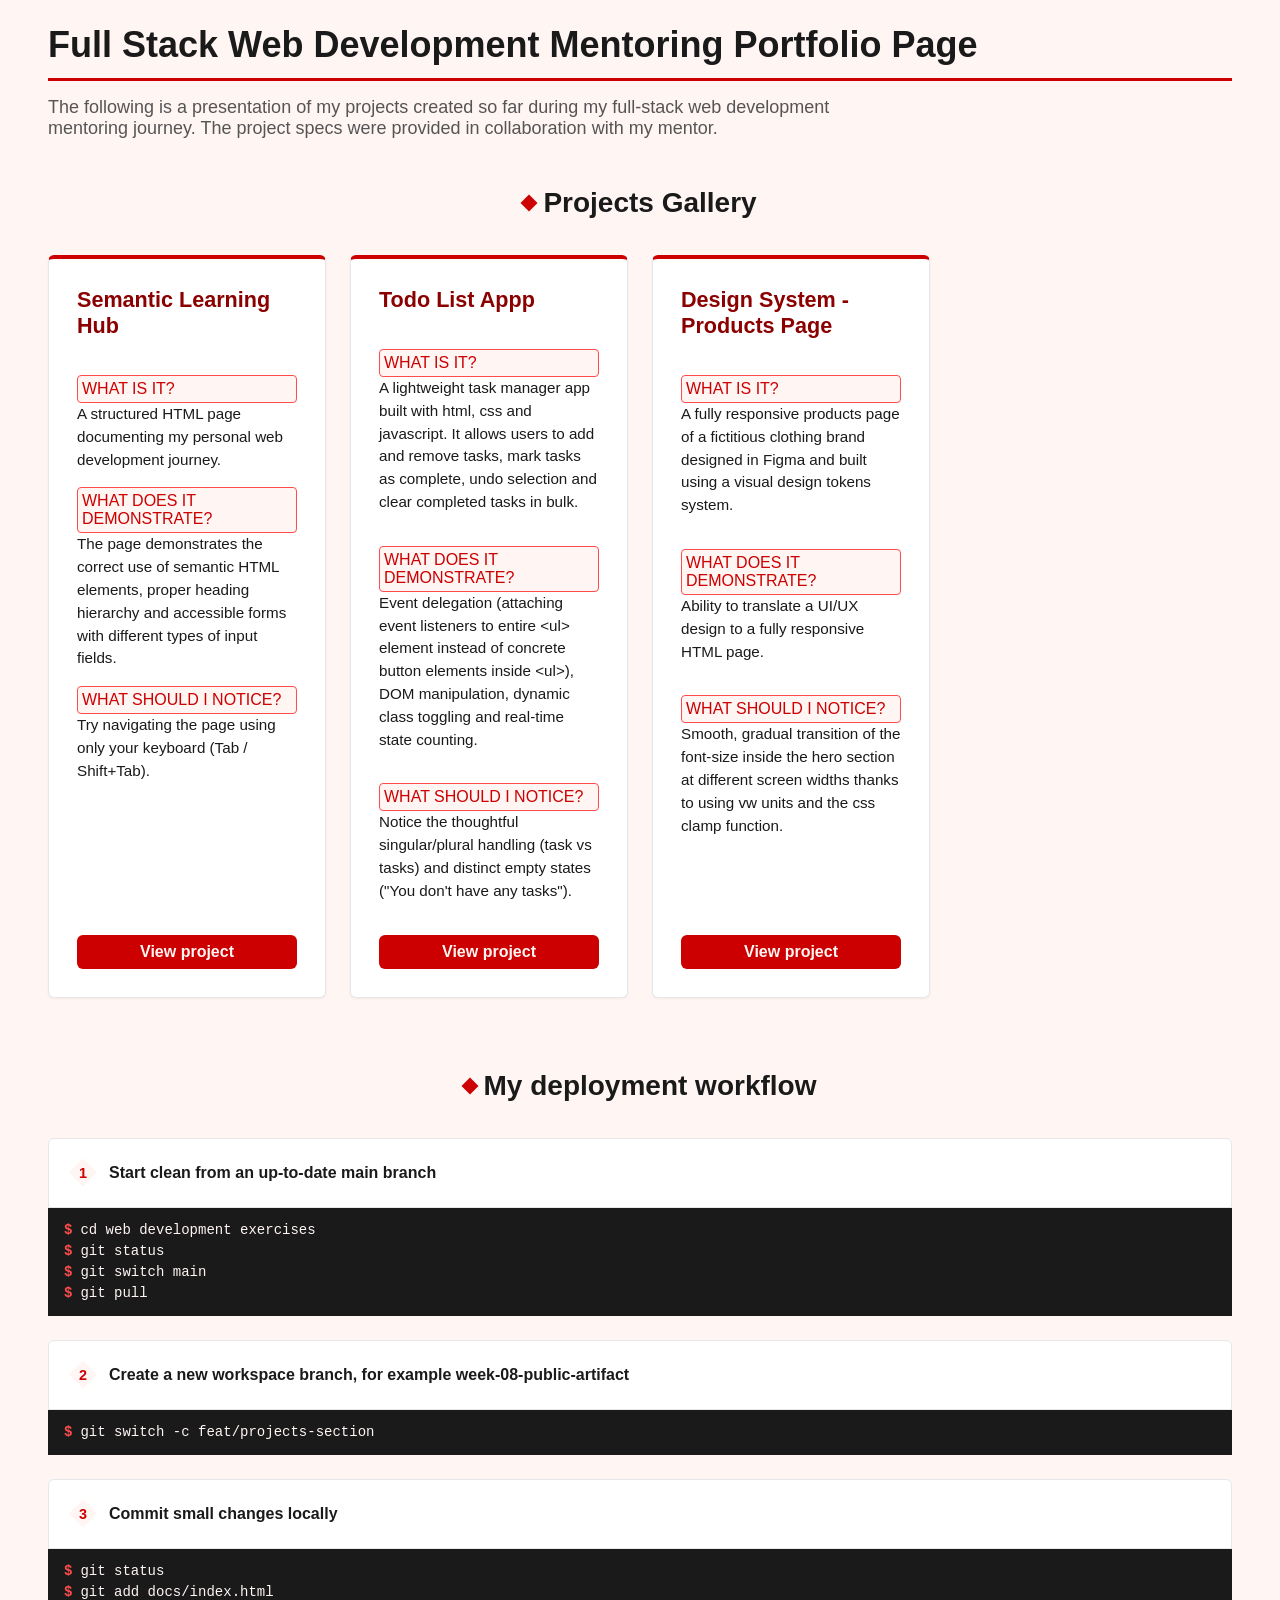
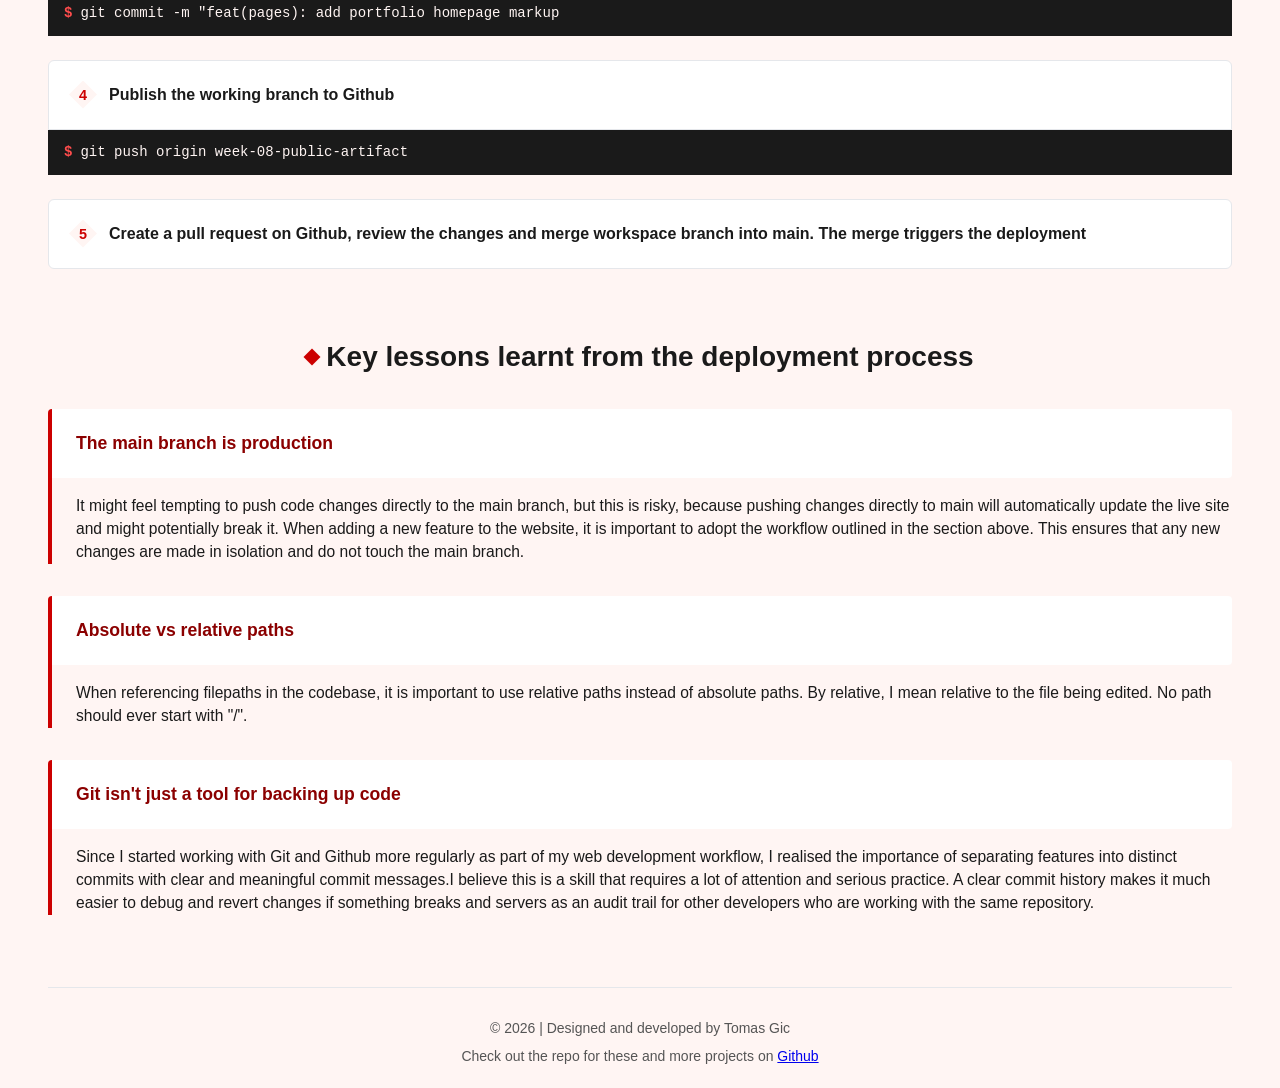
<file: docs/index.html>
<!DOCTYPE html>
<html lang="en">
<head>
    <meta charset="UTF-8">
    <meta name="viewport" content="width=device-width, initial-scale=1.0">
    <title>Full Stack Web Development Portfolio Page</title>
    <link rel="stylesheet" href="assets/css/styles.css">
</head>
<body>
    <h1>Full Stack Web Development Mentoring Portfolio Page</h1>
    <p class="intro">The following is a presentation of my projects created so far during my full-stack web development mentoring journey. The project specs were provided in collaboration with my mentor.</p>

    <section id="projects">
        <h2>Projects Gallery</h2>
        <div class="projects-grid">

            <!-- Project 1 - Semantic Learning Hub -->
            <article class="project-card">
                <h3>Semantic Learning Hub</h3>
                <div class="project-info">
                    <dl>
                        <dt>What is it?</dt>
                        <dd>A structured HTML page documenting my personal web development journey.</dd>
                    </dl>
                    <dl>
                        <dt>What does it demonstrate?</dt>
                        <dd>The page demonstrates the correct use of semantic HTML elements, proper heading hierarchy and accessible forms with different types of input fields.</dd>
                    </dl>
                    <dl>
                        <dt>What should I notice?</dt>
                        <dd>Try navigating the page using only your keyboard (Tab / Shift+Tab).</dd>
                    </dl>
                </div>
                <a href="projects/semantic-learning-hub/index.html" class="project-link" aria-label="View project: Semantic Learning Hub" target="_blank" rel="noopener noreferrer">View project</a>
            </article>

            <!-- Project 2 - Todo List App -->
             <article class="project-card">
                <h3>Todo List Appp</h3>

                <dl>
                    <dt>What is it?</dt>
                    <dd>A lightweight task manager app built with html, css and javascript. It allows users to add and remove tasks, mark tasks as complete, undo selection and clear completed tasks in bulk.</dd>
                </dl>

                <dl>
                    <dt>What does it demonstrate?</dt>
                    <dd>Event delegation (attaching event listeners to entire &ltul&gt element instead of concrete button elements inside &ltul&gt), DOM manipulation, dynamic class toggling and real-time state counting.</dd>
                </dl>
                
                <dl>
                    <dt>What should I notice?</dt>
                    <dd>Notice the thoughtful singular/plural handling (task vs tasks) and distinct empty states ("You don't have any tasks").</dd>
                </dl>
                <a href="projects/todo-list/index.html" class="project-link" aria-label="View project: Todo List App" target="_blank" rel="noopener noreferrer">View project</a>
            </article>

            <!-- Project 3 - Design System -->
             <article class="project-card">
                <h3>Design System - Products Page</h3>
                <dl>
                    <dt>What is it?</dt>
                    <dd>A fully responsive products page of a fictitious clothing brand designed in Figma and built using a visual design tokens system.</dd>
                </dl>

                <dl>
                    <dt>What does it demonstrate?</dt>
                    <dd>Ability to translate a UI/UX design to a fully responsive HTML page.</dd>
                </dl>

                <dl>
                    <dt>What should I notice?</dt>
                    <dd>Smooth, gradual transition of the font-size inside the hero section at different screen widths thanks to using vw units and the css clamp function.</dd>
                </dl>
                </dl>
                <a href="projects/design-system/index.html" class="project-link" aria-label="View project: Design System" target="_blank" rel="noopener noreferrer">View project</a>
            </article>
        </div>
    </section>

    <section id="process">
        <h2>My deployment workflow</h2>
        <ol>
            <li>Start clean from an up-to-date main branch</li>
            <ul>
                <li>cd web development exercises</li>
                <li>git status</li>
                <li>git switch main</li>
                <li>git pull</li>
            </ul>
            <li>Create a new workspace branch, for example week-08-public-artifact</li>
            <ul>
                <li>git switch -c feat/projects-section</li>
            </ul>
            <li>Commit small changes locally</li>
            <ul>
                <li>git status</li>
                <li>git add docs/index.html</li>
                <li>git commit -m "feat(pages): add portfolio homepage markup</li>
            </ul>
            <li>Publish the working branch to Github</li>
            <ul>
                <li>git push origin week-08-public-artifact</li>
            </ul>
            <li>Create a pull request on Github, review the changes and merge workspace branch into main. The merge triggers the deployment</li>
        </ol>
    </section>

    <section id="notes">
        <h2>Key lessons learnt from the deployment process</h2>

        <dl class="lessons-list">
            <div class="lesson-wrapper">
                <dt>The main branch is production</dt>
                <dd>It might feel tempting to push code changes directly to the main branch, but this is risky, because pushing changes directly to main will automatically update the live site and might potentially break it. When adding a new feature to the website, it is important to adopt the workflow outlined in the section above. This ensures that any new changes are made in isolation and do not touch the main branch.</dd>
            </div>

            <div class="lesson-wrapper">
                <dt>Absolute vs relative paths</dt>
                <dd>When referencing filepaths in the codebase, it is important to use relative paths instead of absolute paths. By relative, I mean relative to the file being edited. No path should ever start with "/". </dd>
            </div>

            <div class="lesson-wrapper">
                <dt>Git isn't just a tool for backing up code</dt>
                <dd>Since I started working with Git and Github more regularly as part of my web development workflow, I realised the importance of separating features into distinct commits with clear and meaningful commit messages.I believe this is a skill that requires a lot of attention and serious practice. A clear commit history makes it much easier to debug and revert changes if something breaks and servers as an audit trail for other developers who are working with the same repository.</dd>
            </div>

        </dl>
    </section>

    <footer>
        <p>&copy; 2026 | Designed and developed by Tomas Gic</p>
        <p>Check out the repo for these and more projects on
            <a href="https://github.com/TomasGic/web-development-exercises" target="_blank" rel="noopener noreferrer">Github</a>
        </p>
    </footer>
</body>
</html>
</file>
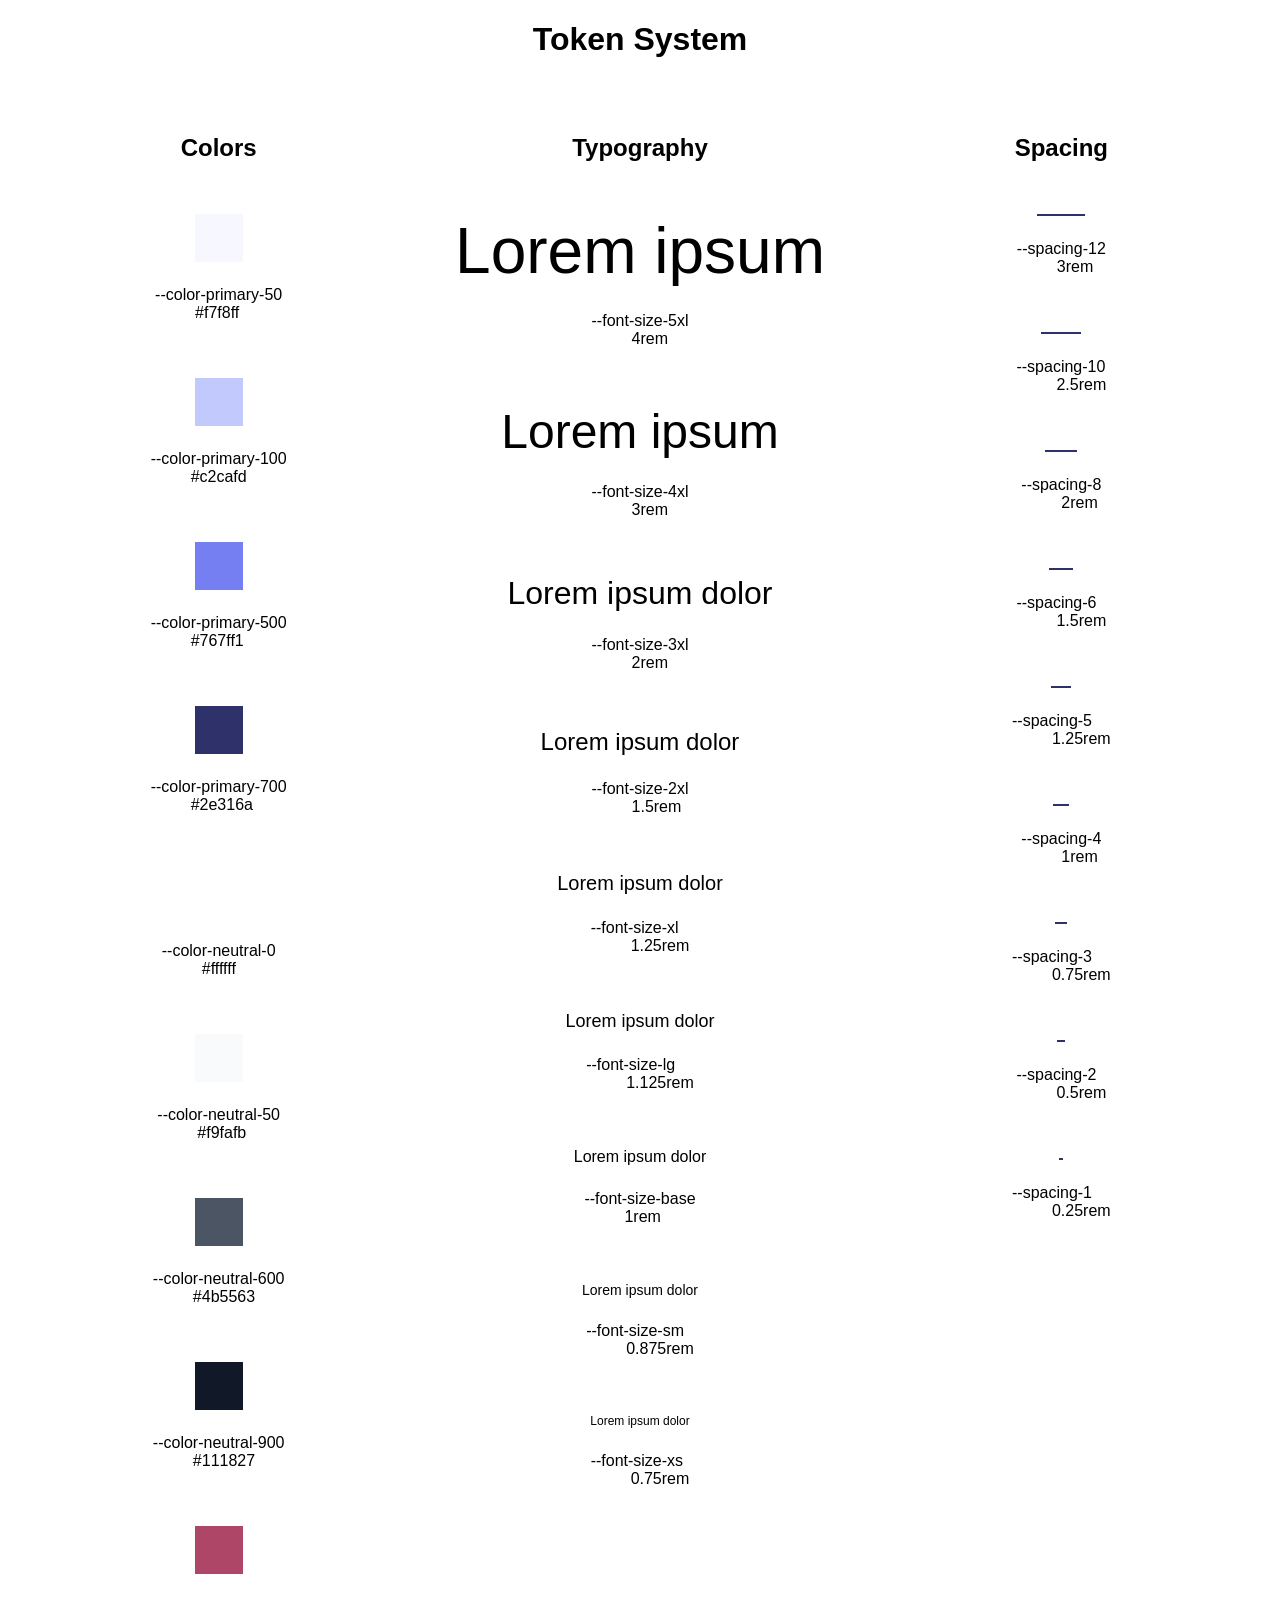
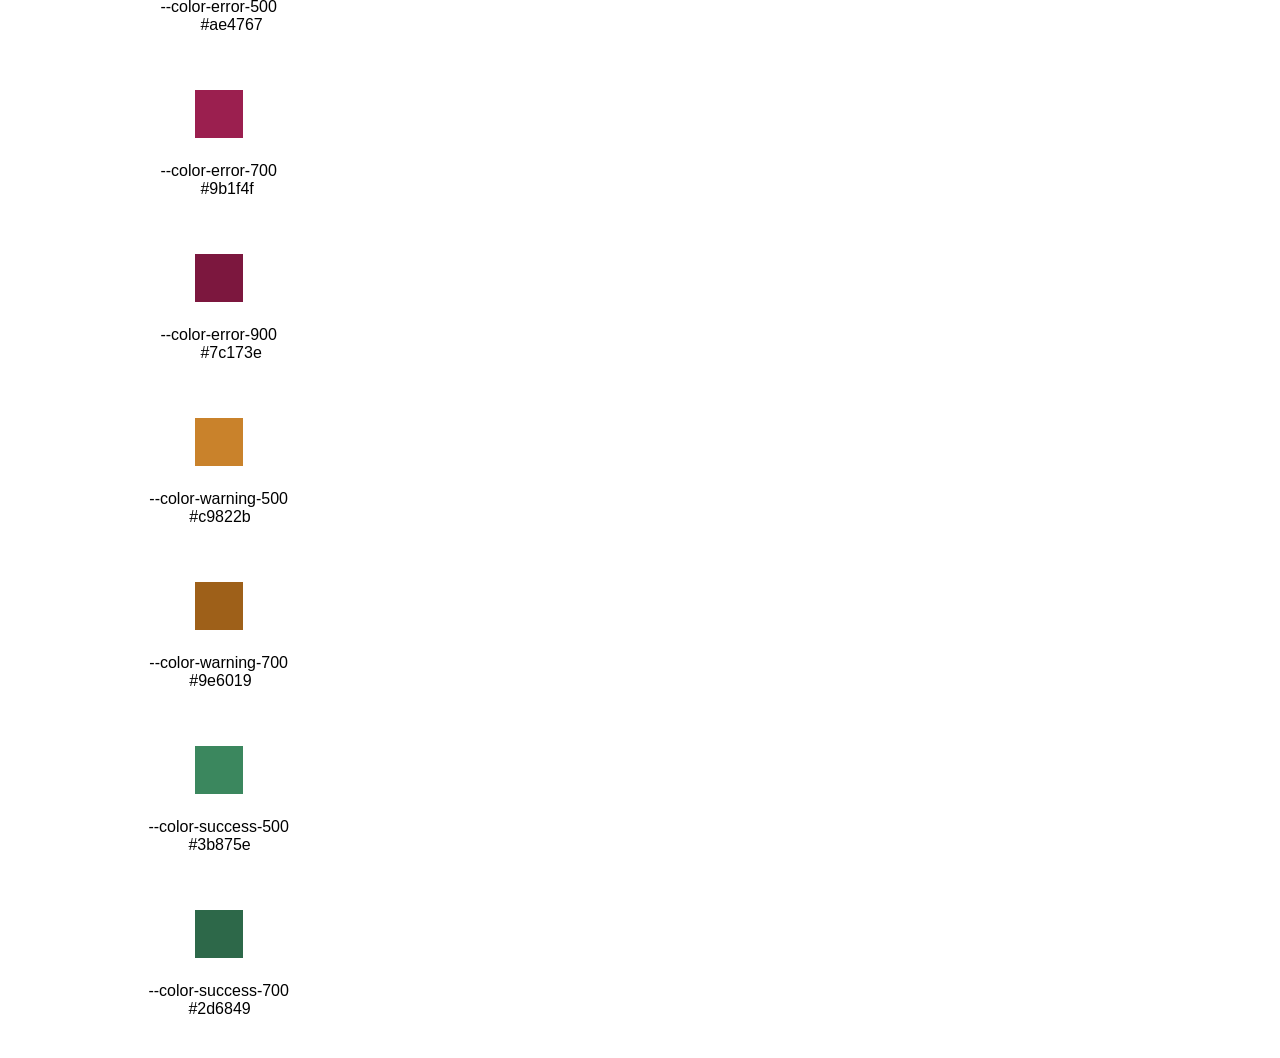
<file: design-system/01-tokens/index.html>
<!DOCTYPE html>
<html lang="en">
<head>
    <meta charset="UTF-8">
    <meta name="viewport" content="width=device-width, initial-scale=1.0">
    <title>Design Tokens</title>
    <link rel="stylesheet" href="tokens.css">
    <link rel="stylesheet" href="styles.css">
</head>
<body>

    <main>
        <h1>Token System</h1>
        <div class="token-grid">
            <section id="colors">
                <h2>Colors</h2>
                <article class="token-card" data-token="--color-primary-50">
                    <div class="color-swatch"></div>
                    <dl class="token-label">
                        <dt class="var-name"></dt>
                        <dd class="var-value"></dd>
                    </dl>
                </article>
                <article class="token-card" data-token="--color-primary-100">
                    <div class="color-swatch"></div>
                    <dl class="token-label">
                        <dt class="var-name"></dt>
                        <dd class="var-value"></dd>
                    </dl>
                </article>
                <article class="token-card" data-token="--color-primary-500">
                    <div class="color-swatch"></div>
                    <dl class="token-label">
                        <dt class="var-name"></dt>
                        <dd class="var-value"></dd>
                    </dl>
                </article>
                <article class="token-card" data-token="--color-primary-700">
                    <div class="color-swatch"></div>
                    <dl class="token-label">
                        <dt class="var-name"></dt>
                        <dd class="var-value"></dd>
                    </dl>
                </article>
                <article class="token-card" data-token="--color-neutral-0">
                    <div class="color-swatch"></div>
                    <dl class="token-label">
                        <dt class="var-name"></dt>
                        <dd class="var-value"></dd>
                    </dl>
                </article>
                <article class="token-card" data-token="--color-neutral-50">
                    <div class="color-swatch"></div>
                    <dl class="token-label">
                        <dt class="var-name"></dt>
                        <dd class="var-value"></dd>
                    </dl>
                </article>
                <article class="token-card" data-token="--color-neutral-600">
                    <div class="color-swatch"></div>
                    <dl class="token-label">
                        <dt class="var-name"></dt>
                        <dd class="var-value"></dd>
                    </dl>
                </article>
                <article class="token-card" data-token="--color-neutral-900">
                    <div class="color-swatch"></div>
                    <dl class="token-label">
                        <dt class="var-name"></dt>
                        <dd class="var-value"></dd>
                    </dl>
                </article>
                <article class="token-card" data-token="--color-error-500">
                    <div class="color-swatch"></div>
                    <dl class="token-label">
                        <dt class="var-name"></dt>
                        <dd class="var-value"></dd>
                    </dl>
                </article>
                <article class="token-card" data-token="--color-error-700">
                    <div class="color-swatch"></div>
                    <dl class="token-label">
                        <dt class="var-name"></dt>
                        <dd class="var-value"></dd>
                    </dl>
                </article>
                <article class="token-card" data-token="--color-error-900">
                    <div class="color-swatch"></div>
                    <dl class="token-label">
                        <dt class="var-name"></dt>
                        <dd class="var-value"></dd>
                    </dl>
                </article>
                <article class="token-card" data-token="--color-warning-500">
                    <div class="color-swatch"></div>
                    <dl class="token-label">
                        <dt class="var-name"></dt>
                        <dd class="var-value"></dd>
                    </dl>
                </article>
                <article class="token-card" data-token="--color-warning-700">
                    <div class="color-swatch"></div>
                    <dl class="token-label">
                        <dt class="var-name"></dt>
                        <dd class="var-value"></dd>
                    </dl>
                </article>
                <article class="token-card" data-token="--color-success-500">
                    <div class="color-swatch"></div>
                    <dl class="token-label">
                        <dt class="var-name"></dt>
                        <dd class="var-value"></dd>
                    </dl>
                </article>
                <article class="token-card" data-token="--color-success-700">
                    <div class="color-swatch"></div>
                    <dl class="token-label">
                        <dt class="var-name"></dt>
                        <dd class="var-value"></dd>
                    </dl>
                </article>
            </section>
            <section id="typography">
                <h2>Typography</h2>
                <article class="token-card" data-token="--font-size-5xl">
                    <div class="font-sample">Lorem ipsum</div>
                    <dl class="token-label">
                        <dt class="var-name"></dt>
                        <dd class="var-value"></dd>
                    </dl>
                </article>
                <article class="token-card" data-token="--font-size-4xl">
                    <div class="font-sample">Lorem ipsum</div>
                    <dl class="token-label">
                        <dt class="var-name"></dt>
                        <dd class="var-value"></dd>
                    </dl>
                </article>
                <article class="token-card" data-token="--font-size-3xl">
                    <div class="font-sample">Lorem ipsum dolor</div>
                    <dl class="token-label">
                        <dt class="var-name"></dt>
                        <dd class="var-value"></dd>
                    </dl>
                </article>
                <article class="token-card" data-token="--font-size-2xl">
                    <div class="font-sample">Lorem ipsum dolor</div>
                    <dl class="token-label">
                        <dt class="var-name"></dt>
                        <dd class="var-value"></dd>
                    </dl>
                </article>
                <article class="token-card" data-token="--font-size-xl">
                    <div class="font-sample">Lorem ipsum dolor</div>
                    <dl class="token-label">
                        <dt class="var-name"></dt>
                        <dd class="var-value"></dd>
                    </dl>
                </article>
                <article class="token-card" data-token="--font-size-lg">
                    <div class="font-sample">Lorem ipsum dolor</div>
                    <dl class="token-label">
                        <dt class="var-name"></dt>
                        <dd class="var-value"></dd>
                    </dl>
                </article>
                <article class="token-card" data-token="--font-size-base">
                    <div class="font-sample">Lorem ipsum dolor</div>
                    <dl class="token-label">
                        <dt class="var-name"></dt>
                        <dd class="var-value"></dd>
                    </dl>
                </article>
                <article class="token-card" data-token="--font-size-sm">
                    <div class="font-sample">Lorem ipsum dolor</div>
                    <dl class="token-label">
                        <dt class="var-name"></dt>
                        <dd class="var-value"></dd>
                    </dl>
                </article>
                <article class="token-card" data-token="--font-size-xs">
                    <div class="font-sample">Lorem ipsum dolor</div>
                    <dl class="token-label">
                        <dt class="var-name"></dt>
                        <dd class="var-value"></dd>
                    </dl>
                </article>
            </section>
            <section id="spacing">
                <h2>Spacing</h2>
                <article class="token-card" data-token="--spacing-12">
                    <div class="spacing-bar" style="width: var(--spacing-12)"></div>
                    <dl class="token-label">
                        <dt class="var-name"></dt>
                        <dd class="var-value"></dd>
                    </dl>
                </article>
                <article class="token-card" data-token="--spacing-10">
                    <div class="spacing-bar" style="width: var(--spacing-10)"></div>
                    <dl class="token-label">
                        <dt class="var-name"></dt>
                        <dd class="var-value"></dd>
                    </dl>
                </article>
                <article class="token-card" data-token="--spacing-8">
                    <div class="spacing-bar" style="width: var(--spacing-8)"></div>
                    <dl class="token-label">
                        <dt class="var-name"></dt>
                        <dd class="var-value"></dd>
                    </dl>
                </article>
                <article class="token-card" data-token="--spacing-6">
                    <div class="spacing-bar" style="width: var(--spacing-6)"></div>
                    <dl class="token-label">
                        <dt class="var-name"></dt>
                        <dd class="var-value"></dd>
                    </dl>
                </article>
                <article class="token-card" data-token="--spacing-5">
                    <div class="spacing-bar" style="width: var(--spacing-5)"></div>
                    <dl class="token-label">
                        <dt class="var-name"></dt>
                        <dd class="var-value"></dd>
                    </dl>
                </article>
                <article class="token-card" data-token="--spacing-4">
                    <div class="spacing-bar" style="width: var(--spacing-4)"></div>
                    <dl class="token-label">
                        <dt class="var-name"></dt>
                        <dd class="var-value"></dd>
                    </dl>
                </article>
                <article class="token-card" data-token="--spacing-3">
                    <div class="spacing-bar" style="width: var(--spacing-3)"></div>
                    <dl class="token-label">
                        <dt class="var-name"></dt>
                        <dd class="var-value"></dd>
                    </dl>
                </article>
                <article class="token-card" data-token="--spacing-2">
                    <div class="spacing-bar" style="width: var(--spacing-2)"></div>
                    <dl class="token-label">
                        <dt class="var-name"></dt>
                        <dd class="var-value"></dd>
                    </dl>
                </article>
                <article class="token-card" data-token="--spacing-1">
                    <div class="spacing-bar" style="width: var(--spacing-1)"></div>
                    <dl class="token-label">
                        <dt class="var-name"></dt>
                        <dd class="var-value"></dd>
                    </dl>
                </article>
            </section>
        </div>
    </main>
    
    <script src="main.js"></script>
</body>
</html>
</file>
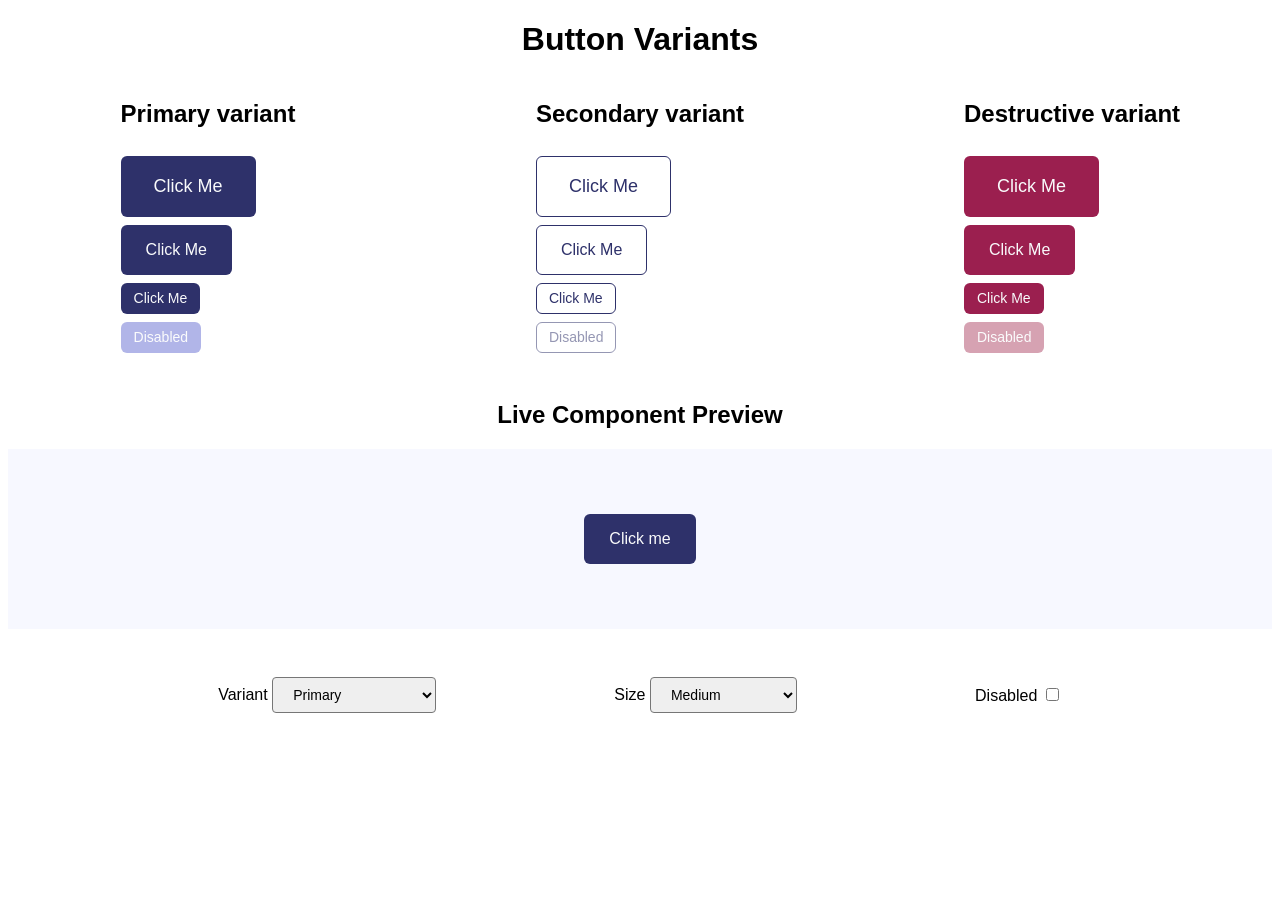
<file: design-system/02-component/index.html>
<!DOCTYPE html>
<html lang="en">
<head>
    <meta charset="UTF-8">
    <meta name="viewport" content="width=device-width, initial-scale=1.0">
    <title>Button component</title>
    <link rel="stylesheet" href="button.css">
    <link rel="stylesheet" href="demo.css">
    <link rel="stylesheet" href="../01-tokens/tokens.css">
</head>
<body>
    <main>
        <h1 class="align-center">Button Variants</h1>
        <div class="btn-grid">
            <div class="btn-column">
                <h2>Primary variant</h2>
                <button class="btn btn--primary btn--lg" type="button">Click Me</button>
                <button class="btn btn--primary btn--md" type="button">Click Me</button>
                <button class="btn btn--primary btn--sm" type="button">Click Me</button>
                <button class="btn btn--primary btn--sm" disabled type="button">Disabled</button>
            </div>
            <div class="btn-column">
                <h2>Secondary variant</h2>
                <button class="btn btn--secondary btn--lg" type="button">Click Me</button>
                <button class="btn btn--secondary btn--md" type="button">Click Me</button>
                <button class="btn btn--secondary btn--sm" type="button">Click Me</button>
                <button class="btn btn--secondary btn--sm" disabled type="button">Disabled</button>
            </div>
            <div class="btn-column">
                <h2>Destructive variant</h2>
                <button class="btn btn--destructive btn--lg" type="button">Click Me</button>
                <button class="btn btn--destructive btn--md" type="button">Click Me</button>
                <button class="btn btn--destructive btn--sm" type="button">Click Me</button>
                <button class="btn btn--destructive btn--sm" disabled type="button">Disabled</button>
            </div>
        </div>
        <section id="preview">
            <h2 class="align-center">Live Component Preview</h2>
            <div class="preview-btn-container align-center">
                <button id="preview-btn" class="btn btn--primary btn--md" type="button">Click me</button>
            </div>
            <div class="preview-controls">
                <div class="select-group">
                    <label for="variant-select">Variant</label>
                    <select name="variants" id="variant-select">
                        <option value="">Choose a variant:</option>
                        <option value="primary" selected>Primary</option>
                        <option value="secondary">Secondary</option>
                        <option value="destructive">Destructive</option>
                    </select>
                </div>
                <div class="select-group">
                    <label for="size-select">Size</label>
                    <select name="sizes" id="size-select">
                        <option value="">Choose a size:</option>
                        <option value="sm">Small</option>
                        <option value="md" selected>Medium</option>
                        <option value="lg">Large</option>
                    </select>
                </div>
                <div class="checkbox-group">
                    <label for="disabled-toggle">Disabled</label>
                    <input type="checkbox" id="disabled-toggle">
                </div>
            </div>
        </section>
    </main>
    <script src="button.js"></script>
</body>
</html>
</file>
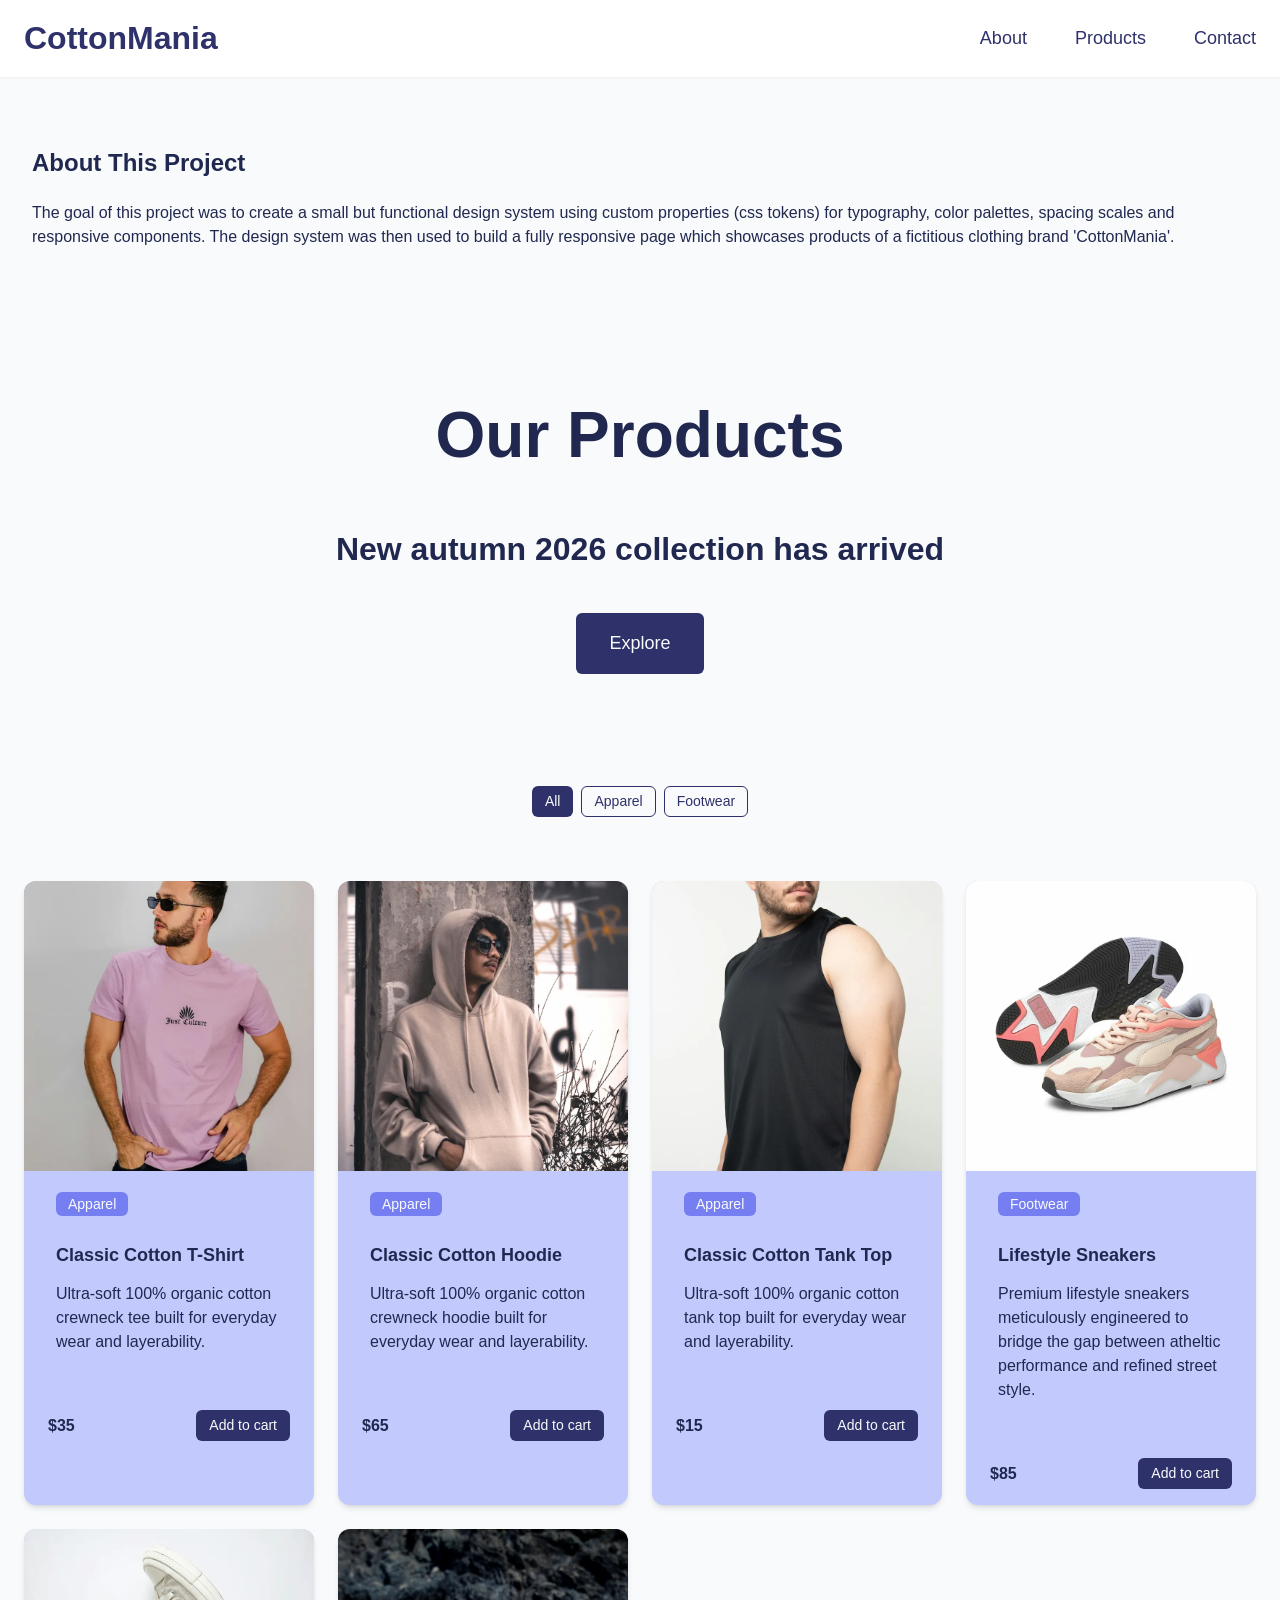
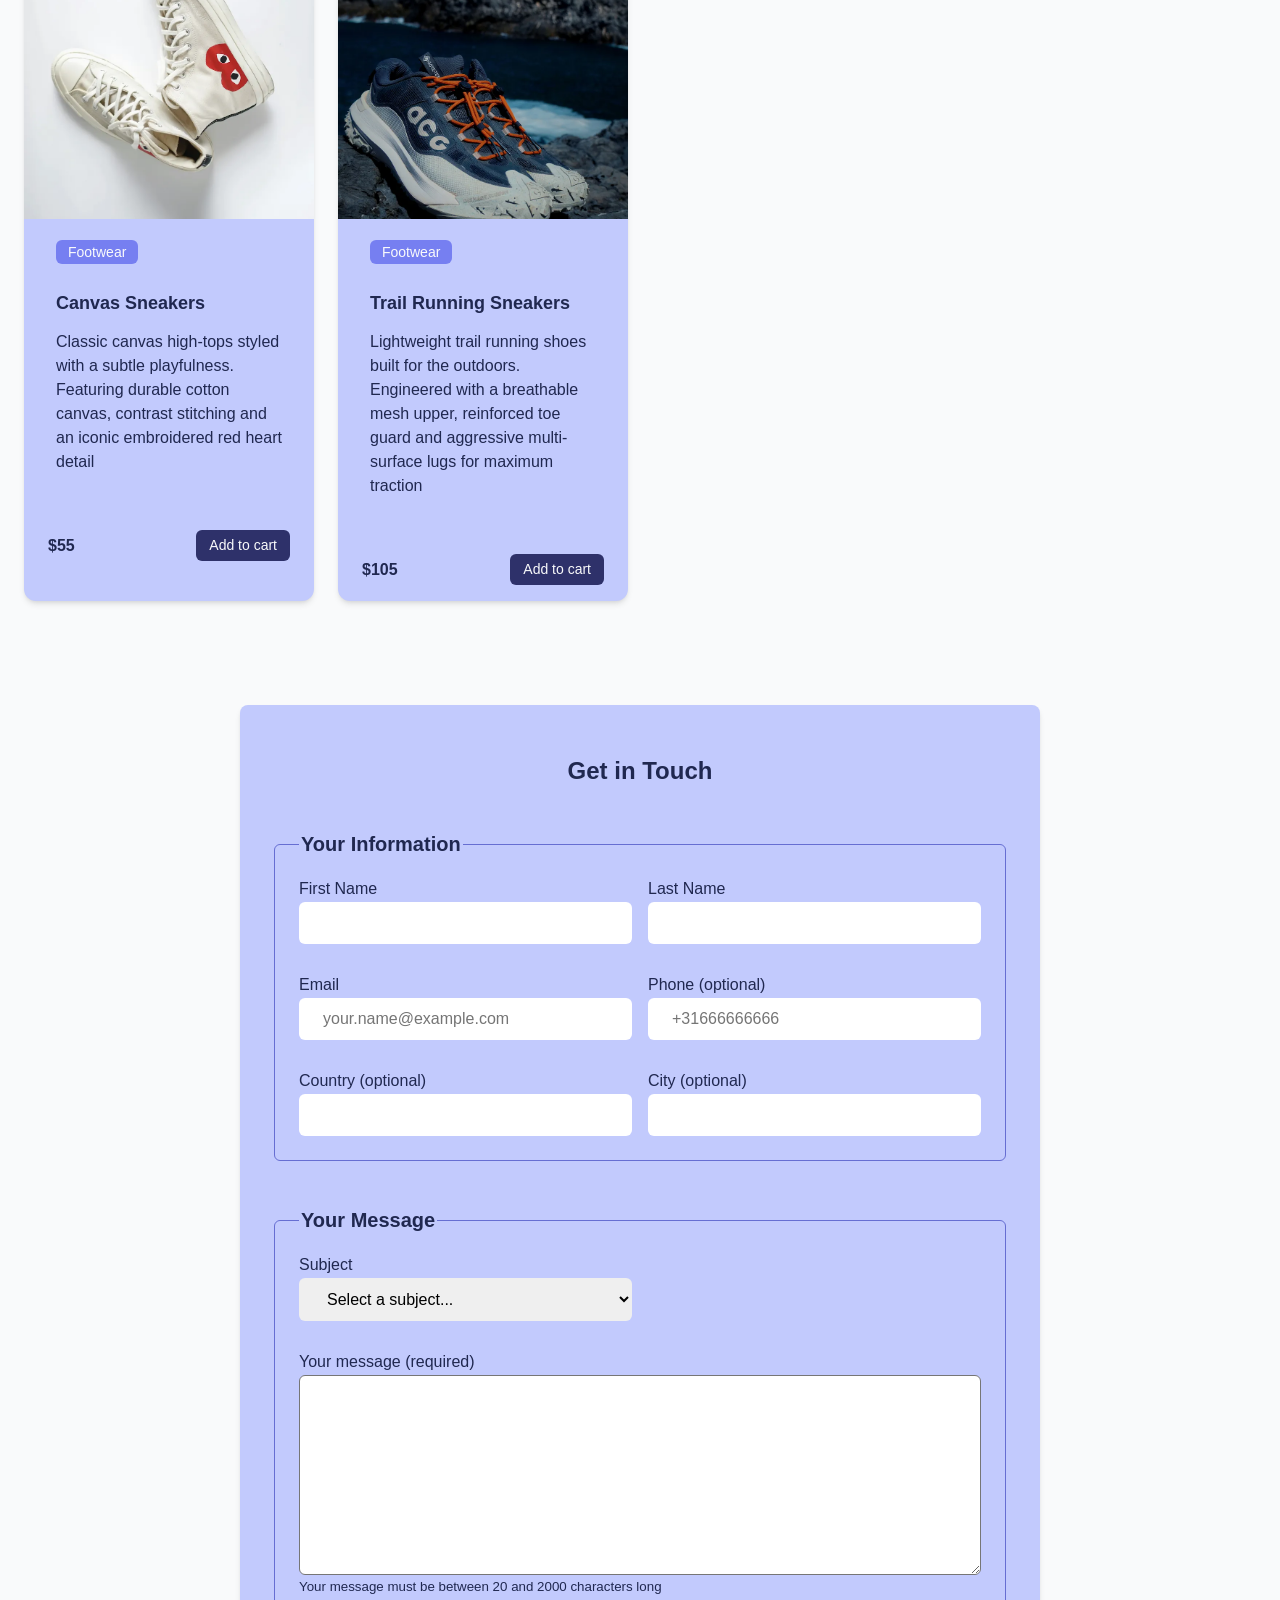
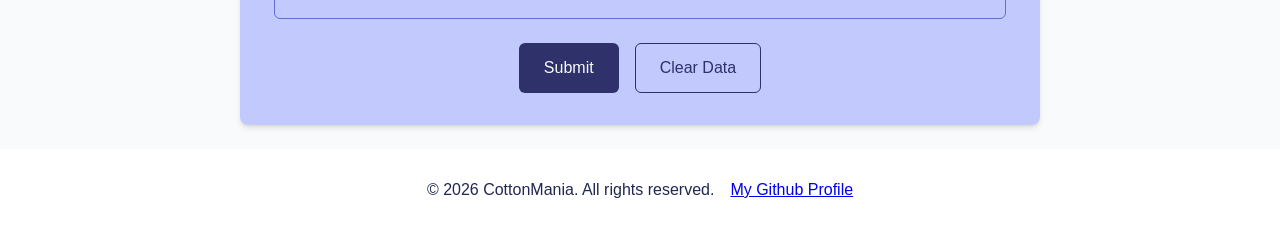
<file: design-system/03-page-from-figma/index.html>
<!DOCTYPE html>
<html lang="en">
<head>
    <meta charset="UTF-8">
    <meta name="viewport" content="width=device-width, initial-scale=1.0">
    <title>CottonMania: Products Page</title>
    <link rel="stylesheet" href="page.css">
</head>
<body>
    <header>
        <a href="index.html" class="logo">CottonMania</a>

        <nav aria-label="Main navigation">
            <ul>
                <li><a href="#about" class="nav-link">About</a></li>
                <li><a href="#products" class="nav-link">Products</a></li>
                <li><a href="#contact" class="nav-link">Contact</a></li>
            </ul>
        </nav>
        <button id="menu-btn" aria-label="toggle navigation menu" aria-expanded="false">
            <span class="menu-bar"></span>
            <span class="menu-bar"></span>
            <span class="menu-bar"></span>
        </button>
    </header>
    <main>
        <!-- About the Project section -->
        <section id="about">
            <div class="about-container">
                <h2 class="about-heading">About This Project</h2>
                <p>The goal of this project was to create a small but functional design system using custom properties (css tokens) for typography, color palettes, spacing scales and responsive components. The design system was then used to build a fully responsive page which showcases products of a fictitious clothing brand 'CottonMania'.</p>
            </div>
        </section>

        <section id="hero">
            <div class="hero-text">
                <h1 class="hero-heading">Our Products</h1>
                <p class="hero-subheading">New autumn 2026 collection has arrived</p>
                <a href="#products" class="btn btn--primary btn--lg">Explore</a>
            </div>
        </section>

        <section id="products" aria-labelledby="products-heading">
            <h2 id="products-heading "class="visually-hidden">Product catalogue</h2>
            <div class="filter-row">
                <button data-filter="all" class="btn btn--primary btn--sm  filter-btn">All</button>
                <button data-filter="apparel" class="btn btn--secondary btn--sm filter-btn">Apparel</button>
                <button data-filter="footwear" class="btn btn--secondary btn--sm filter-btn">Footwear</button>
            </div>
            <div class="product-grid">

                <!-- Product card -->
                <article class="product-card" data-category="apparel">
                    <div class="img-container">
                        <img src="images/t-shirt.webp" alt="Classic pink cotton T-Shirt, front view" width="800", height="1200" loading="lazy">
                    </div>
                    
                    <div class="product-details">
                        <span class="category-label">Apparel</span>
                        <h3 class="product-name">Classic Cotton T-Shirt</h3>
                        <p class="product-desc">Ultra-soft 100% organic cotton crewneck tee 
                        built for everyday wear and layerability.</p>
                    </div>
                    <footer class="card-footer">
                        <span class="card-price">$35</span>
                        <button type="button" class="btn btn--primary btn--sm">Add to cart</button>
                    </footer>
                </article>

                <article class="product-card" data-category="apparel">
                    <div class="img-container">
                        <img src="images/hoodie.webp" alt="Classic beige cotton hoodie, front view" width="800" height="1200" loading="lazy">
                    </div>
                    
                    <div class="product-details">
                        <span class="category-label">Apparel</span>
                        <h3 class="product-name">Classic Cotton Hoodie</h3>
                        <p class="product-desc">Ultra-soft 100% organic cotton crewneck hoodie 
                        built for everyday wear and layerability.</p>
                    </div>
                    <footer class="card-footer">
                        <span class="card-price">$65</span>
                        <button type="button" class="btn btn--primary btn--sm">Add to cart</button>
                    </footer>
                </article>

                
                <article class="product-card" data-category="apparel">
                    <div class="img-container">
                        <img src="images/tank_top.webp" alt="Classic black cotton tank top, front view" width="800" height="1200" loading="lazy">
                    </div>
                    
                    <div class="product-details">
                        <span class="category-label">Apparel</span>
                        <h3 class="product-name">Classic Cotton Tank Top</h3>
                        <p class="product-desc">Ultra-soft 100% organic cotton tank top built for everyday wear and layerability.</p>
                    </div>
                    <footer class="card-footer">
                        <span class="card-price">$15</span>
                        <button type="button" class="btn btn--primary btn--sm">Add to cart</button>
                    </footer>
                </article>

                <article class="product-card" data-category="footwear">
                    <div class="img-container">
                        <img src="images/lifestyle_sneakers.webp" alt="Pair of lifestyle sneakers in white with beige, pink and light brown patterns" width="800" height="1200" loading="lazy">
                    </div>
                    
                    <div class="product-details">
                        <span class="category-label">Footwear</span>
                        <h3 class="product-name">Lifestyle Sneakers</h3>
                        <p class="product-desc">Premium lifestyle sneakers meticulously engineered 
                        to bridge the gap between atheltic performance and refined street style.</p>
                    </div>
                    <footer class="card-footer">
                        <span class="card-price">$85</span>
                        <button type="button" class="btn btn--primary btn--sm">Add to cart</button>
                    </footer>
                </article>

                <article class="product-card" data-category="footwear">
                    <div class="img-container">
                        <img src="images/canvas_sneakers.webp" alt="Pair of white high-top canvas sneakers with an embroidered red heart pattern" width="800" height="1200" loading="lazy">
                    </div>
                    
                    <div class="product-details">
                        <span class="category-label">Footwear</span>
                        <h3 class="product-name">Canvas Sneakers</h3>
                        <p class="product-desc">Classic canvas high-tops styled with a subtle playfulness.
                        Featuring durable cotton canvas, contrast stitching and an iconic embroidered red heart detail</p>
                    </div>
                    <footer class="card-footer">
                        <span class="card-price">$55</span>
                        <button type="button" class="btn btn--primary btn--sm">Add to cart</button>
                    </footer>
                </article>

                <article class="product-card" data-category="footwear">
                    <div class="img-container">
                        <img src="images/trail_running_shoes.webp" alt="Pair of white-blue trail running shoes against a stone rock backdrop" width="800" height="1200" loading="lazy">
                    </div>
                    
                    <div class="product-details">
                        <span class="category-label">Footwear</span>
                        <h3 class="product-name">Trail Running Sneakers</h3>
                        <p class="product-desc">Lightweight trail running shoes built for the outdoors. Engineered with a breathable mesh upper, reinforced toe guard and aggressive multi-surface lugs for maximum traction</p>
                    </div>
                    <footer class="card-footer">
                        <span class="card-price">$105</span>
                        <button type="button" class="btn btn--primary btn--sm">Add to cart</button>
                    </footer>
                </article>
            </div>
        </section>

        <!-- Contact section -->
         <section id="contact">
            <div class="form-container">
                <h2 class="contact-heading">Get in Touch</h2>

                <form action="#" method="POST">
                    <fieldset>
                        <legend>Your Information</legend>
                        <div class="label-input-wrapper">
                            <label for="first-name">First Name</label>
                            <input type="text" id="first-name" name="first-name" required>
                        </div>

                        <div class="label-input-wrapper">
                            <label for="last-name">Last Name</label>
                            <input type="text" id="last-name" name="last-name" required>
                        </div>

                        <div class="label-input-wrapper">
                            <label for="email">Email</label>
                            <input type="email" id="email" name="email" placeholder="your.name@example.com" required>
                        </div>

                        <div class="label-input-wrapper">
                            <label for="phone">Phone (optional)</label>
                            <input type="tel" id="phone" name="phone" pattern="\+[1-9]\d{1,14}" placeholder="+31666666666">
                        </div>

                        <div class="label-input-wrapper">
                            <label for="country">Country (optional)</label>
                            <input type="text" id="country" name="country">
                        </div>

                        <div class="label-input-wrapper">
                            <label for="city">City (optional)</label>
                            <input type="text" id="city" name="city">
                        </div>
                    </fieldset>

                    <fieldset>
                        <legend>Your Message</legend>

                        <div class="label-input-wrapper">
                            <label for="subject">Subject</label>
                            <select name="subject" id="subject" required>
                                <option value="" selected disabled>Select a subject...</option>
                                <option value="mentoring">Mentoring</option>
                                <option value="collaboration">Collaboration</option>
                                <option value="feedback">Feedback</option>
                                <option value="question">Question</option>
                                <option value="other">Other</option>
                            </select>
                        </div>
                        
                        <div class="label-input-wrapper span-2">
                            <label for="message">Your message (required)</label>
                            <textarea name="message" id="message" minlength="20" maxlength="2000" rows="6" aria-describedby="message-limit" required></textarea>
                            <small id="message-limit">Your message must be between 20 and 2000 characters long</small>
                        </div>
                    </fieldset>

                    <div class="btn-container">
                        <button type="submit" class="btn btn--primary btn--md">Submit</button>
                        <button type="reset" class="btn btn--secondary btn--md">Clear Data</button>
                    </div>
                </form>
            </div>
         </section>
    
    </main>
    <footer class="page-footer">
        <div class="footer-container">
            <p>&copy; 2026 CottonMania. All rights reserved.</p>
            <a href="https://github.com/TomasGic" target="_blank" rel="noopener noreferrer">My Github Profile
            </a>
        </div>
    </footer>
    <script src="page.js" defer></script>
</body>
</html>
</file>
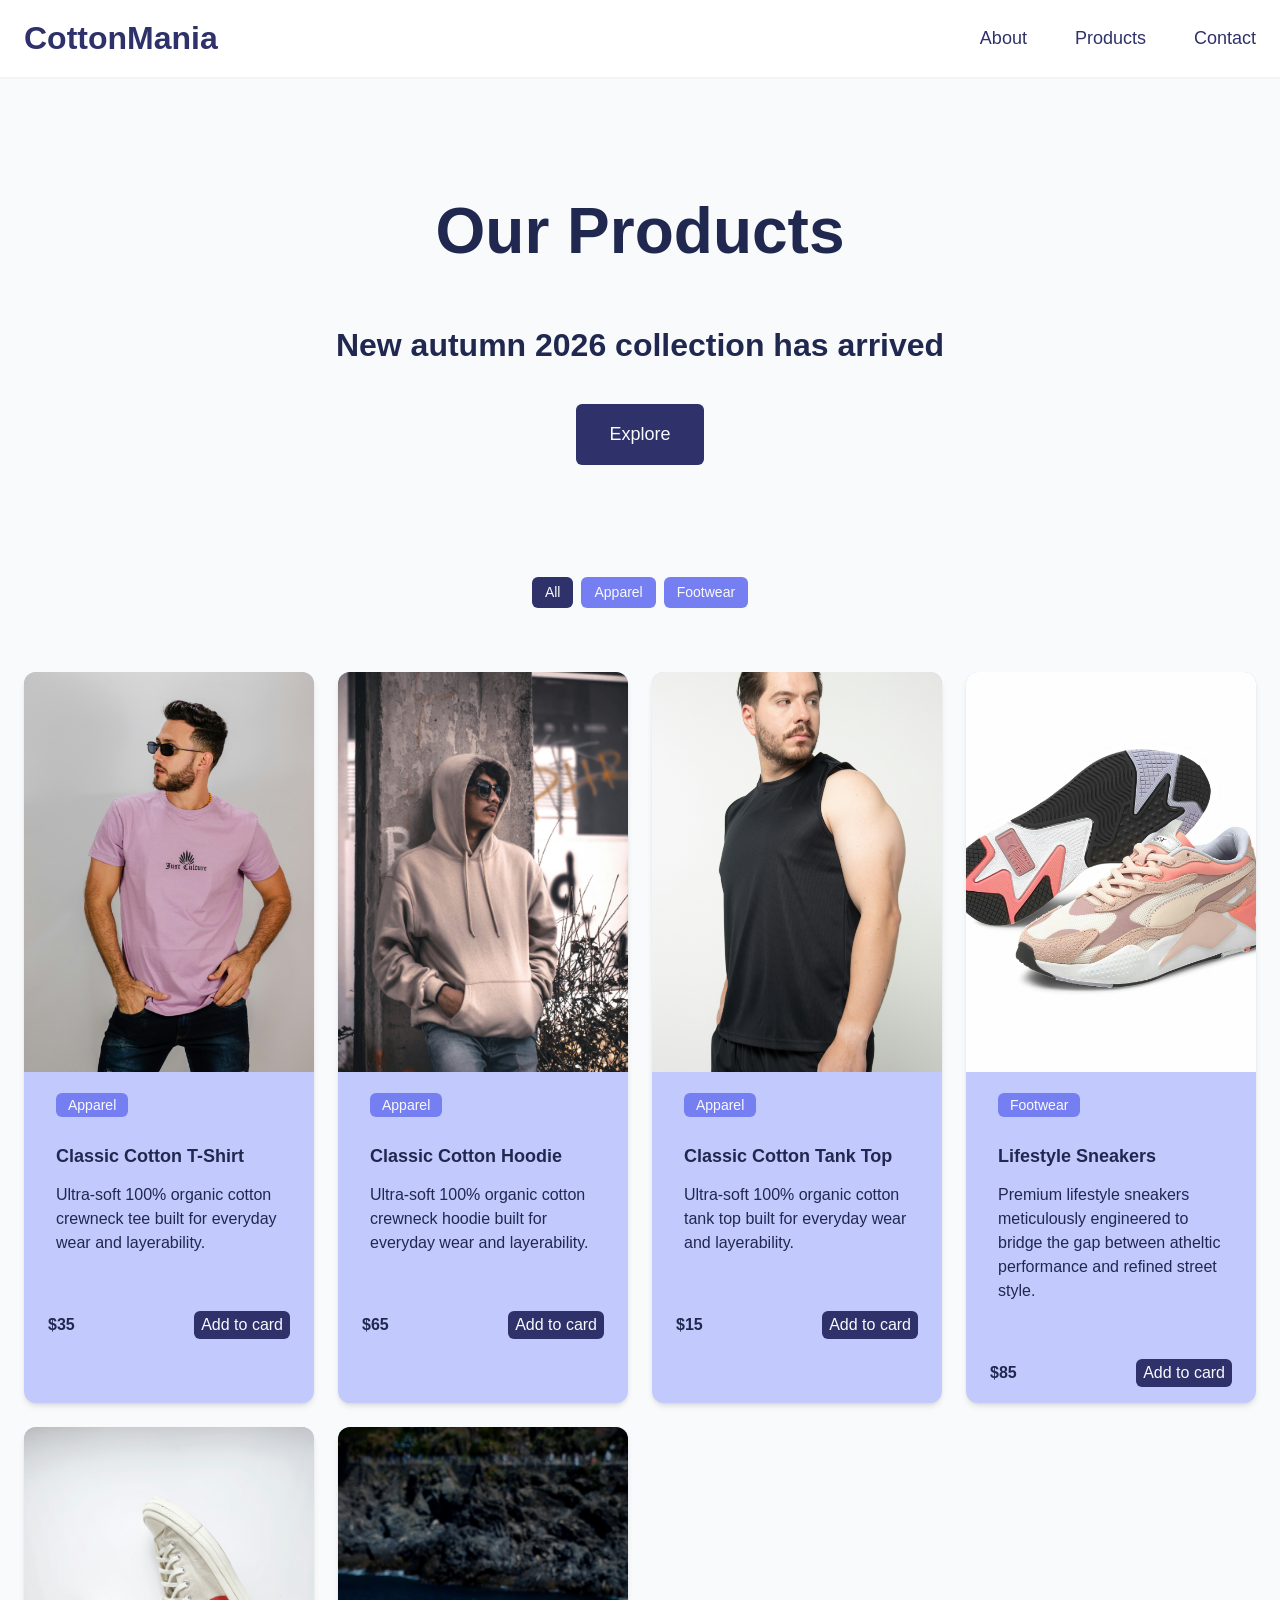
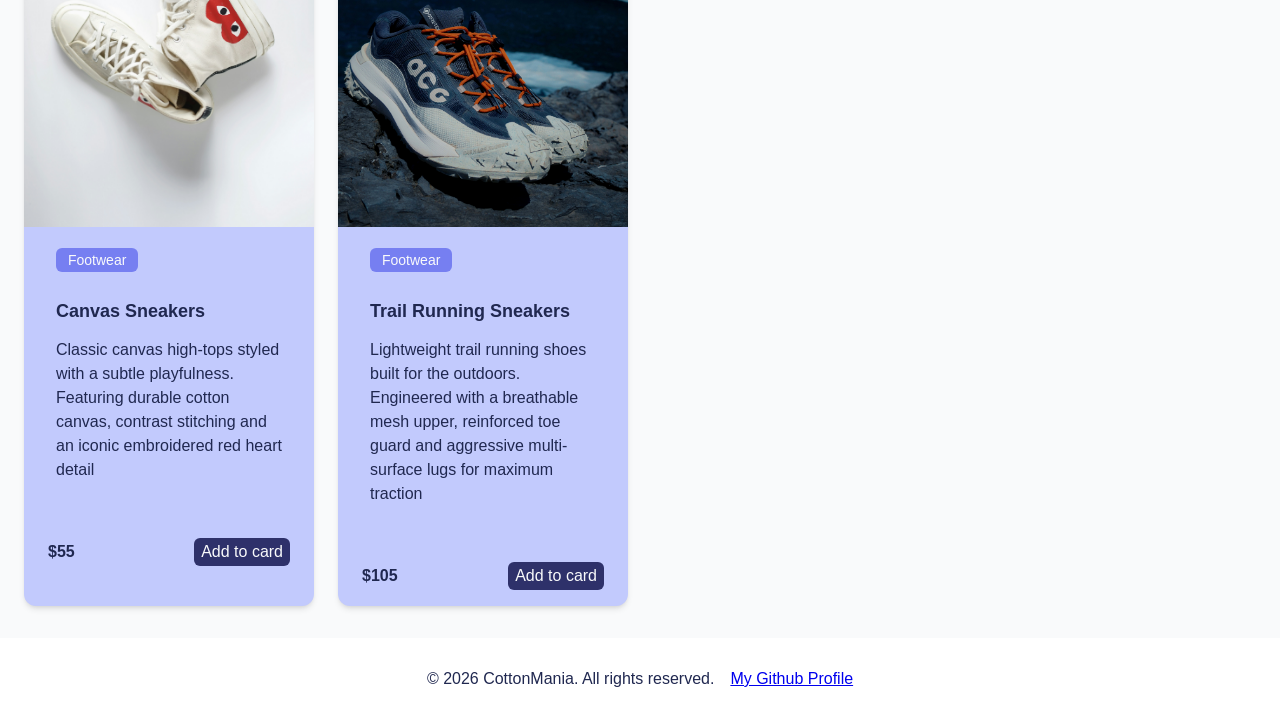
<file: docs/projects/design-system/index.html>
<!DOCTYPE html>
<html lang="en">
<head>
    <meta charset="UTF-8">
    <meta name="viewport" content="width=device-width, initial-scale=1.0">
    <title>Product Page</title>
    <link rel="stylesheet" href="css/styles.css">
</head>
<body>
    <header>
        <a href="../design-system/" class="logo">CottonMania</a>

        <nav aria-label="Main navigation">
            <ul>
                <li><a href="#about" class="nav-link">About</a></li>
                <li><a href="#products" class="nav-link">Products</a></li>
                <li><a href="#contact" class="nav-link">Contact</a></li>
            </ul>
        </nav>
        <button id="menu-btn" aria-label="toggle navigation menu" aria-expanded="false">
            <span class="menu-bar"></span>
            <span class="menu-bar"></span>
            <span class="menu-bar"></span>
        </button>
    </header>
    <main>
        <section id="hero">
            <div class="hero-text">
                <h1 class="hero-heading">Our Products</h1>
                <h2 class="hero-subheading">New autumn 2026 collection has arrived</h2>
                <a href="#products" class="btn btn--primary btn--lg">Explore</a>
            </div>
        </section>

        <section id="products">
            <div class="filter-row">
                <button data-filter="all" class="btn btn--primary btn--sm  filter-btn">All</button>
                <button data-filter="apparel" class="btn btn--secondary btn--sm filter-btn">Apparel</button>
                <button data-filter="footwear" class="btn btn--secondary btn--sm filter-btn">Footwear</button>
            </div>
            <div class="product-grid">

                <!-- Product card -->
                <article class="product-card" data-category="apparel">
                    <div class="img-container">
                        <img src="images/t-shirt.jpg" alt="">
                    </div>
                    
                    <div class="product-details">
                        <span class="category-label">Apparel</span>
                        <h3 class="product-name">Classic Cotton T-Shirt</h3>
                        <p class="product-desc">Ultra-soft 100% organic cotton crewneck tee 
                        built for everyday wear and layerability.</p>
                    </div>
                    <footer class="card-footer">
                        <span class="card-price">$35</span>
                        <button type="button" class="btn btn--primary btn-sm">Add to card</button>
                    </footer>
                </article>

                <article class="product-card" data-category="apparel">
                    <div class="img-container">
                        <img src="images/hoodie.jpg" alt="">
                    </div>
                    
                    <div class="product-details">
                        <span class="category-label">Apparel</span>
                        <h3 class="product-name">Classic Cotton Hoodie</h3>
                        <p class="product-desc">Ultra-soft 100% organic cotton crewneck hoodie 
                        built for everyday wear and layerability.</p>
                    </div>
                    <footer class="card-footer">
                        <span class="card-price">$65</span>
                        <button type="button" class="btn btn--primary btn-sm">Add to card</button>
                    </footer>
                </article>

                
                <article class="product-card" data-category="apparel">
                    <div class="img-container">
                        <img src="images/tank_top.jpg" alt="">
                    </div>
                    
                    <div class="product-details">
                        <span class="category-label">Apparel</span>
                        <h3 class="product-name">Classic Cotton Tank Top</h3>
                        <p class="product-desc">Ultra-soft 100% organic cotton tank top built for everyday wear and layerability.</p>
                    </div>
                    <footer class="card-footer">
                        <span class="card-price">$15</span>
                        <button type="button" class="btn btn--primary btn-sm">Add to card</button>
                    </footer>
                </article>

                <article class="product-card" data-category="footwear">
                    <div class="img-container">
                        <img src="images/lifestyle_sneakers.jpg" alt="">
                    </div>
                    
                    <div class="product-details">
                        <span class="category-label">Footwear</span>
                        <h3 class="product-name">Lifestyle Sneakers</h3>
                        <p class="product-desc">Premium lifestyle sneakers meticulously engineered 
                        to bridge the gap between atheltic performance and refined street style.</p>
                    </div>
                    <footer class="card-footer">
                        <span class="card-price">$85</span>
                        <button type="button" class="btn btn--primary btn-sm">Add to card</button>
                    </footer>
                </article>

                <article class="product-card" data-category="footwear">
                    <div class="img-container">
                        <img src="images/canvas_sneakers.jpg" alt="">
                    </div>
                    
                    <div class="product-details">
                        <span class="category-label">Footwear</span>
                        <h3 class="product-name">Canvas Sneakers</h3>
                        <p class="product-desc">Classic canvas high-tops styled with a subtle playfulness.
                        Featuring durable cotton canvas, contrast stitching and an iconic embroidered red heart detail</p>
                    </div>
                    <footer class="card-footer">
                        <span class="card-price">$55</span>
                        <button type="button" class="btn btn--primary btn-sm">Add to card</button>
                    </footer>
                </article>

                <article class="product-card" data-category="footwear">
                    <div class="img-container">
                        <img src="images/trail_running_shoes.jpg" alt="">
                    </div>
                    
                    <div class="product-details">
                        <span class="category-label">Footwear</span>
                        <h3 class="product-name">Trail Running Sneakers</h3>
                        <p class="product-desc">Lightweight trail running shoes built for the outdoors. Engineered with a breathable mesh upper, reinforced toe guard and aggressive multi-surface lugs for maximum traction</p>
                    </div>
                    <footer class="card-footer">
                        <span class="card-price">$105</span>
                        <button type="button" class="btn btn--primary btn-sm">Add to card</button>
                    </footer>
                </article>
            </div>
        </section>
    </main>
    <footer class="page-footer">
        <div class="footer-container">
            <p>&copy; 2026 CottonMania. All rights reserved.</p>
            <a href="https://github.com/TomasGic" target="_blank" rel="noopener noreferrer">My Github Profile
            </a>
        </div>
    </footer>
    <script src="js/main.js"></script>
</body>
</html>
</file>
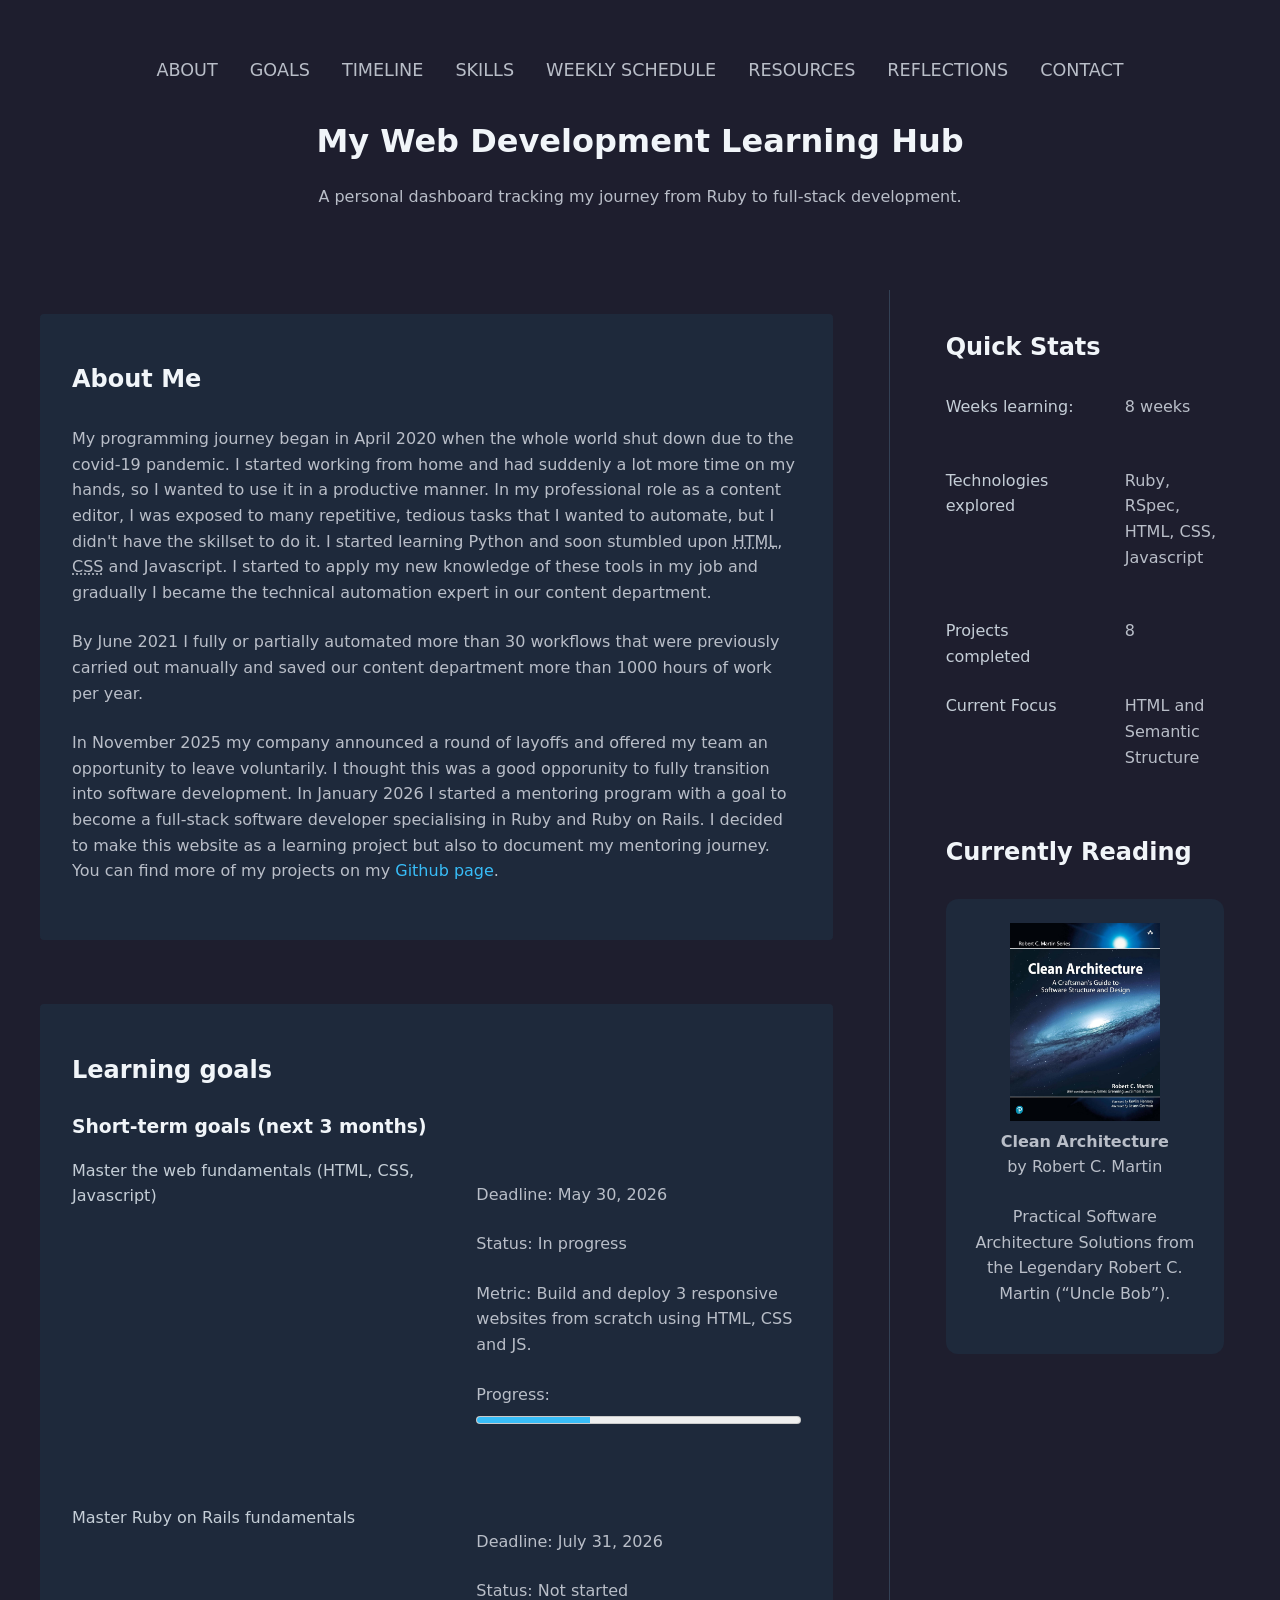
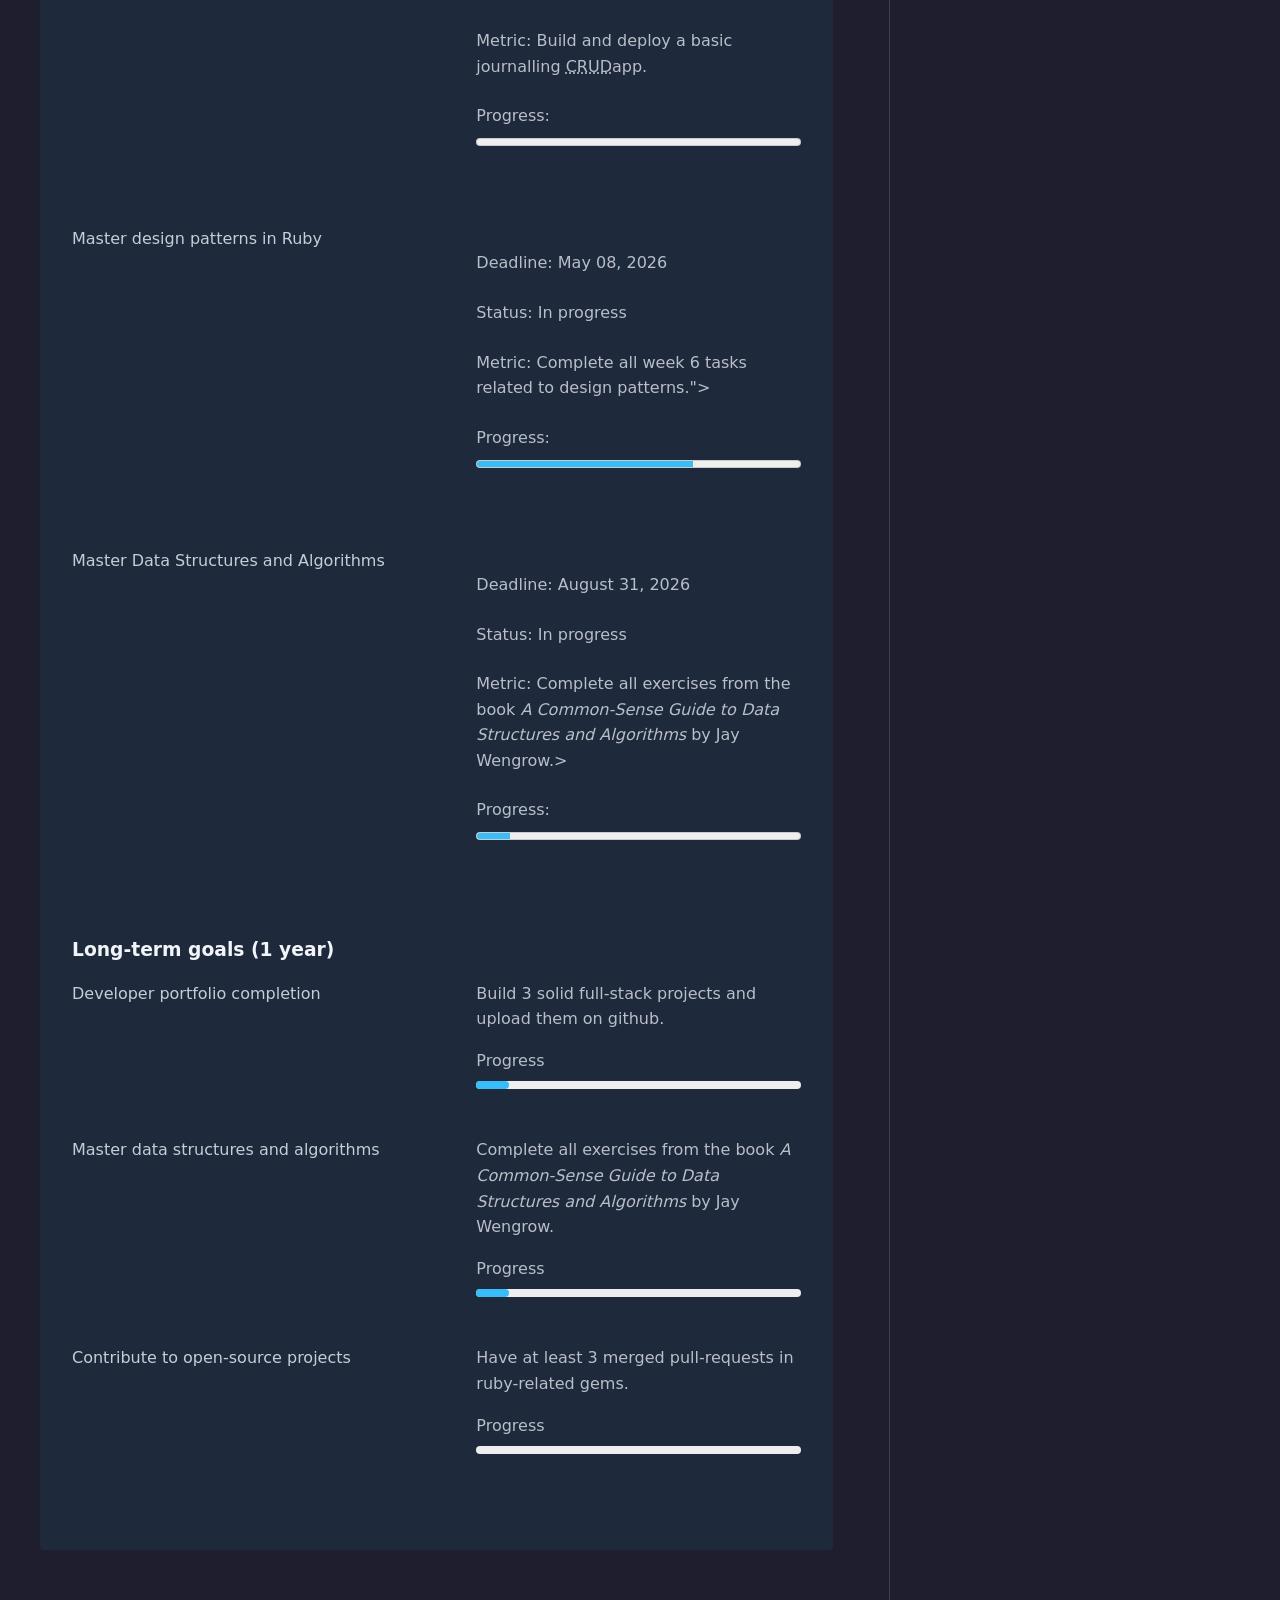
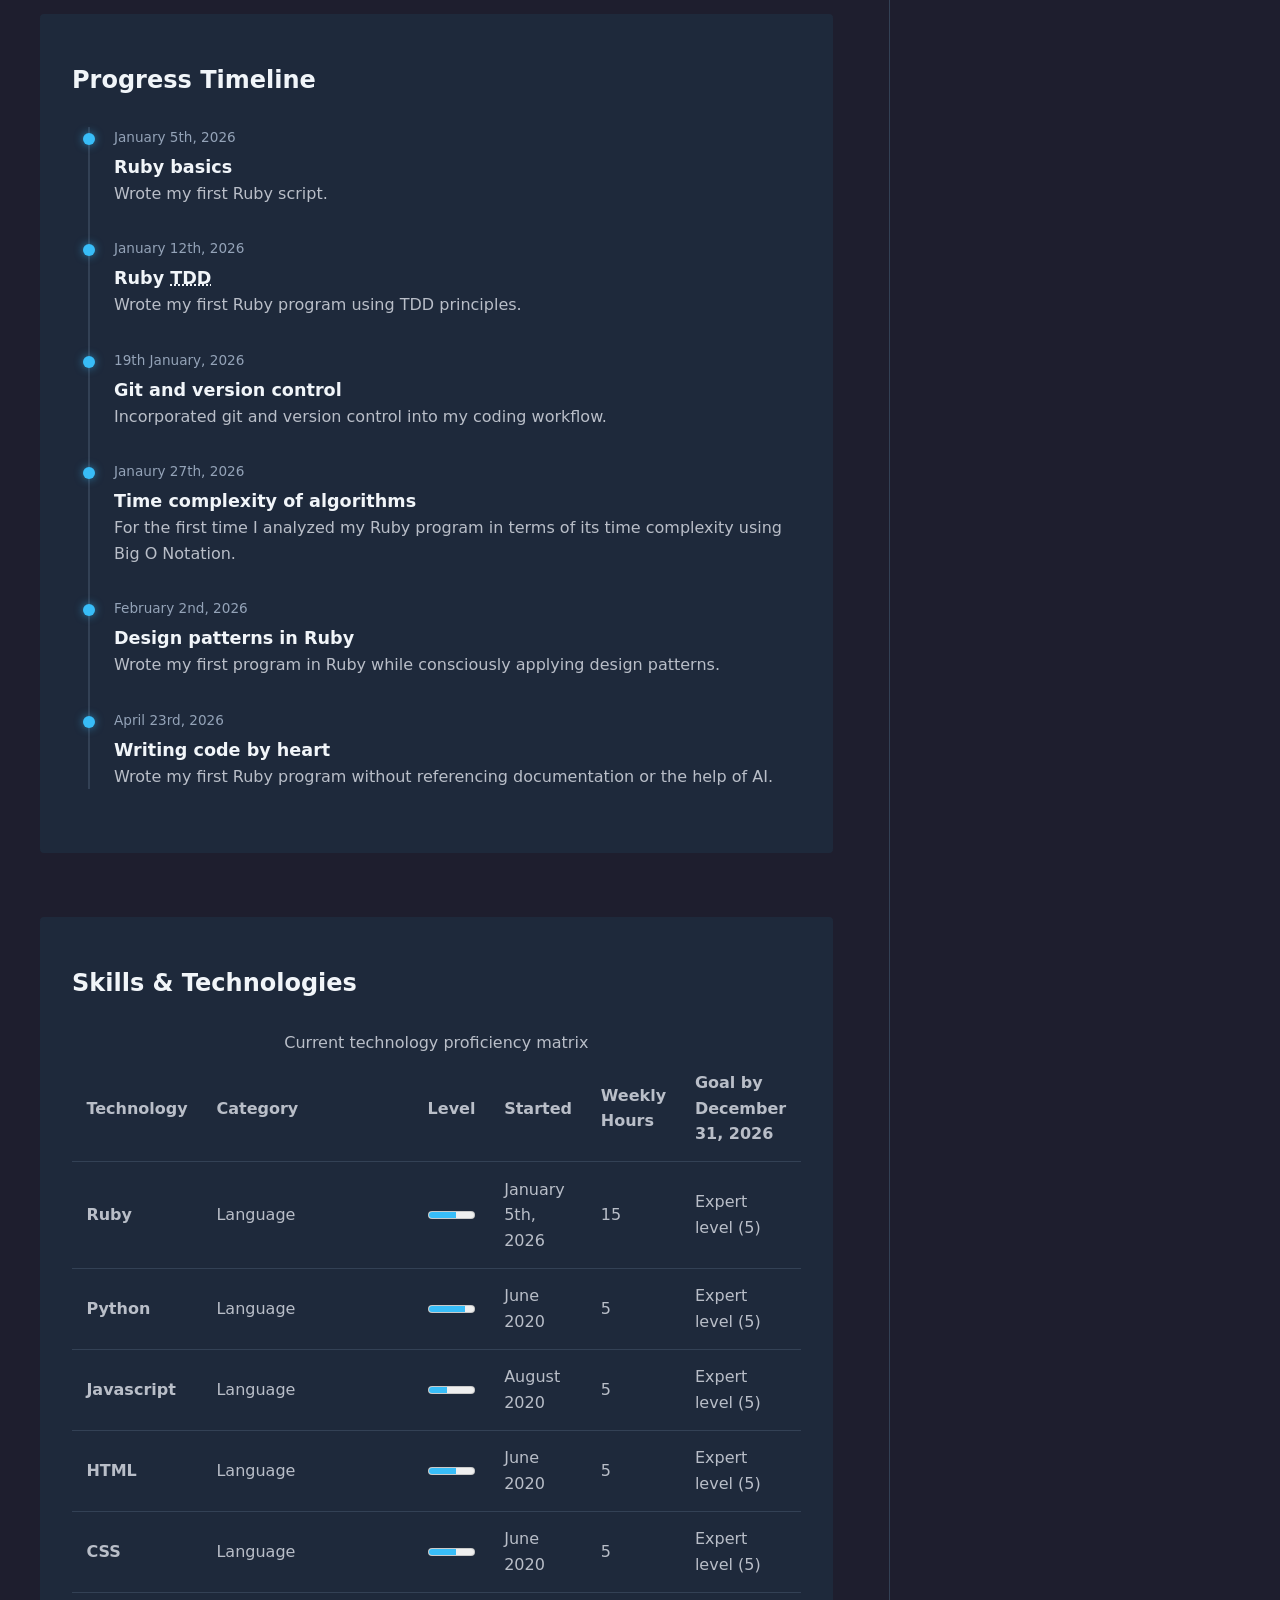
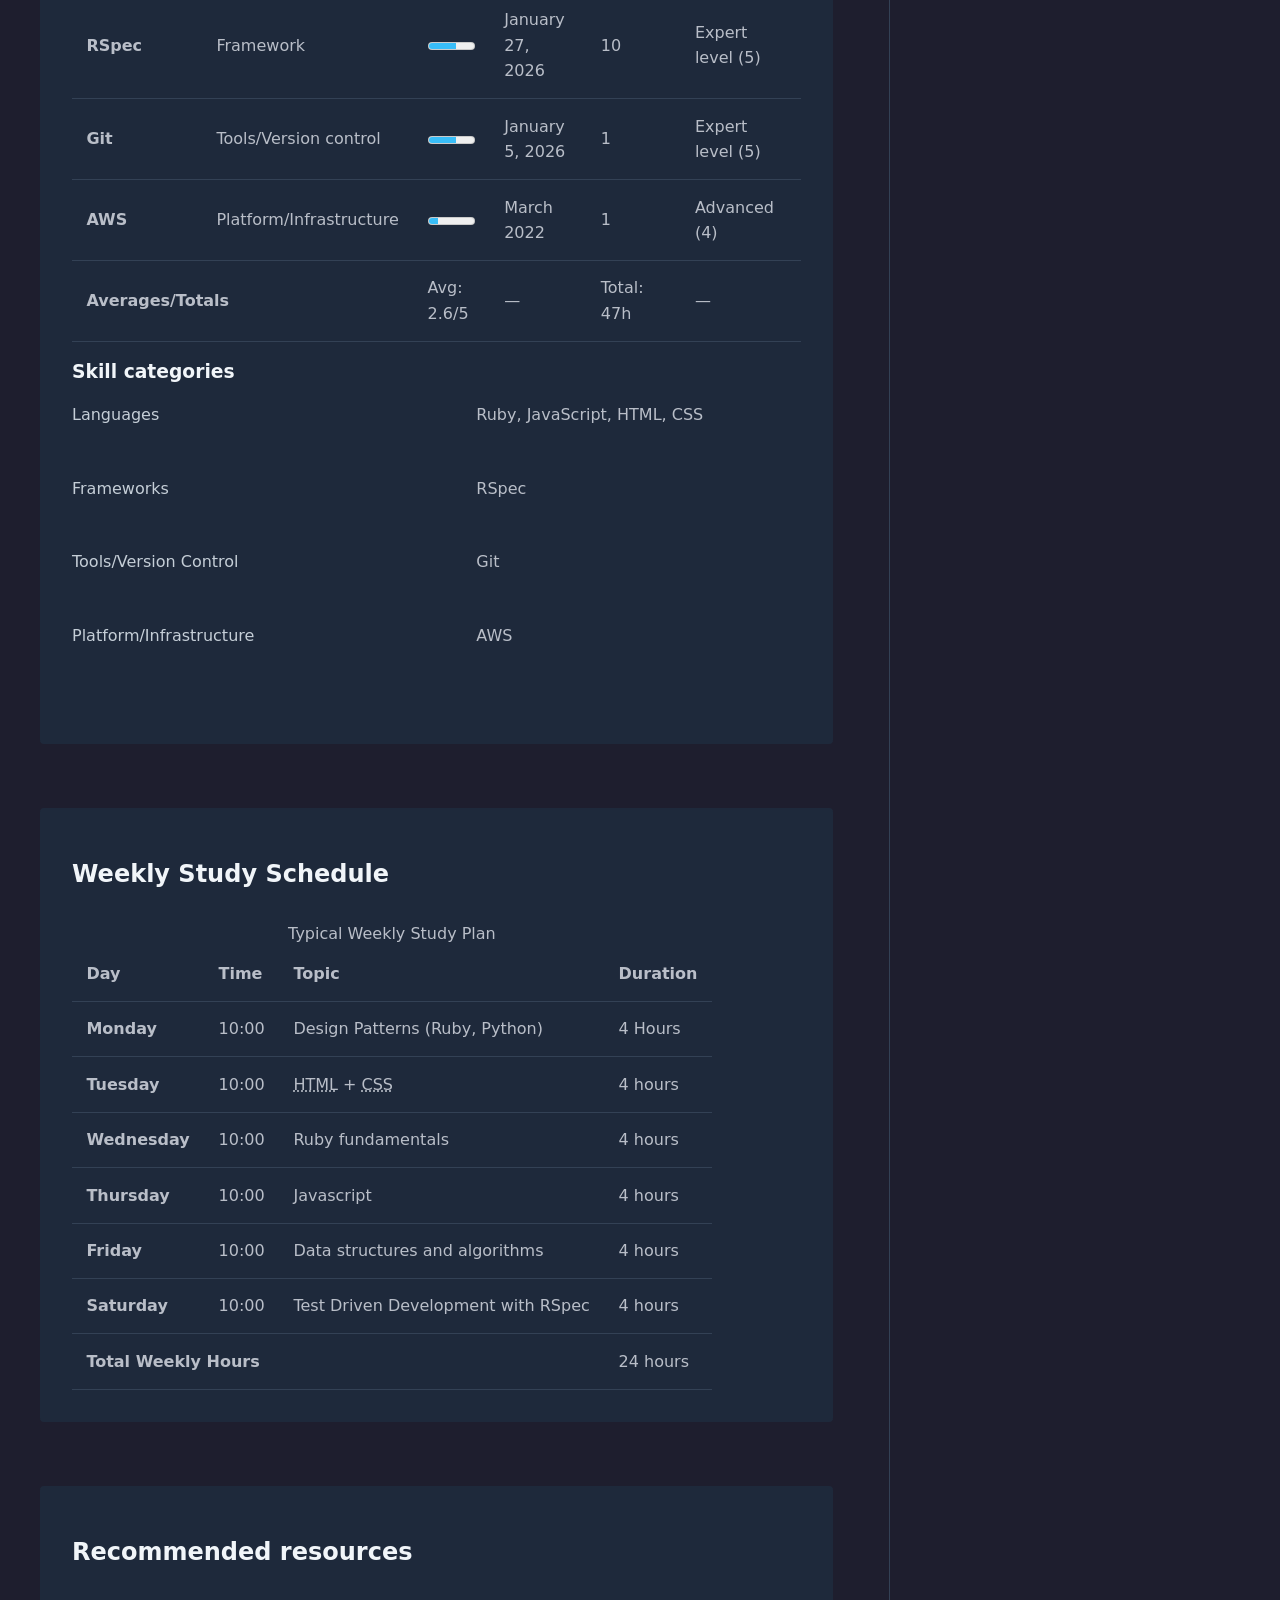
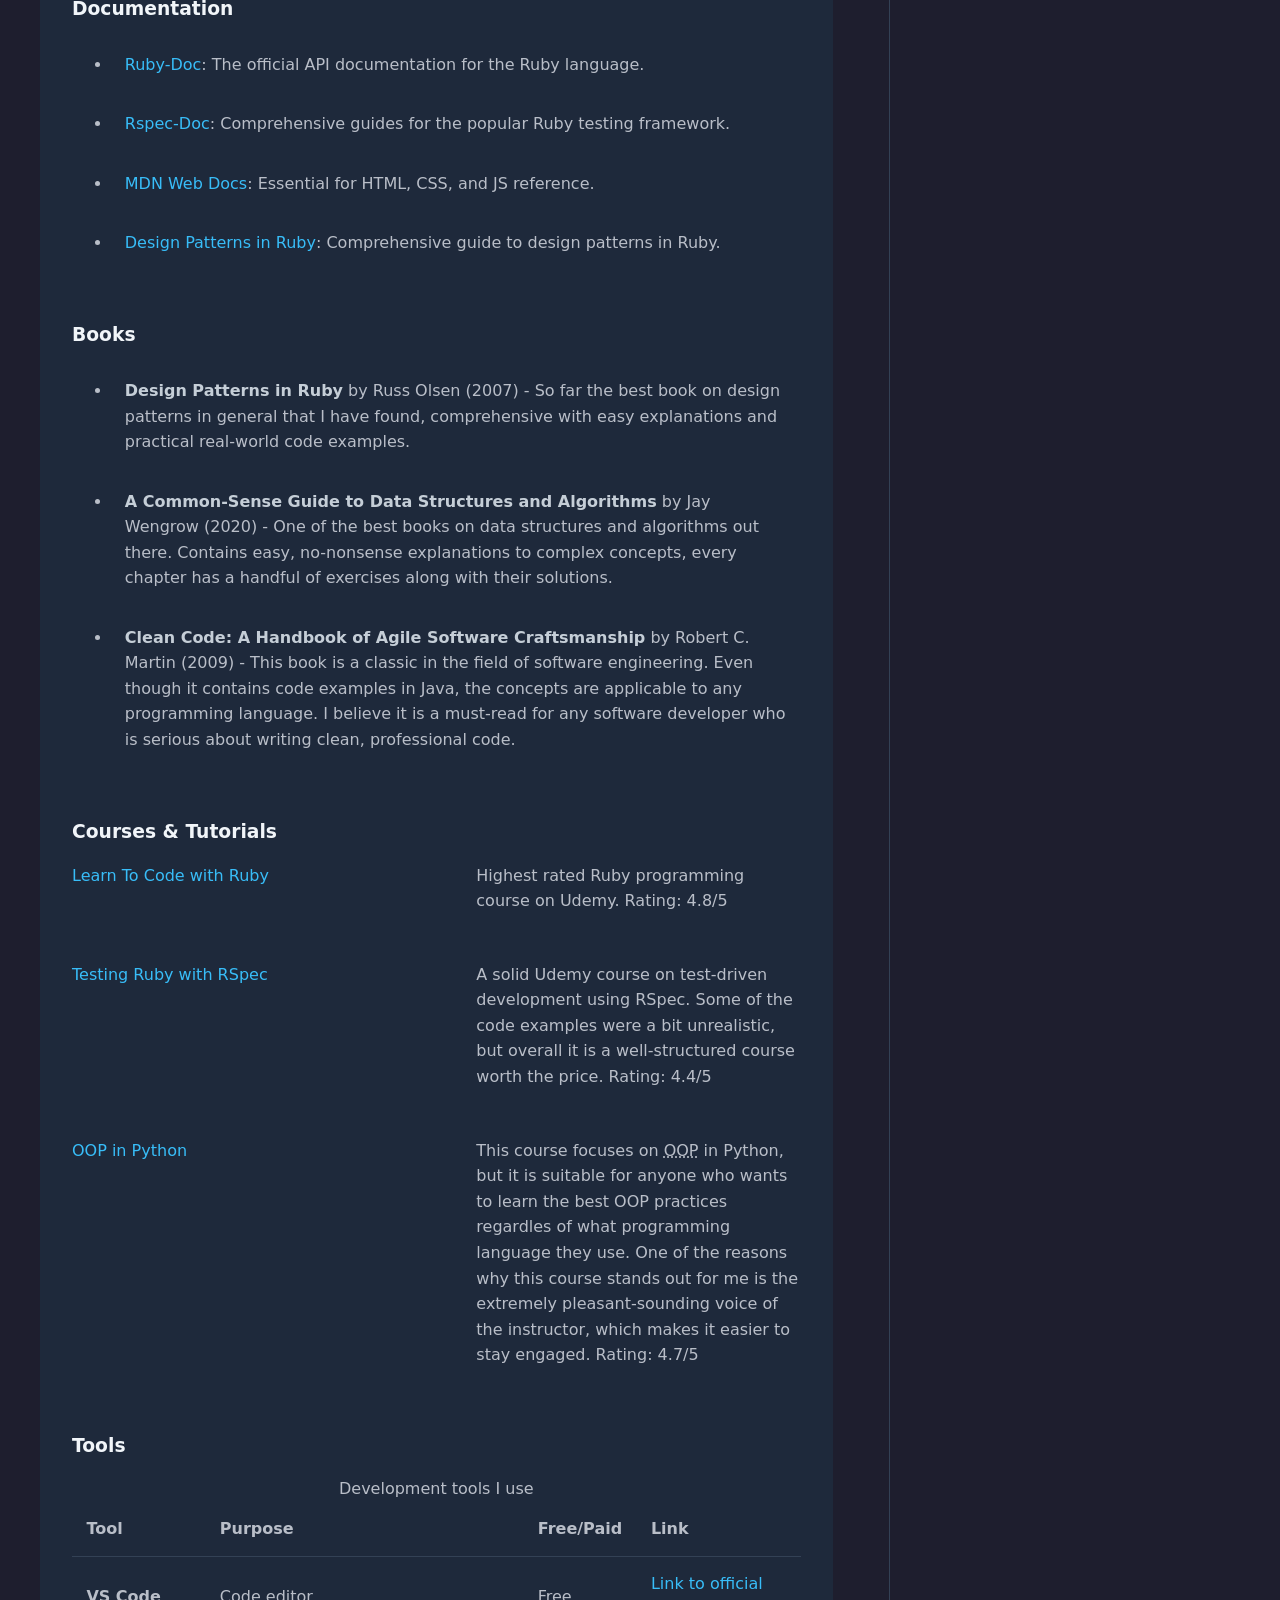
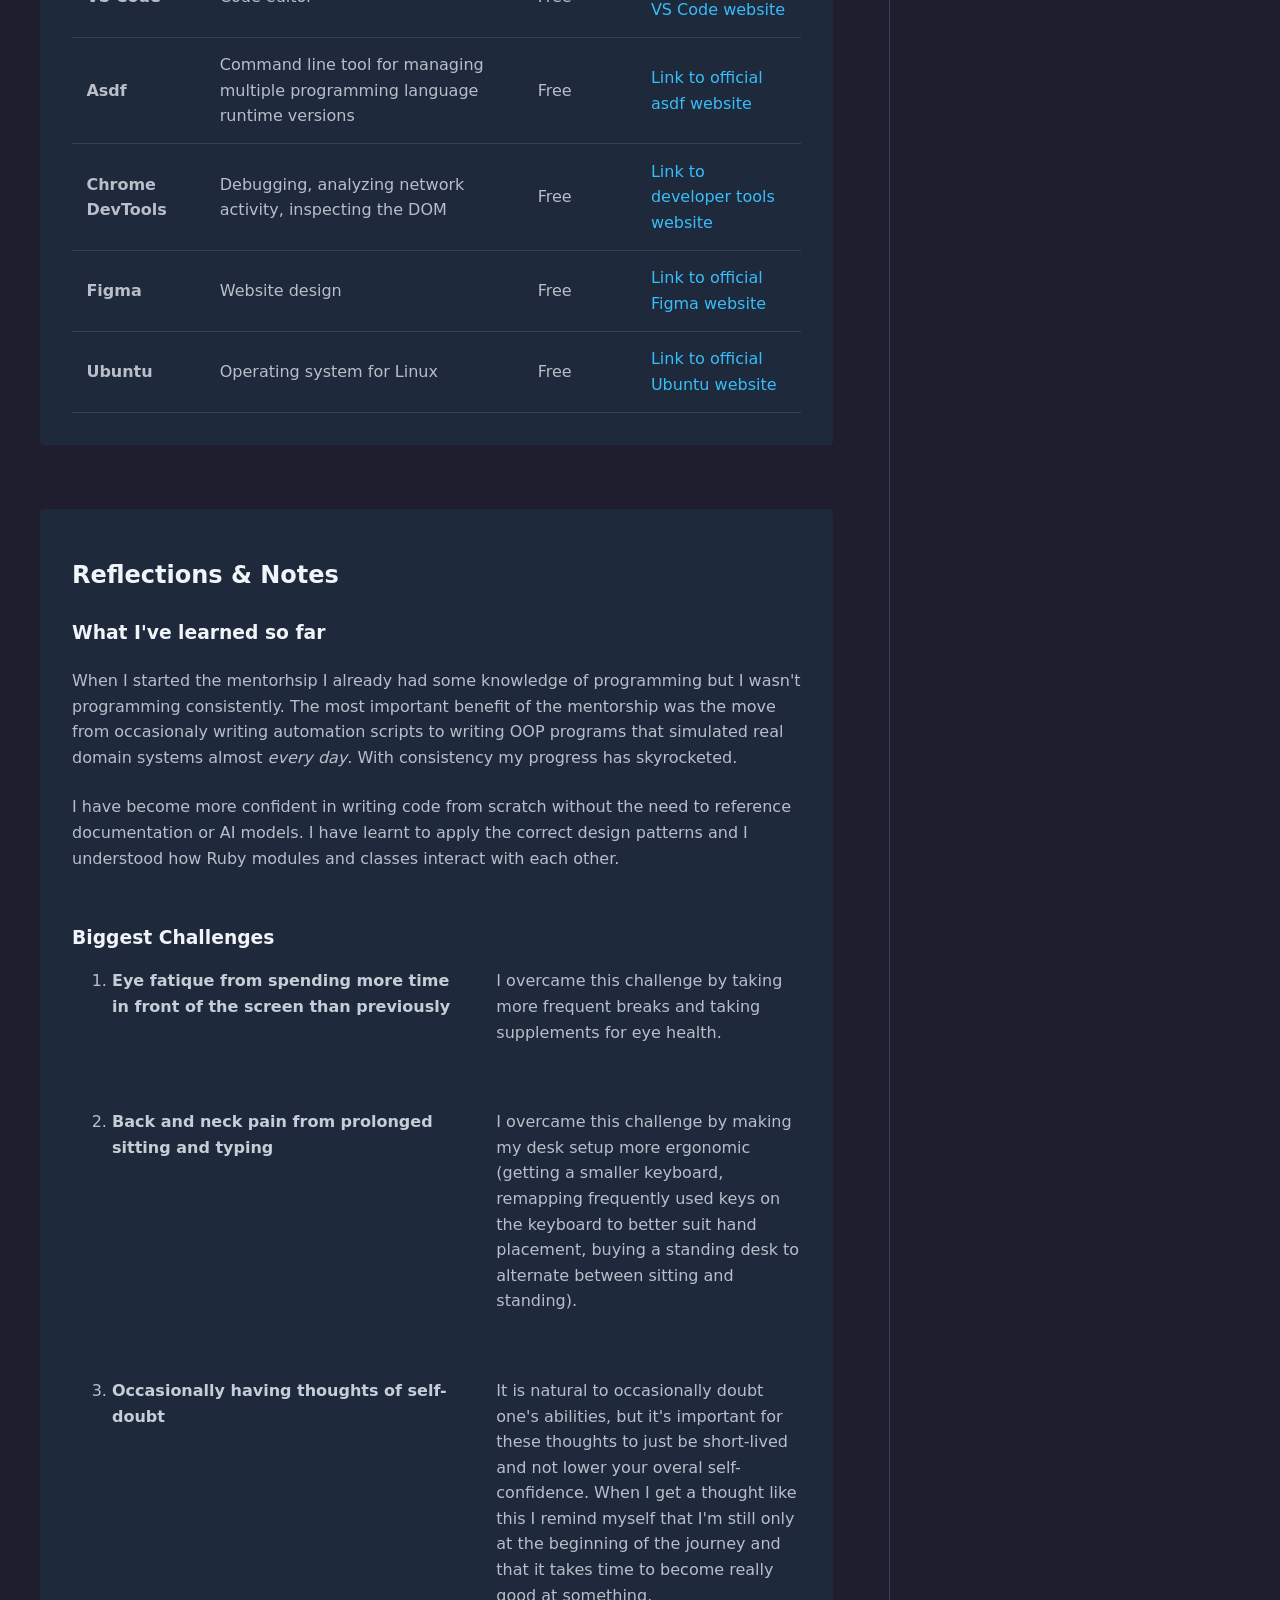
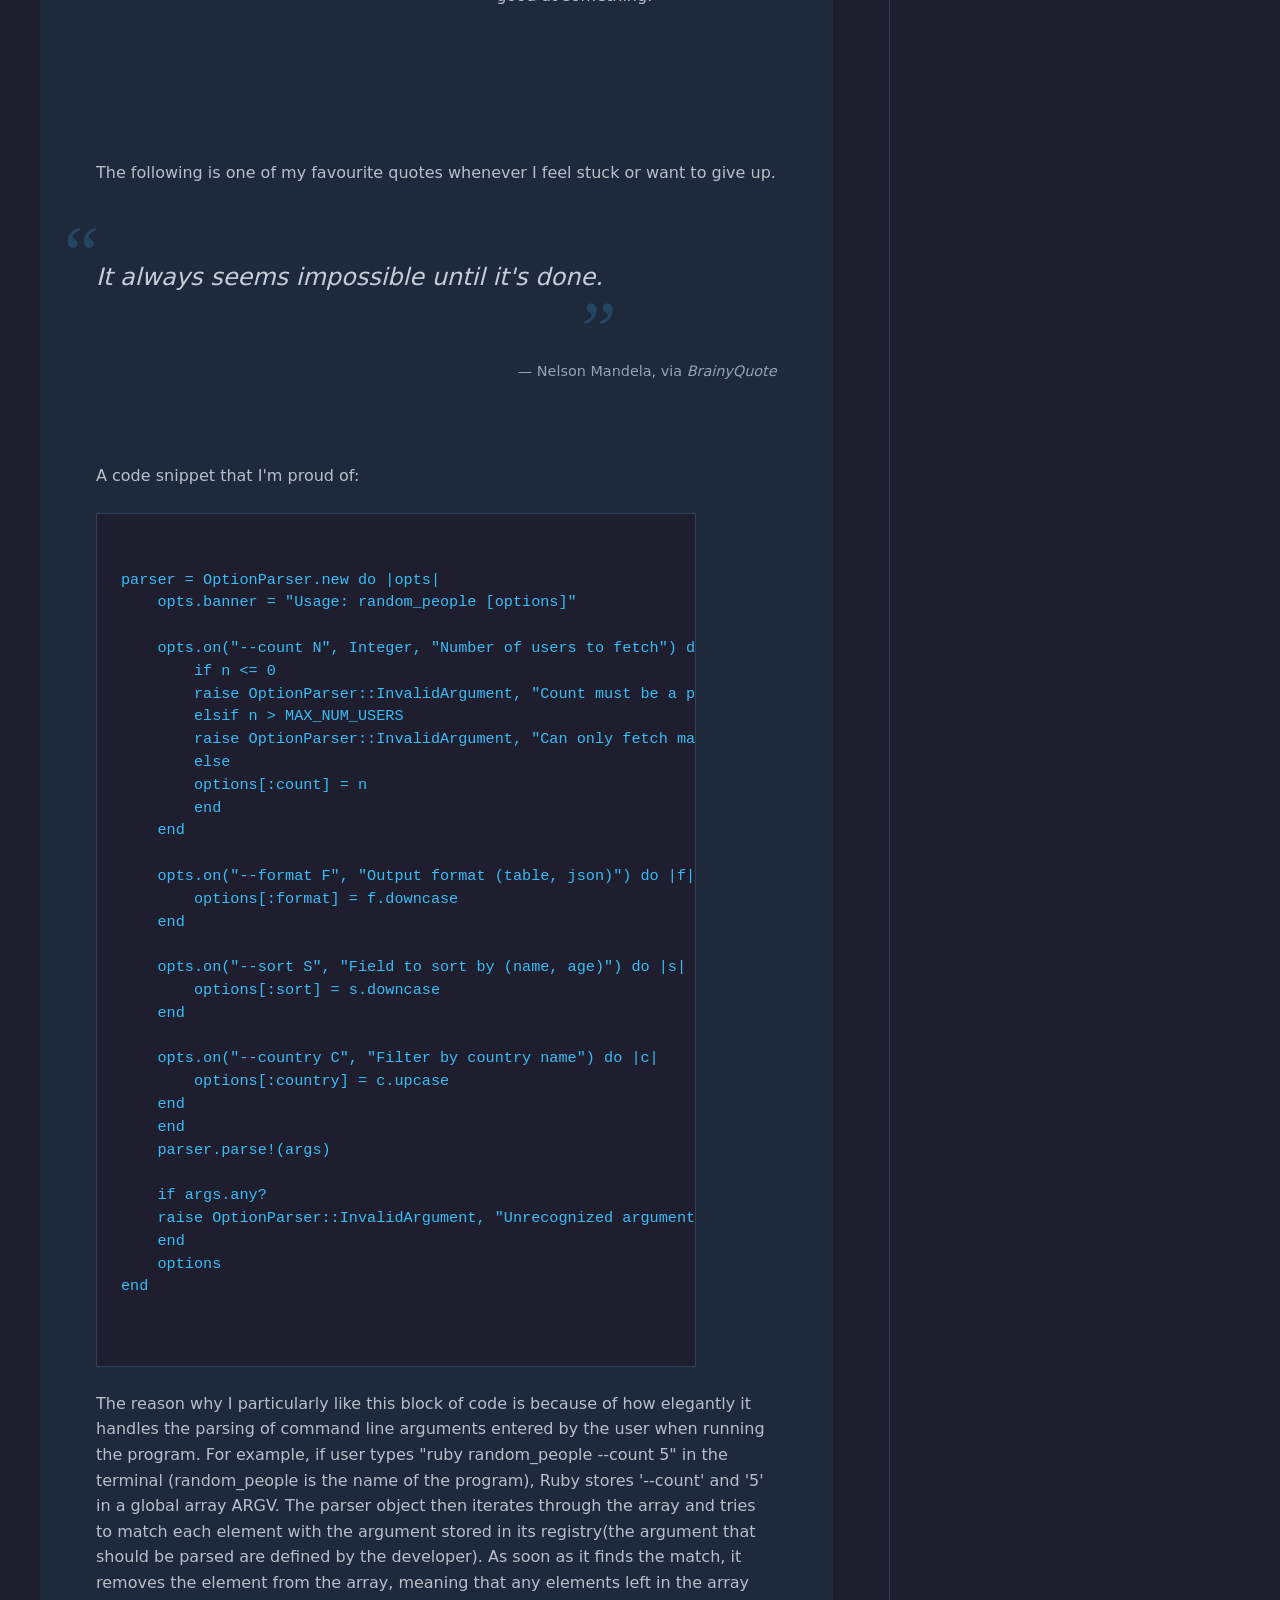
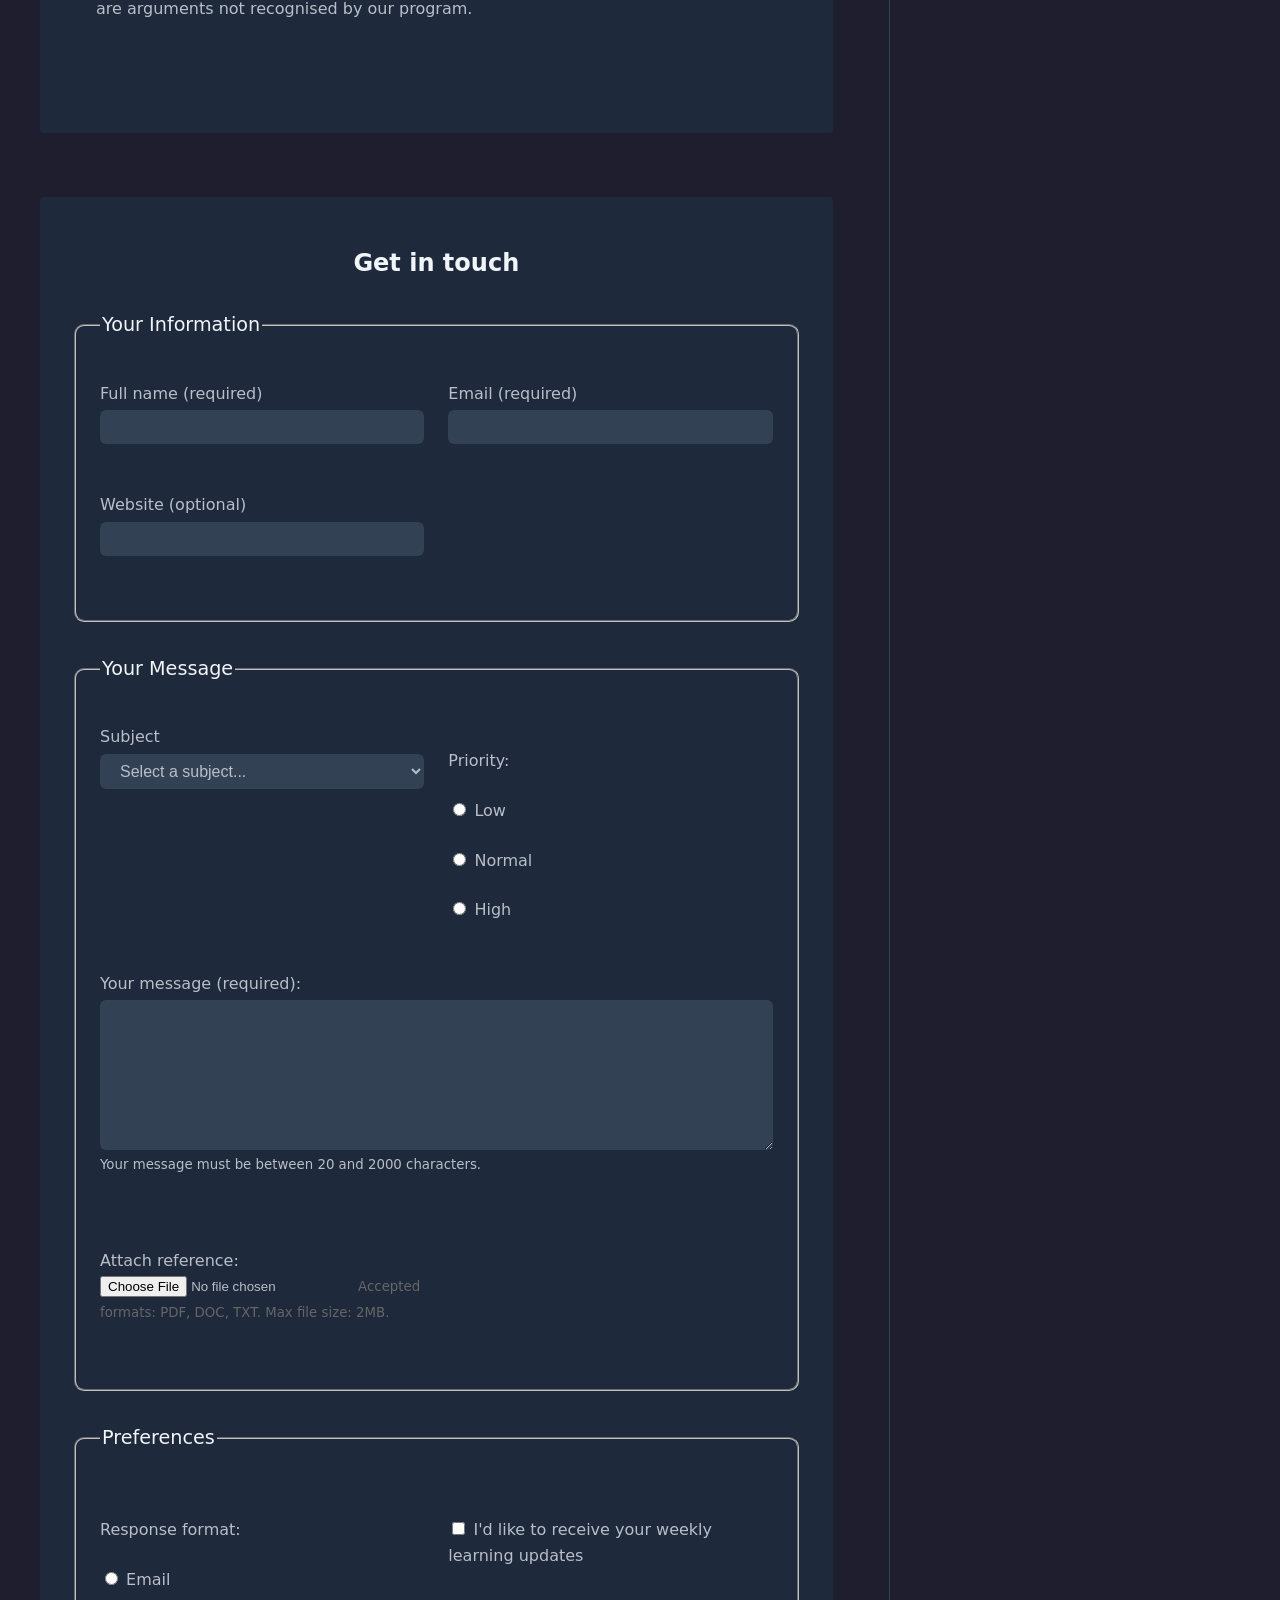
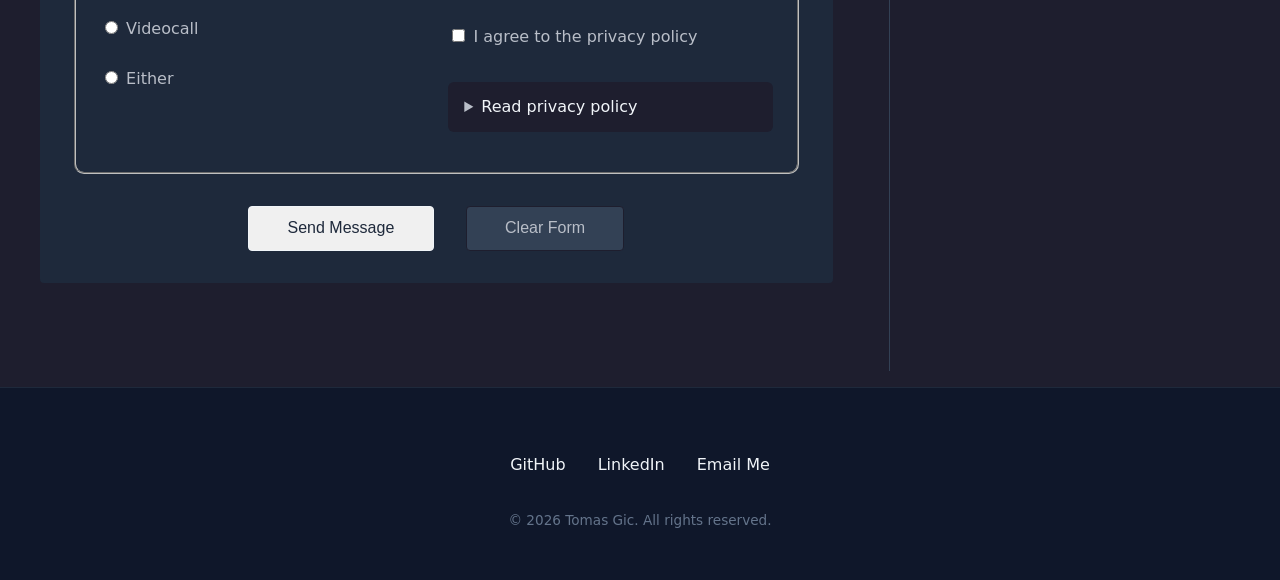
<file: docs/projects/semantic-learning-hub/index.html>
<!DOCTYPE html>
<html lang="en">
<head>
    <meta charset="UTF-8">
    <meta name="viewport" content="width=device-width, initial-scale=1.0">
    <title>Personal learning hub</title>
    <link rel="stylesheet" href="css/styles.css">
</head>
<body>
    <a href="#main" class="skip-link">Skip to main content</a>
    
    <header>
        <div class="main-heading">
            <h1>My Web Development Learning Hub</h1>
            <p>A personal dashboard tracking my journey from Ruby to full-stack development.</p>
        </div>
        
        <nav aria-label="Main navigation">
            <button id="menu-btn" aria-label="toggle navigation menu" aria-expanded="false">
                <span class="menu-bar"></span>
                <span class="menu-bar"></span>
                <span class="menu-bar"></span>
            </button>
            <ul>
                <li><a href="#about">About</a></li>
                <li><a href="#goals">Goals</a></li>
                <li><a href="#timeline">Timeline</a></li>
                <li><a href="#skills">Skills</a></li>
                <li><a href="#schedule">Weekly schedule</a></li>
                <li><a href="#resources">Resources</a></li>
                <li><a href="#reflections">Reflections</a></li>
                <li><a href="#contact">Contact</a></li>
            </ul>
        </nav>
    </header>

    <main id="main" tabindex="-1">
        <article>
            <!-- ==================== Section 1: About ==================== -->
            <section id="about">
                <h2>About Me</h2>
                <p>My programming journey began in <time datetime="2020-04">April 2020</time> when the whole world shut down due to the covid-19 pandemic. I started working from home and had suddenly a lot more time on my hands, so I wanted to use it in a productive manner. In my professional role as a content editor, I was exposed to many repetitive, tedious tasks that I wanted to automate, but I didn't have the skillset to do it. I started learning Python and soon stumbled upon <abbr title="Hypertext Markup Language">HTML</abbr>, <abbr title="Cascading Style Sheets">CSS</abbr> and Javascript. I started to apply my new knowledge of these tools in my job and gradually I became the technical automation expert in our content department.</p>

                <p>By <time datetime="2022-06">June 2021</time> I fully or partially automated more than 30 workflows that were previously carried out manually and saved our content department more than 1000 hours of work per year.</p>

                <p>In <time datetime="2025-11">November 2025</time> my company announced a round of layoffs and offered my team an opportunity to leave voluntarily. I thought this was a good opporunity to fully transition into software development. In <time datetime="2026-01">January 2026</time> I started a mentoring program with a goal to become a full-stack software developer specialising in Ruby and Ruby on Rails. I decided to make this website as a learning project but also to document my mentoring journey. You can find more of my projects on my <a href="https://github.com/TomasGic" target="_blank" rel="noopener noreferrer">Github page</a>.</p>
            </section>

            <!-- ==================== Section : Goals ==================== -->
            <section id="goals">
                <h2>Learning goals</h2>
                <h3>Short-term goals (next 3 months)</h3>
                <dl>
                    <dt>Master the web fundamentals (HTML, CSS, Javascript)</dt>
                    <dd>
                        <p>Deadline: <time datetime="2026-05-30">May 30, 2026</time></p>
                        <p>Status: In progress</p>
                        <p>Metric: Build and deploy 3 responsive websites from scratch using HTML, CSS and JS.</p>
                        <p>
                            <label for="web-fundamentals-meter">Progress:</label>
                            <meter id="web-fundamentals-meter" min="0" max="100" value="35">35%</meter>
                        </p>
                    </dd>

                    <dt>Master Ruby on Rails fundamentals</dt>
                    <dd>
                        <p>Deadline: <time datetime="2026-07-31">July 31, 2026</time></p>
                        <p>Status: Not started</p>
                        <p>Metric: Build and deploy a basic journalling <abbr title="Create Read Update Delete">CRUD</abbr>app.</p>
                        <p>
                            <label for="rails-fundamentals-meter">Progress:</label>
                            <meter id="rails-fundamentals-meter" min="0" max="100" value="0">0%</meter>
                        </p>
                    </dd>

                    <dt>Master design patterns in Ruby</dt>
                    <dd>
                        <p>Deadline: <time datetime="2026-05-08">May 08, 2026</time></p>
                        <p>Status: In progress</p>
                        <p>Metric: Complete all week 6 tasks related to design patterns."></p>
                        <p>
                            <label for="design-patterns-meter">Progress:</label>
                            <meter id="design-patterns-meter" min="0" max="100" value="67">67%</meter>
                        </p>
                    </dd>

                    <dt>Master Data Structures and Algorithms</dt>
                    <dd>
                        <p>Deadline: <time datetime="2026-08-31">August 31, 2026</time></p>
                        <p>Status: In progress</p>
                        <p>Metric: Complete all exercises from the book <cite>A Common-Sense Guide to Data Structures and Algorithms</cite> by Jay Wengrow.></p>
                        <p>
                            <label for="dsa-meter">Progress:</label>
                            <meter id="dsa-meter" min="0" max="100" value="10">10%</meter>
                        </p>
                    </dd>
                </dl>

                <h3>Long-term goals (1 year)</h3>
                <dl>
                    <dt>Developer portfolio completion</dt>
                    <dd>Build 3 solid full-stack projects and upload them on github.
                    <div class="progress">
                        <label for="progress-portfolio">Progress</label>
                        <progress id="progress-portfolio" max="100" value="10"></progress>
                    </div>
                    </dd>
                    
                    <dt>Master data structures and algorithms</dt>
                    <dd>Complete all exercises from the book <cite>A Common-Sense Guide to Data Structures and Algorithms</cite> by Jay Wengrow.
                    <div class="progress">
                        <label for="progress-algorithms">Progress</label>
                        <progress id="progress-algorithms" value="10" max="100">10%</progress>
                    </div>
                    </dd>
                    
                    <dt>Contribute to open-source projects</dt>
                    <dd>Have at least 3 merged pull-requests in ruby-related gems.
                    <div class="progress">
                        <label for="progress-open-source">Progress</label>
                        <progress id="progress-open-source" value="0" max="100">0%</progress>
                    </div>
                    </dd>

                </dl>
            </section>

            <!-- ==================== Section 3: Timeline ==================== -->
            <section id="timeline">
                <h2>Progress Timeline</h2>
                <ol reversed>
                    <li>
                        <time datetime="2026-01-05">January 5th, 2026</time>
                        <strong>Ruby basics</strong>Wrote my first Ruby script.
                    </li>
                    <li>
                        <time datetime="2026-01-12">January 12th, 2026</time>
                        <strong>Ruby <abbr title="Test Driven Development">TDD</abbr></strong>Wrote my first Ruby program using TDD principles.
                    </li>
                    <li>
                        <time datetime="2026-01-19">19th January, 2026</time>
                        <strong>Git and version control</strong>Incorporated git and version control into my coding workflow.
                    </li>
                    <li>
                        <time datetime="2026-01-27">Janaury 27th, 2026</time>
                        <strong>Time complexity of algorithms</strong>For the first time I analyzed my Ruby program in terms of its time complexity using Big O Notation.
                    </li>
                    <li>
                        <time datetime="2026-02-02">February 2nd, 2026</time>
                        <strong>Design patterns in Ruby</strong>Wrote my first program in Ruby while consciously applying design patterns.
                    </li>
                    <li>
                        <time datetime="2026-04-23">April 23rd, 2026</time>
                        <strong>Writing code by heart</strong>Wrote my first Ruby program without referencing documentation or the help of AI. 
                    </li>
                </ol>
            </section>

            <!-- ==================== Section 4: Skills Matrix =================== -->
             <section id="skills">
                <h2>Skills & Technologies</h2>
                <div class="table-container">
                    <table>
                        <caption>Current technology proficiency matrix</caption>
                        <thead>
                            <tr>
                                <th scope="col">Technology</th>
                                <th scope="col">Category</th>
                                <th scope="col">Level</th>
                                <th scope="col">Started</th>
                                <th scope="col">Weekly Hours</th>
                                <th scope="col">Goal by <time datetime="2026-12-31">December 31, 2026</time></th>
                            </tr>
                        </thead>
                        <tbody>
                            <tr>
                                <th scope="row">Ruby</th>
                                <td>Language</td>
                                <td><meter min="0" max="5" value="3" aria-label="Level: 3 out of 5">3</meter></td>
                                <td><time datetime="2026-01-05">January 5th, 2026</time></td>
                                <td>15</td>
                                <td>Expert level (5)</td>
                            </tr>
                            <tr>
                                <th scope="row">Python</th>
                                <td>Language</td>
                                <td><meter min="0" max="5" value="4" aria-label="Level: 4 out of 5">4</meter></td>
                                <td><time datetime="2020-06">June 2020</time></td>
                                <td>5</td>
                                <td>Expert level (5)</td>
                            </tr>
                            <tr>
                                <th scope="row">Javascript</th>
                                <td>Language</td>
                                <td><meter min="0" max="5" value="2" aria-label="Level: 2 out of 5">2</meter></td>
                                <td><time datetime="2020-08">August 2020</time></td>
                                <td>5</td>
                                <td>Expert level (5)</td>
                            </tr>
                            <tr>
                                <th scope="row">HTML</th>
                                <td>Language</td>
                                <td><meter min="0" max=5 value="3" aria-label="Level: 3 out of 5">3</meter></td>
                                <td><time datetime="2020-06">June 2020</time></td>
                                <td>5</td>
                                <td>Expert level (5)</td>
                            </tr>
                            <tr>
                                <th scope="row">CSS</th>
                                <td>Language</td>
                                <td><meter min="0" max=5 value="3" aria-label="Level: 3 out of 5">3</meter></td>
                                <td><time datetime="2020-06">June 2020</time></td>
                                <td>5</td>
                                <td>Expert level (5)</td>
                            </tr>
                            <tr>
                                <th scope="row">RSpec</th>
                                <td>Framework</td>
                                <td><meter min="0" max="5" value="3" aria-label="Level: 3 out of 5">3</meter></td>
                                <td><time datetime="2026-01-27">January 27, 2026</time></td>
                                <td>10</td>
                                <td>Expert level (5)</td>
                            </tr>
                            <tr>
                                <th scope="row">Git</th>
                                <td>Tools/Version control</td>
                                <td><meter min="0" max="5" value="3" aria-label="Level: 3 out of 5">3</meter></td>
                                <td><time datetime="2026-01-05">January 5, 2026</time></td>
                                <td>1</td>
                                <td>Expert level (5)</td>
                            </tr>
                            <tr>
                                <th scope="row">AWS</th>
                                <td>Platform/Infrastructure</td>
                                <td><meter min="0" max="5" value="1" aria-label="Level: 1 out of 5">1</meter></td>
                                <td><time datetime="2022-03">March 2022</time></td>
                                <td>1</td>
                                <td>Advanced (4)</td>
                            </tr>
                        </tbody>
                        <tfoot>
                            <tr>
                                <th scope="row" colspan="2">Averages/Totals</th>
                                <td>Avg: 2.6/5</td>
                                <td>—</td>
                                <td>Total: 47h</td>
                                <td>—</td>
                            </tr>
                        </tfoot>
                    </table>
                </div>

                <h3>Skill categories</h3>
                <dl>
                    <dt>Languages</dt>
                    <dd>Ruby, JavaScript, HTML, CSS</dd>
                    <dt>Frameworks</dt>
                    <dd>RSpec</dd>
                    <dt>Tools/Version Control</dt>
                    <dd>Git</dd>
                    <dt>Platform/Infrastructure</dt>
                    <dd>AWS</dd>
                </dl>
             </section>
             
            <!-- ==================== Section 5: Weekly Schedule ================== -->
            <section id="schedule">
                <h2>Weekly Study Schedule</h2>
                <div class="table-container">
                    <table>
                        <caption>Typical Weekly Study Plan</caption>
                        <thead>
                            <tr>
                                <th scope="col">Day</th>
                                <th scope="col">Time</th>
                                <th scope="col">Topic</th>
                                <th scope="col">Duration</th>
                            </tr>
                        </thead>
                        <tbody>
                            <tr>
                                <th scope="row">Monday</th>
                                <td><time datetime="10:00">10:00</time></td>
                                <td>Design Patterns (Ruby, Python)</td>
                                <td>4 Hours</td>
                            </tr>
                            <tr>
                                <th scope="row">Tuesday</th>
                                <td><time datetime="10:00">10:00</time></td>
                                <td><abbr title="Hypertext Markup Language">HTML</abbr> + <abbr title="Cascading Style Sheets">CSS</abbr></td>
                                <td>4 hours</td>
                            </tr>
                            <tr>
                                <th scope="row">Wednesday</th>
                                <td><time datetime="10:00">10:00</time></td>
                                <td>Ruby fundamentals</td>
                                <td>4 hours</td>
                            </tr>
                            <tr>
                                <th scope="row">Thursday</th>
                                <td><time datetime="10:00">10:00</time></td>
                                <td>Javascript</td>
                                <td>4 hours</td>
                            </tr>
                            <tr>
                                <th scope="row">Friday</th>
                                <td><time datetime="10:00">10:00</time></td>
                                <td>Data structures and algorithms</td>
                                <td>4 hours</td>
                            </tr>
                            <tr>
                                <th scope="row">Saturday</th>
                                <td><time datetime="10:00">10:00</time></td>
                                <td>Test Driven Development with RSpec</td>
                                <td>4 hours</td>
                            </tr>
                        </tbody>
                        <tfoot>
                            <tr>
                                <th scope="row" colspan="3">Total Weekly Hours</th>
                                <td>24 hours</td>
                            </tr>
                        </tfoot>
                    </table>
                </div>
            </section>

            <!-- ==================== Section 6: Resources ==================== -->
            <section id="resources">
                <h2>Recommended resources</h2>
                <h3>Documentation</h3>
                <ul>
                    <li><a href="https://ruby-doc.org/" target="_blank" rel="noopener noreferrer">Ruby-Doc</a>: The official API documentation for the Ruby language.</li>
                    <li><a href="https://rspec.info/documentation/" target="_blank" rel="noopener noreferrer">Rspec-Doc</a>: Comprehensive guides for the popular Ruby testing framework.</li>
                    <li><a href="https://developer.mozilla.org/" target="_blank" rel="noopener noreferrer">MDN Web Docs</a>: Essential for HTML, CSS, and JS reference.</li>
                    <li><a href="https://refactoring.guru/design-patterns/ruby" target="_blank" rel="noopener noreferrer">Design Patterns in Ruby</a>: Comprehensive guide to design patterns in Ruby.</li>
                </ul>

                <h3>Books</h3>
                <ul>
                    <li><cite>Design Patterns in Ruby</cite> by Russ Olsen (2007) - So far the best book on design patterns in general that I have found, comprehensive with easy explanations and practical real-world code examples.</li>

                    <li><cite>A Common-Sense Guide to Data Structures and Algorithms</cite> by Jay Wengrow (2020) - One of the best books on data structures and algorithms out there. Contains easy, no-nonsense explanations to complex concepts, every chapter has a handful of exercises along with their solutions.</li>

                    <li><cite>Clean Code: A Handbook of Agile Software Craftsmanship</cite> by Robert C. Martin (2009) - This book is a classic in the field of software engineering. Even though it contains code examples in Java, the concepts are applicable to any programming language. I believe it is a must-read for any software developer who is serious about writing clean, professional code.</li>
                </ul>

                <h3>Courses & Tutorials</h3>
                <dl>
                    <dt><a href="https://udemy.com/course/learn-to-code-with-ruby-lang/" target="_blank" rel="noopener noreferrer">Learn To Code with Ruby</a></dt>
                    <dd>Highest rated Ruby programming course on Udemy. Rating: 4.8/5</dd>

                    <dt><a href="https://www.udemy.com/course/testing-ruby-with-rspec/" target="_blank" rel="noopener noreferrer">Testing Ruby with RSpec</a></dt>
                    <dd>A solid Udemy course on test-driven development using RSpec. Some of the code examples were a bit unrealistic, but overall it is a well-structured course worth the price. Rating: 4.4/5</dd>

                    <dt><a href="https://www.udemy.com/course/python-oop-object-oriented-programming-from-beginner-to-pro" target="_blank" rel="noopener noreferrer">OOP in Python</a></dt>
                    <dd>This course focuses on <abbr title="Object Oriented Programming">OOP</abbr> in Python, but it is suitable for anyone who wants to learn the best OOP practices regardles of what programming language they use. One of the reasons why this course stands out for me is the extremely pleasant-sounding voice of the instructor, which makes it easier to stay engaged. Rating: 4.7/5 </dd>
                </dl>

                <h3>Tools</h3>
                <div class="table-container">
                    <table>
                        <caption>Development tools I use</caption>
                        <thead>
                            <tr>
                                <th scope="col">Tool</th>
                                <th scope="col">Purpose</th>
                                <th scope="col">Free/Paid</th>
                                <th scope="col">Link</th>
                            </tr>
                        </thead>
                        <tbody>
                            <tr>
                                <th scope="row">VS Code</th>
                                <td>Code editor</td>
                                <td>Free</td>
                                <td><a href="https://code.visualstudio.com/" target="_blank" rel="noopener noreferrer">Link to official VS Code website</a></td>
                            </tr>
                            <tr>
                                <th scope="row">Asdf</th>
                                <td>Command line tool for managing multiple programming language runtime versions</td>
                                <td>Free</td>
                                <td><a href="https://asdf-vm.com/" target="_blank" rel="noopener noreferrer">Link to official asdf website</a></td>
                            </tr>
                            <tr>
                                <th scope="row">Chrome DevTools</th>
                                <td>Debugging, analyzing network activity, inspecting the DOM</td>
                                <td>Free</td>
                                <td><a href="https://developer.chrome.com/docs/devtools?hl=uk" target="_blank" rel="noopener noreferrer">Link to developer tools website</a></td>
                            </tr>
                            <tr>
                                <th scope="row">Figma</th>
                                <td>Website design</td>
                                <td>Free</td>
                                <td><a href="https://figma.com/" target="_blank" rel="noopener noreferrer">Link to official Figma website</a></td>
                            </tr>
                            <tr>
                                <th scope="row">Ubuntu</th>
                                <td>Operating system for Linux</td>
                                <td>Free</td>
                                <td><a href="https://ubuntu.com/" target="_blank" rel="noopener noreferrer">Link to official Ubuntu website</a></td>
                            </tr>
                        </tbody>
                    </table>
                </div>
            </section>

            <!-- ==================== Section 7: Reflections ==================== -->
             <section id="reflections">
                <h2>Reflections & Notes</h2>

                <article>
                    <h3>What I've learned so far</h3>
                    <p>When I started the mentorhsip I already had some knowledge of programming but I wasn't programming consistently. The most important benefit of the mentorship was the move from occasionaly writing automation scripts to writing OOP programs that simulated real domain systems almost <em>every day</em>. With consistency my progress has skyrocketed.</p>
                    <p>I have become more confident in writing code from scratch without the need to reference documentation or AI models. I have learnt to apply the correct design patterns and I understood how Ruby modules and classes interact with each other.</p>
                </article>

                <article>
                    <h3>Biggest Challenges</h3>
                    <ol>
                        <li>
                            <dl>
                                <dt>Eye fatique from spending more time in front of the screen than previously</dt>
                                <dd>I overcame this challenge by taking more frequent breaks and taking supplements for eye health.</dd>
                            </dl>
                        </li>
                        <li>
                            <dl>
                                <dt>Back and neck pain from prolonged sitting and typing</dt>
                                <dd>I overcame this challenge by making my desk setup more ergonomic (getting a smaller keyboard, remapping frequently used keys on the keyboard to better suit hand placement, buying a standing desk to alternate between sitting and standing).</dd>
                            </dl>
                        </li>
                        <li>
                            <dl>
                                <dt><strong>Occasionally having thoughts of self-doubt</strong></dt>
                                <dd>It is natural to occasionally doubt one's abilities, but it's important for these thoughts to just be short-lived and not lower your overal self-confidence. When I get a thought like this I remind myself that I'm still only at the beginning of the journey and that it takes time to become really good at something.</dd>
                            </dl>
                        </li>
                    </ol>
                </article>

                <figure>
                    <p>The following is one of my favourite quotes whenever I feel stuck or want to give up.</p>
                    <blockquote cite="https://www.brainyquote.com/quotes/nelson_mandela_378967">
                        <p>It always seems impossible until it's done.</p>
                    </blockquote>
                    <figcaption class="quote-caption">
                        &mdash; Nelson Mandela, via <cite>BrainyQuote</cite>
                    </figcaption>
                </figure>

                <figure>
                    <figcaption class="code-caption">A code snippet that I'm proud of:</figcaption>
                    <pre>
                        <code>
parser = OptionParser.new do |opts|
    opts.banner = "Usage: random_people [options]"
    
    opts.on("--count N", Integer, "Number of users to fetch") do |n|
        if n &lt= 0
        raise OptionParser::InvalidArgument, "Count must be a positive number!"
        elsif n > MAX_NUM_USERS
        raise OptionParser::InvalidArgument, "Can only fetch max #{MAX_NUM_USERS} users."
        else
        options[:count] = n
        end
    end

    opts.on("--format F", "Output format (table, json)") do |f|
        options[:format] = f.downcase
    end

    opts.on("--sort S", "Field to sort by (name, age)") do |s|
        options[:sort] = s.downcase
    end

    opts.on("--country C", "Filter by country name") do |c|
        options[:country] = c.upcase
    end
    end
    parser.parse!(args)
    
    if args.any?
    raise OptionParser::InvalidArgument, "Unrecognized arguments: #{args.join(", ")}. Did you forget --?"
    end
    options
end    
                        </code>
                    </pre>
                    <p>The reason why I particularly like this block of code is because of how elegantly it handles the parsing of command line arguments entered by the user when running the program. For example, if user types "ruby random_people --count 5" in the terminal (random_people is the name of the program), Ruby stores '--count' and '5' in a global array ARGV. The parser object then iterates through the array and tries to match each element with the argument stored in its registry(the argument that should be parsed are defined by the developer). As soon as it finds the match, it removes the element from the array, meaning that any elements left in the array are arguments not recognised by our program. </p>
                </figure>
            </section>

             <!-- ==================== Section 8: Contact Form ==================== -->
            <section id="contact">
                <h2>Get in touch</h2>
                <form action="#contact" method="POST">
                    <fieldset>
                        <legend>Your Information</legend>
                        
                        <div class="input-wrapper">
                            <label for="name">Full name (required)</label>
                            <input type="text" id="name" name="name" minlength="2" required>
                            <span class="error-msg">This field is required</span>
                        </div>

                        <div class="input-wrapper">
                            <label for="email">Email (required)</label>
                            <input type="email" id="email" name="email" required>
                            <span class="error-msg">This field is required</span>
                        </div>

                        <div class="input-wrapper">
                            <label for="website">Website (optional)</label>
                            <input type="url" id="website" name="website">
                        </div>
                    </fieldset>

                    <fieldset>
                        <legend>Your Message</legend>
                        <div class="input-wrapper">
                            <label for="subject">Subject</label>
                            <select name="subject" id="subject" required>
                                <option value="" selected disabled>Select a subject...</option>
                                <option value="mentoring">Mentoring</option>
                                <option value="collaboration">Collaboration</option>
                                <option value="feedback">Feedback</option>
                                <option value="question">Question</option>
                                <option value="other">Other</option>
                            </select>
                        </div>

                        <div>
                            <p>Priority:</p>
                            <p>
                                <input type="radio" id="low" name="priority" value="low" required>
                                <label for="low">Low</label>
                            </p>
                            <p>
                                <input type="radio" id="normal" name="priority" value="normal">
                                <label for="normal">Normal</label>
                            </p>
                            <p>
                                <input type="radio" id="high" name="priority" value="high">
                                <label for="high">High</label>
                            </p>
                        </div>

                    
                        <div class="full-width input-wrapper">
                            <label for="message">Your message (required):</label>
                            <textarea name="message" id="message" minlength="20" maxlength="2000" rows="6" aria-describedby="message-limit" required></textarea>
                            <span class="error-msg">This field is required</span>
                            <small id="message-limit">Your message must be between 20 and 2000 characters.</small>
                        </div>
                        

                        <p>
                            <label for="reference-file">Attach reference:</label>
                            <input type="file" id="reference-file" name="reference_file" accept=".pdf,.doc,.docx,.txt" aria-describedby="file-help">
                            <small id="file-help">
                                Accepted formats: PDF, DOC, TXT. Max file size: 2MB.
                            </small>
                        </p>

                    </fieldset>

                    <fieldset>
                        <legend>Preferences</legend>
                        <div>
                            <p>Response format:</p>
                            
                            <p>
                                <input type="radio" id="response-email" name="response-format" value="email">
                                <label for="response-email">Email</label>
                            </p>
                            
                            
                            <p>
                                <input type="radio" id="videocall" name="response-format" value="videocall">
                                <label for="videocall">Videocall</label>
                            </p>
                            
                            
                            <p>
                                <input type="radio" id="either" name="response-format" value="either">
                                <label for="either">Either</label>
                            </p>
                            
                        </div>

                        <div class="subscribe-policy-wrapper">
                            <p>
                                <input type="checkbox" id="updates" name="subscribe" value="yes">
                                <label for="updates">I'd like to receive your weekly learning updates</label>
                            </p>
                             
                            <p class="privacy-policy-agree">
                                <input type="checkbox" id="privacy-policy" name="privacy_policy" value="accepted" required>
                                <label for="privacy-policy">I agree to the privacy policy</label>
                            </p>

                            <!-- Privacy policy details accordion -->
                            <details id="privacy-policy-details">
                                <summary>Read privacy policy</summary>
                                <p>
                                    Your personal data (name, email address, and message content) is collected solely to respond to your inquiry and, if selected, send learning updates.
                                </p>
                                <p>
                                    Your information will never be shared or sold to third parties. You can request the removal of your data at any time by contacting me.
                                </p>
                             </details>
                        </div>
                    </fieldset>

                    <div class="btn-container">
                        <button type="submit">Send Message</button>
                        <button type="reset">Clear Form</button>
                    </div>
                </form>
            </section>
        </article>
    </main>

    <div class="side-content">
        <aside id="quick-stats">
            <h2>Quick Stats</h2>
            <dl>
                <dt>Weeks learning:</dt>
                <dd><time datetime="P56D">8 weeks</time></dd>
                <dt>Technologies explored</dt>
                <dd>Ruby, RSpec, HTML, CSS, Javascript</dd>
                <dt>Projects completed</dt>
                <dd>8</dd>
                <dt>Current Focus</dt>
                <dd>HTML and Semantic Structure</dd>
            </dl>
        </aside>
        <aside id="currently-reading">
            <h2>Currently Reading</h2>
            <figure>
                <img src="images/clean_architecture.jpg" alt="Front cover of the book Clean Architecture by Robert C. Martin" width="150">
                <figcaption>
                    <strong>Clean Architecture</strong><br>
                    by Robert C. Martin
                    <p>Practical Software Architecture Solutions from the Legendary Robert C. Martin (“Uncle Bob”).</p>
                </figcaption>
            </figure>
        </aside>
    </div>

    <footer>
        <nav aria-label="Footer navigation">
            <ul>
                <li><a href="https://github.com/TomasGic" target="_blank" rel="noopener noreferrer">GitHub</a></li>
                <li><a href="https://linkedin.com/in/tomas-gic-ba0b9874" target="_blank" rel="noopener noreferrer">LinkedIn</a></li>
                <li><a href="mailto:tomas@example.com">Email Me</a></li>
            </ul>
        </nav>
        <small>&copy; <time datetime="2026">2026</time> Tomas Gic. All rights reserved.</small>
    </footer>
    <script src="js/main.js"></script>
</body>
</html>
</file>
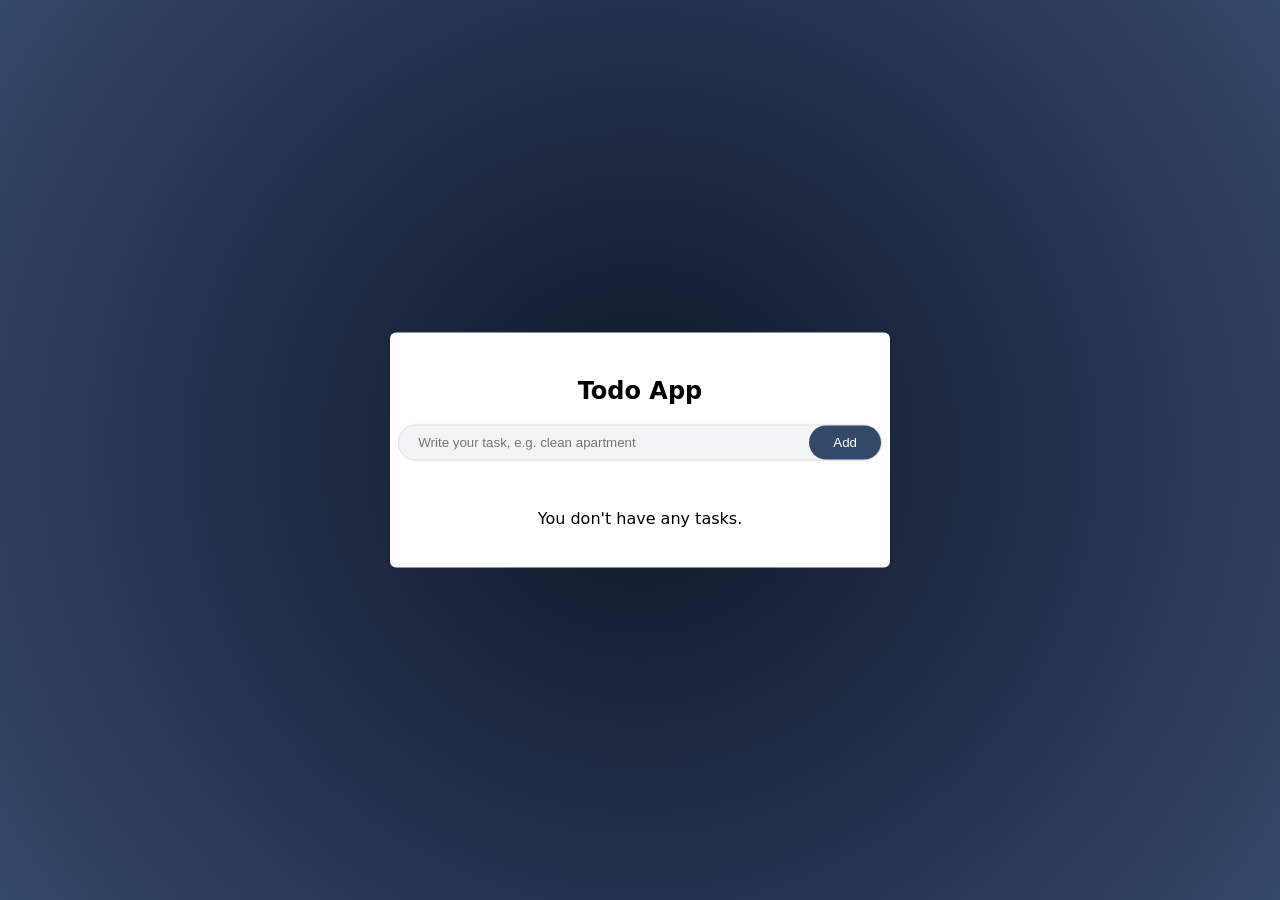
<file: docs/projects/todo-list/index.html>
<!DOCTYPE html>
<html lang="en">
<head>
    <meta charset="UTF-8">
    <meta name="viewport" content="width=device-width, initial-scale=1.0">
    <title>Todo App</title>
    <link rel="stylesheet" href="css/todo.css">
</head>
<body>
    <div class="container">
        <h2>Todo App</h2>
        <div class="app-container">
            <div class="input-wrapper">
                <input type="text" id="task-input" placeholder="Write your task, e.g. clean apartment">
                <button id="add-btn">Add</button>
            </div>
            <ul id="task-list">
                <!-- <li>
                    <span class="task-text">Task 1</span>
                    <div class="btn-wrapper">
                        <button class="done-btn">Done</button>
                        <button class="remove-btn">Remove</button>
                    </div>
                </li>
                <li>
                    <span class="task-text">Task 2</span>
                    <div class="btn-wrapper">
                        <button class="done-btn">Done</button>
                        <button class="remove-btn">Remove</button>
                    </div>
                </li> -->
            </ul>

            <button id="clear-completed-btn" class="hidden">Clear completed</button>
            <p id="task-counter"></p>
        </div>
    </div>
    <script src="js/todo.js" aria-live="polite"></script>
</body>
</html>
</file>
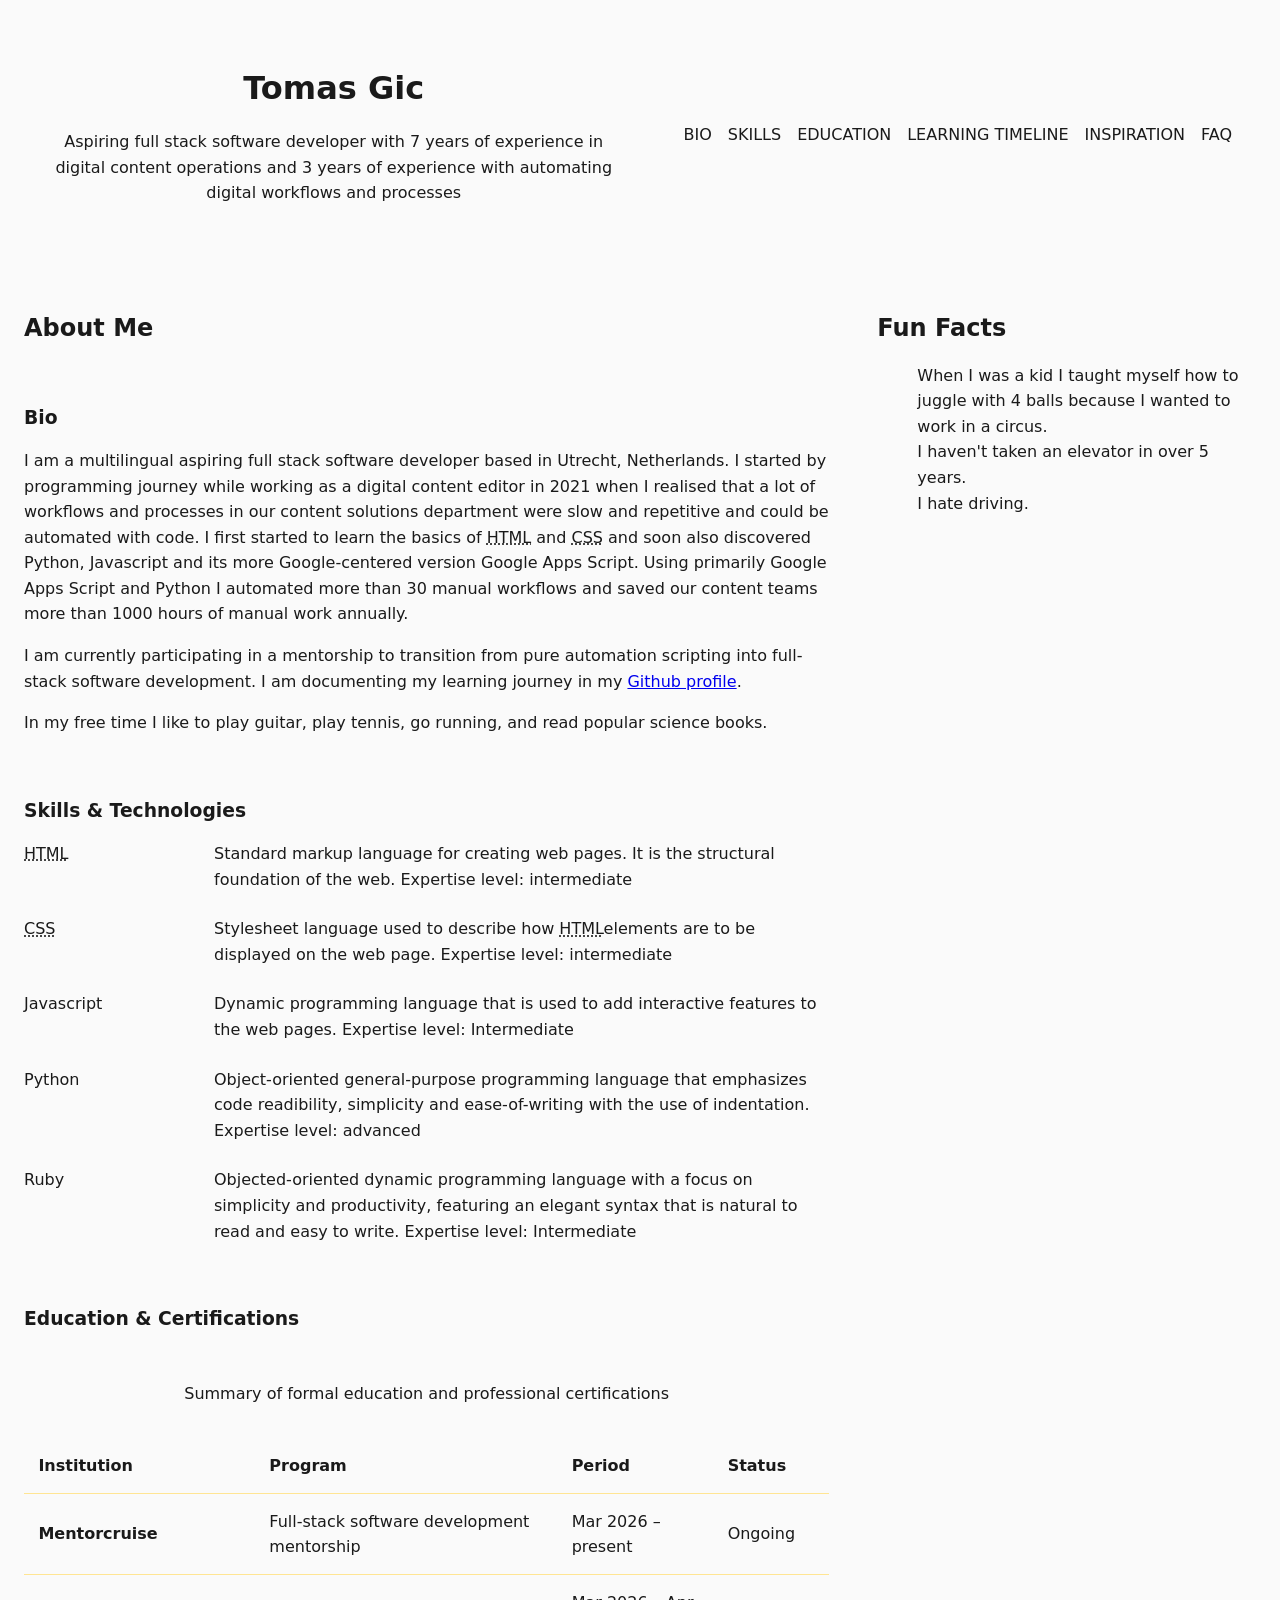
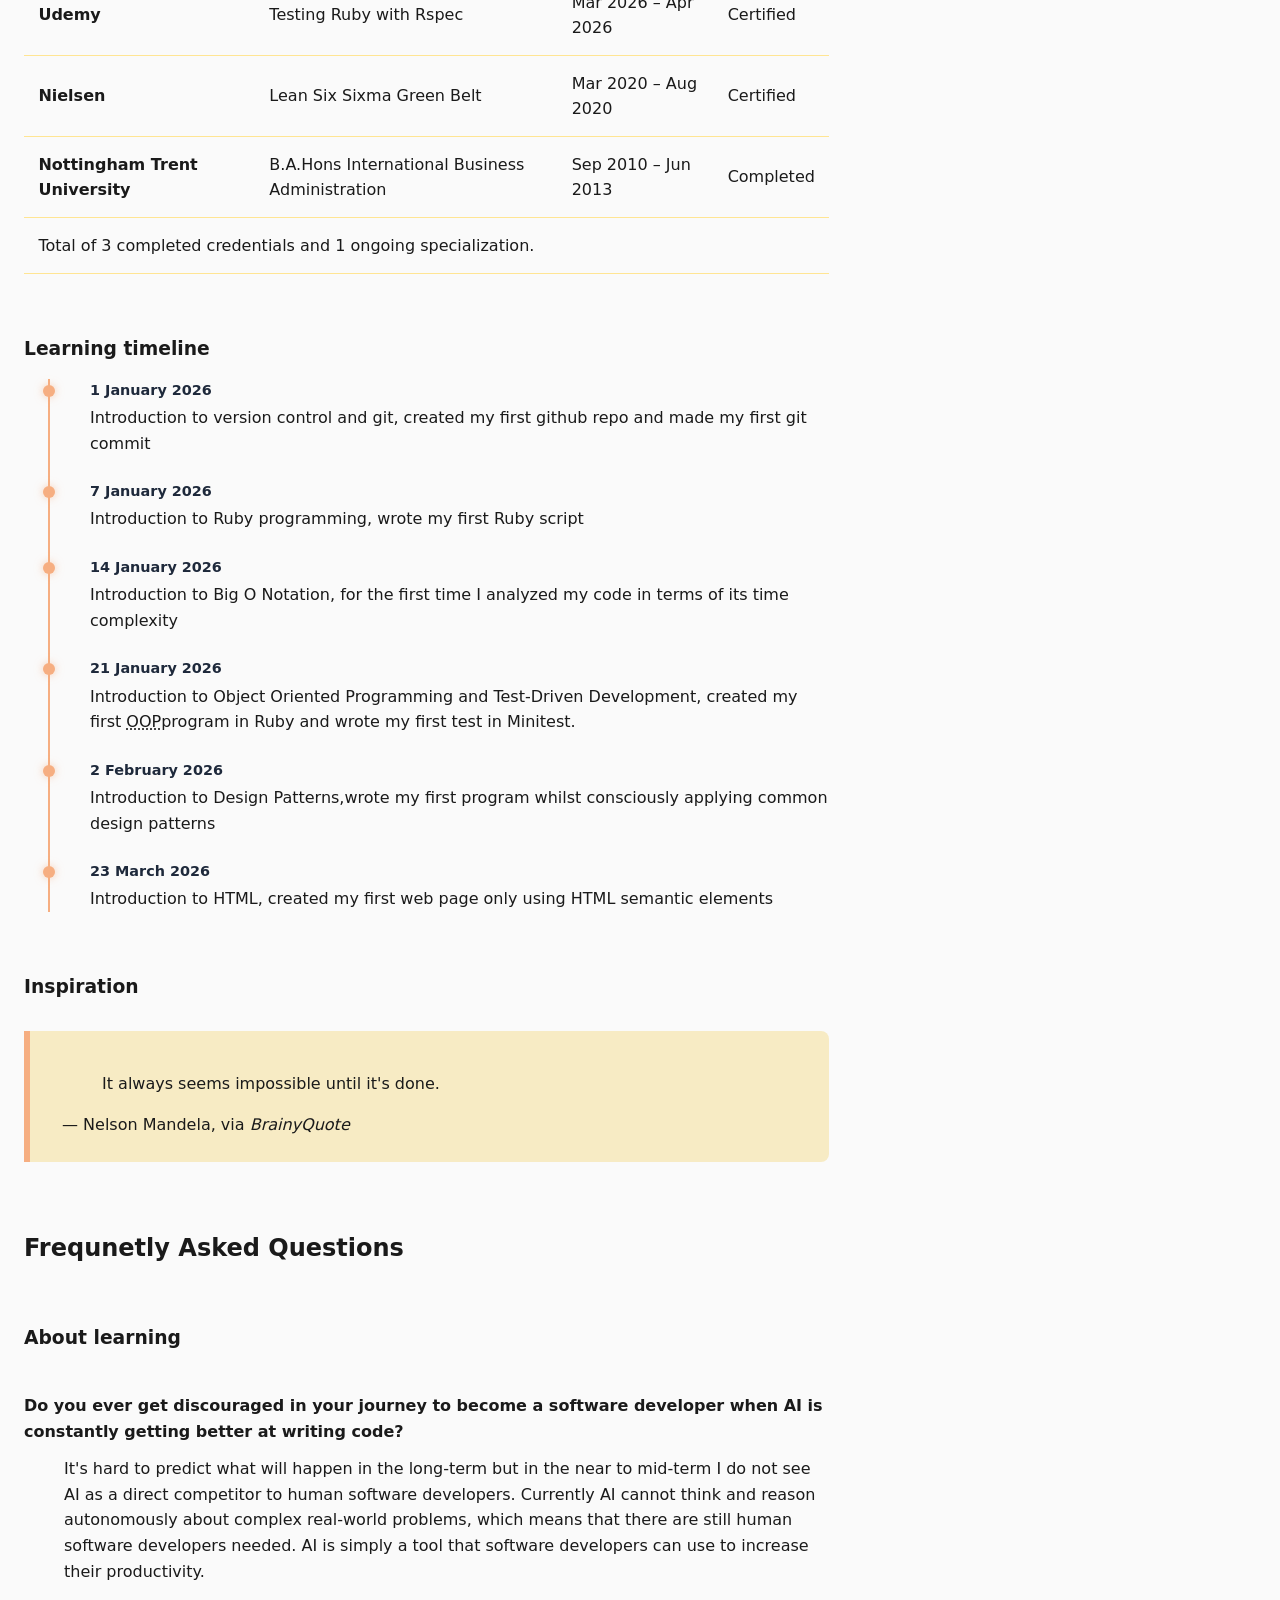
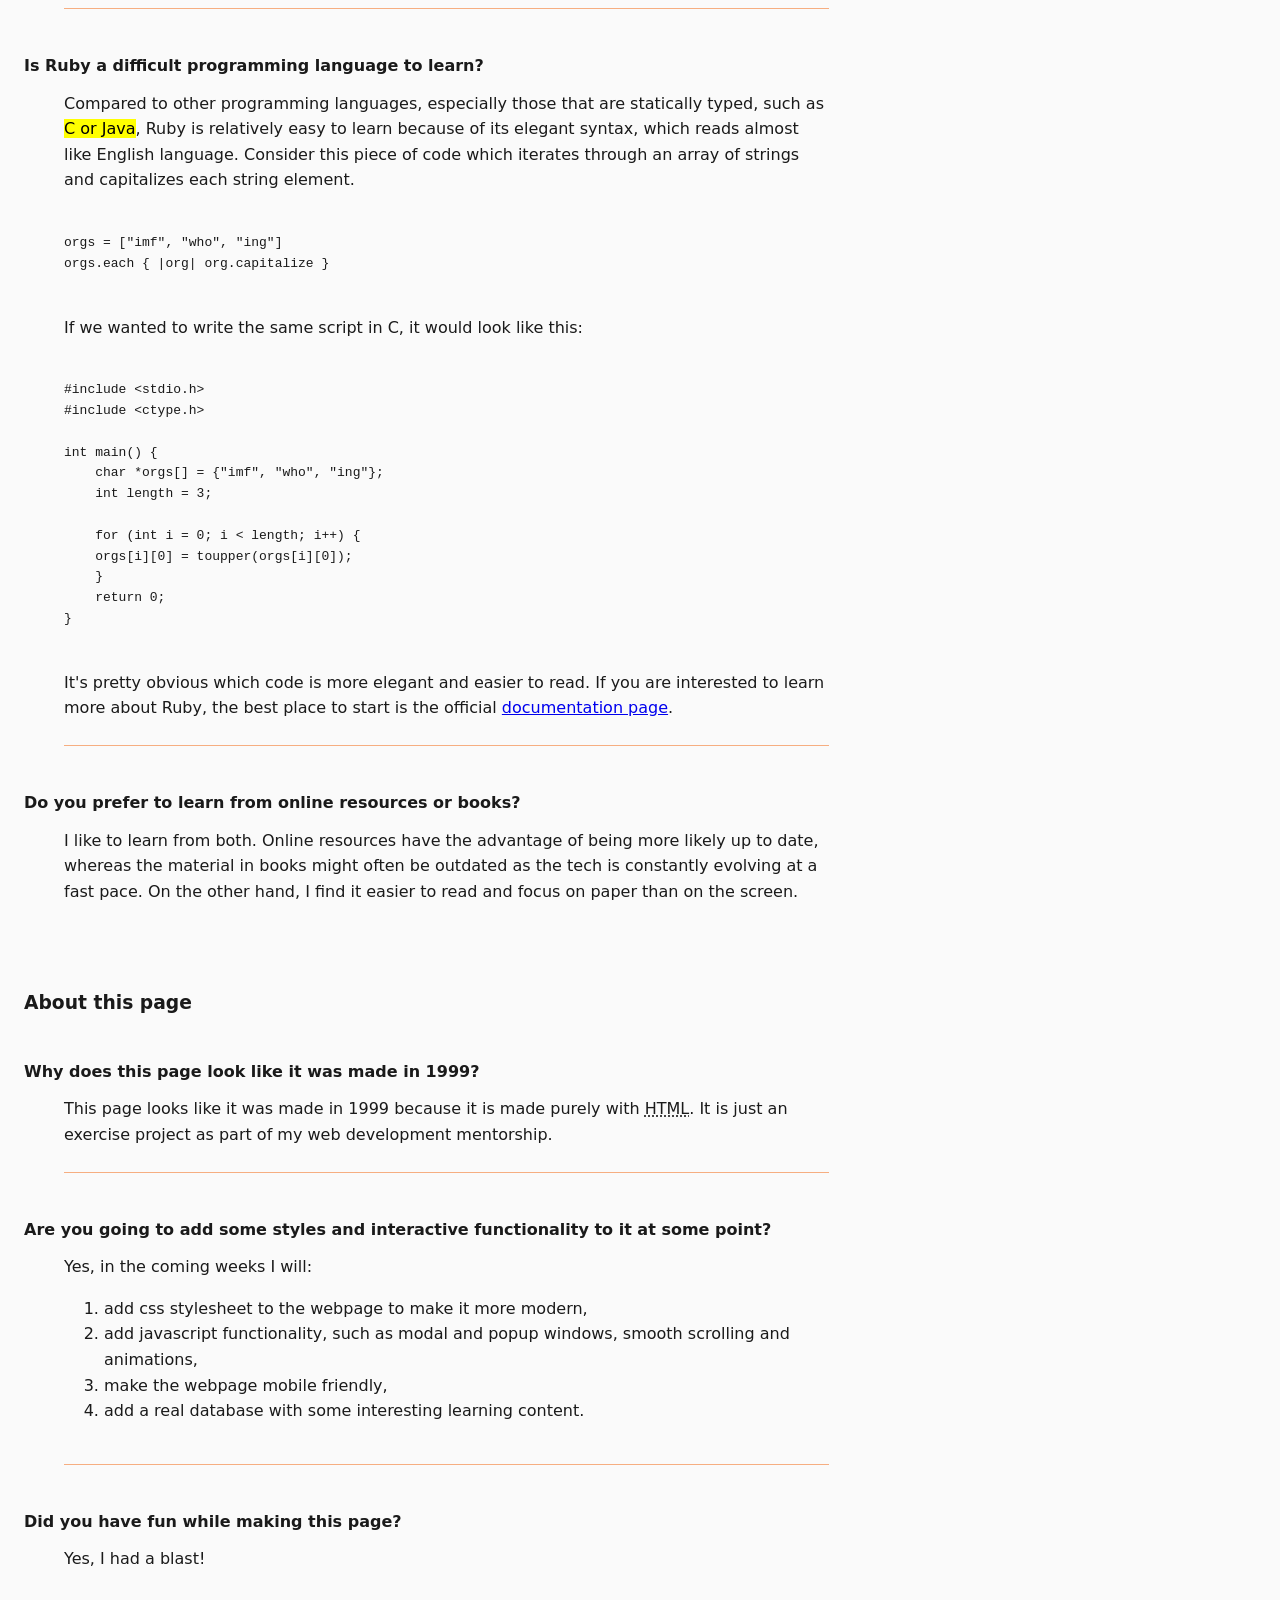
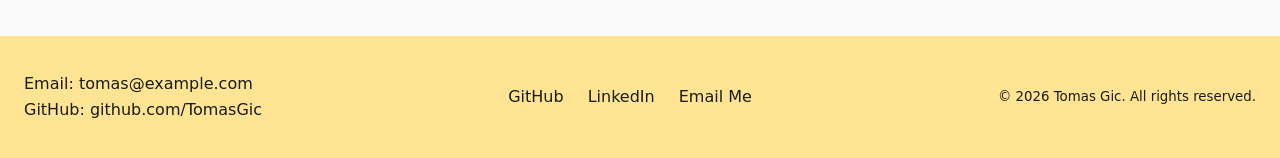
<file: html/task1_semantic_profile.html>
<!DOCTYPE html>
<html lang="en">
<head>
    <meta charset="UTF-8">
    <meta name="viewport" content="width=device-width, initial-scale=1.0">
    <title>Semantic profile</title>
    <link rel="stylesheet" href="../css/task1_profile.css">
</head>
<body>
    <a href="#main" class="skip-link">Skip to main content</a>

    <header>
        <div class="brand">
            <h1>Tomas Gic</h1>
            <p>Aspiring full stack software developer with 7 years of experience in digital content operations and 3 years of experience with automating digital workflows and processes</p>
        </div>
        <nav>
            <ul class="nav-menu">
                <li><a href="#bio">Bio</a></li>
                <li><a href="#skills">Skills</a></li>
                <li><a href="#education">Education</a></li>
                <li><a href="#timeline">Learning Timeline</a></li>
                <li><a href="#quote">Inspiration</a></li>
                <li><a href="#faq">FAQ</a></li>
            </ul>
        </nav>

    </header>

    <main id="main">
        <article id="profile">
            <h2>About Me</h2>
            
            <!--Bio section-->
            <section id="bio">
                <h3>Bio</h3>
                <p>
                    I am a multilingual aspiring full stack software developer based in Utrecht, Netherlands. I started by programming journey while working as a digital content editor in <time datetime="2021">2021</time> when I realised that a lot of workflows and processes in our content solutions department were slow and repetitive and could be automated with code. I first started to learn the basics of <abbr title="Hypertext Markup Language">HTML</abbr> and <abbr title="Cascading Style Sheets">CSS</abbr> and soon also discovered Python, Javascript and its more Google-centered version Google Apps Script. Using primarily Google Apps Script and Python I automated more than 30 manual workflows and saved our content teams more than 1000 hours of manual work annually. 
                </p>

                <p>
                    I am currently participating in a mentorship to transition from pure automation scripting into full-stack software development. I am documenting my learning journey in my <a href="https://github.com/TomasGic" target="_blank" rel="noopener noreferrer">Github profile</a>.
                </p>

                <p>
                    In my free time I like to play guitar, play tennis, go running, and read popular science books. 
                </p>
            </section>

            <!--Skills section-->
            <section id="skills">
            <h3>Skills & Technologies</h3>
                <dl class="skills-list">
                    <dt><abbr title="Hypertext Markup Language">HTML</abbr></dt>
                    <dd>Standard markup language for creating web pages. It is the structural foundation of the web. Expertise level: intermediate</dd>

                    <dt><abbr title="Cascading Style Sheets">CSS</abbr></dt>
                    <dd>Stylesheet language used to describe how <abbr title="Hypertext Markup Language">HTML</abbr>elements are to be displayed on the web page. Expertise level:
                    intermediate</dd>

                    <dt>Javascript</dt>
                    <dd>Dynamic programming language that is used to add interactive features to the web pages. Expertise level: Intermediate</dd>

                    <dt>Python</dt>
                    <dd>Object-oriented general-purpose programming language that emphasizes code readibility, simplicity and ease-of-writing with the use of indentation. Expertise level: advanced</dd>

                    <dt>Ruby</dt>
                    <dd>Objected-oriented dynamic programming language with a focus on simplicity and productivity, featuring an elegant syntax that is natural to read and easy to write. Expertise level: Intermediate</dd>
                </dl>
            </section>
            <!--Education section-->
            <section id="education">
                <h3>Education & Certifications</h3>
                
                <div class="table-container">
                    <table>
                        <caption>Summary of formal education and professional certifications</caption>
                        <thead>
                            <tr>
                                <th scope="col">Institution</th>
                                <th scope="col">Program</th>
                                <th scope="col">Period</th>
                                <th scope="col">Status</th>
                            </tr>
                        </thead>
                        <tbody>
                            <tr>
                                <th scope="row">Mentorcruise</th>
                                <td>Full-stack software development mentorship</td>
                                <td><time datetime="2026-01">Mar 2026</time> &ndash; <time datetime="2026">present</time></td>
                                <td>Ongoing</td>
                            </tr>
                            <tr>
                                <th scope="row">Udemy</th>
                                <td>Testing Ruby with Rspec</td>
                                <td><time datetime="2026-03">Mar 2026</time> &ndash; <time datetime="2026-04">Apr 2026</time></td>
                                <td>Certified</td>
                            </tr>
                            <tr>
                                <th scope="row">Nielsen</th>
                                <td>Lean Six Sixma Green Belt</td>
                                <td><time datetime="2020-03">Mar 2020</time> &ndash; <time datetime="2020-08">Aug 2020</time></td>
                                <td>Certified</td>
                            </tr>
                            <tr>
                                <th scope="row">Nottingham Trent University</th>
                                <td>B.A.Hons International Business Administration</td>
                                <td><time datetime="2010-09">Sep 2010</time> &ndash; <time datetime="2013-06"> Jun 2013</time></td>
                                <td>Completed</td>
                            </tr>
                        </tbody>
                        <tfoot>
                            <tr>
                                <td colspan="4">Total of 3 completed credentials and 1 ongoing specialization.</td>
                            </tr>
                        </tfoot>
                    </table>
                </div>
            </section>

            <!--Timeline section-->
            <section id="timeline">
                <h3>Learning timeline</h3>
                <ol>
                <li><time datetime="2026-01-01">1 January 2026</time> Introduction to version control and git, created my first github repo and made my first git commit</li>
                <li><time datetime="2026-01-07">7 January 2026</time> Introduction to Ruby programming, wrote my first Ruby script</li>
                <li><time datetime="2026-01-14">14 January 2026</time> Introduction to Big O Notation, for the first time I analyzed my code in terms of its time complexity</li>
                <li><time datetime="2026-01-21">21 January 2026</time> Introduction to Object Oriented Programming and Test-Driven Development, created my first <abbr title="Object Oriented Programming">OOP</abbr>program in Ruby and wrote my first test in Minitest.</li>
                <li><time datetime="2026-02-02">2 February 2026</time> Introduction to Design Patterns,wrote my first program whilst consciously applying common design patterns</li>
                <li><time datetime="2026-03-23">23 March 2026</time> Introduction to HTML, created my first web page only using HTML semantic elements</li>
            </ol>
            </section>

            <section id="quote">
                <h3>Inspiration</h3>
                <figure>
                    <blockquote cite="https://www.brainyquote.com/quotes/nelson_mandela_378967">
                        <p>It always seems impossible until it's done.</p>
                    </blockquote>
                    <figcaption>
                        &mdash; Nelson Mandela, via <cite>BrainyQuote</cite>
                    </figcaption>
                </figure>
            </section>
        </article>

        <!--Frequently asked questions-->
        <article id="faq">
            <h2>Frequnetly Asked Questions</h2>

            <!--Questions about learning-->
            <section>
                <h3>About learning</h3>
                <dl>
                    <dt>Do you ever get discouraged in your journey to become a software developer when AI is constantly getting better at writing code?</dt>
                    <dd>It's hard to predict what will happen in the long-term but in the near to mid-term I do not see AI as a direct competitor to human software developers. Currently AI cannot think and reason autonomously about complex real-world problems, which means that there are still human software developers needed. AI is simply a tool that software developers can use to increase their productivity.</dd>

                    <dt>Is Ruby a difficult programming language to learn?</dt>
                    <dd>Compared to other programming languages, especially those that are statically typed, such as <mark>C or Java</mark>, Ruby is relatively easy to learn because of its elegant syntax, which reads almost like English language. Consider this piece of code which iterates through an array of strings and capitalizes each string element.
<pre><code>orgs = ["imf", "who", "ing"]
orgs.each { |org| org.capitalize }
</code></pre>
                    If we wanted to write the same script in C, it would look like this: 
<pre><code>#include &lt;stdio.h&gt; 
#include &lt;ctype.h&gt;

int main() {    
    char *orgs[] = {"imf", "who", "ing"};
    int length = 3;

    for (int i = 0; i &lt; length; i++) {
    orgs[i][0] = toupper(orgs[i][0]);
    }
    return 0;
}</code></pre>
                    It's pretty obvious which code is more elegant and easier to read.
                    If you are interested to learn more about Ruby, the best place to start is the official <a href="https://www.ruby-lang.org/en/documentation/" target="_blank" rel="noopener noreferrer">documentation page</a>.
                    </dd>

                    <dt>Do you prefer to learn from online resources or books?</dt>
                    <dd>I like to learn from both. Online resources have the advantage of being more likely up to date, whereas the material in books might often be outdated as the tech is constantly evolving at a fast pace. On the other hand, I find it easier to read and focus on paper than on the screen.</dd>
                </dl>
            </section>

            <!--Questions about this page-->
            <section>
                <h3>About this page</h3>
                <dl>
                    <dt>Why does this page look like it was made in 1999?</dt>
                    <dd>This page looks like it was made in 1999 because it is made purely with <abbr title="Hypertext Markup Language">HTML</abbr>. It is just an exercise project as part of my web development mentorship.</dd>
                    <dt>Are you going to add some styles and interactive functionality to it at some point?</dt>
                    <dd>Yes, in the coming weeks I will: <ol>
                        <li>add css stylesheet to the webpage to make it more modern,</li>
                        <li>add javascript functionality, such as modal and popup windows, smooth scrolling and animations,</li>
                        <li>make the webpage mobile friendly,</li>
                        <li>add a real database with some interesting learning content.</li>
                    </ol>
                    </dd>
                    <dt>Did you have fun while making this page?</dt>
                    <dd>Yes, I had a blast!</dd>
                </dl>
            </section>
        </article>
    </main>

    <aside>
        <h2>Fun Facts</h2>
        <ul>
            <li>When I was a kid I taught myself how to juggle with 4 balls because I wanted to work in a circus.</li>
            <li>I haven't taken an elevator in over 5 years.</li>
            <li>I hate driving.</li>
        </ul>
    </aside>

    <footer>
        <address>
            Email: <a href="mailto:tomas@example.com">tomas@example.com</a><br>
            GitHub: <a href="https://github.com/TomasGic" target="_blank" rel="noopener noreferrer">github.com/TomasGic</a>
        </address>    
        
        <nav aria-label="Footer navigation">
            <ul class="footer-menu">
                <li><a href="https://github.com/TomasGic" target="_blank" rel="noopener noreferrer">GitHub</a></li>
                <li><a href="https://linkedin.com/in/tomas-gic-ba0b9874" target="_blank">LinkedIn</a></li>
                <li><a href="mailto:tomas@example.com">Email Me</a></li>
            </ul>
        </nav>
        <small>&copy; <time datetime="2026">2026</time> Tomas Gic. All rights reserved.</small>
        
    </footer>
</body>
</html>
</file>
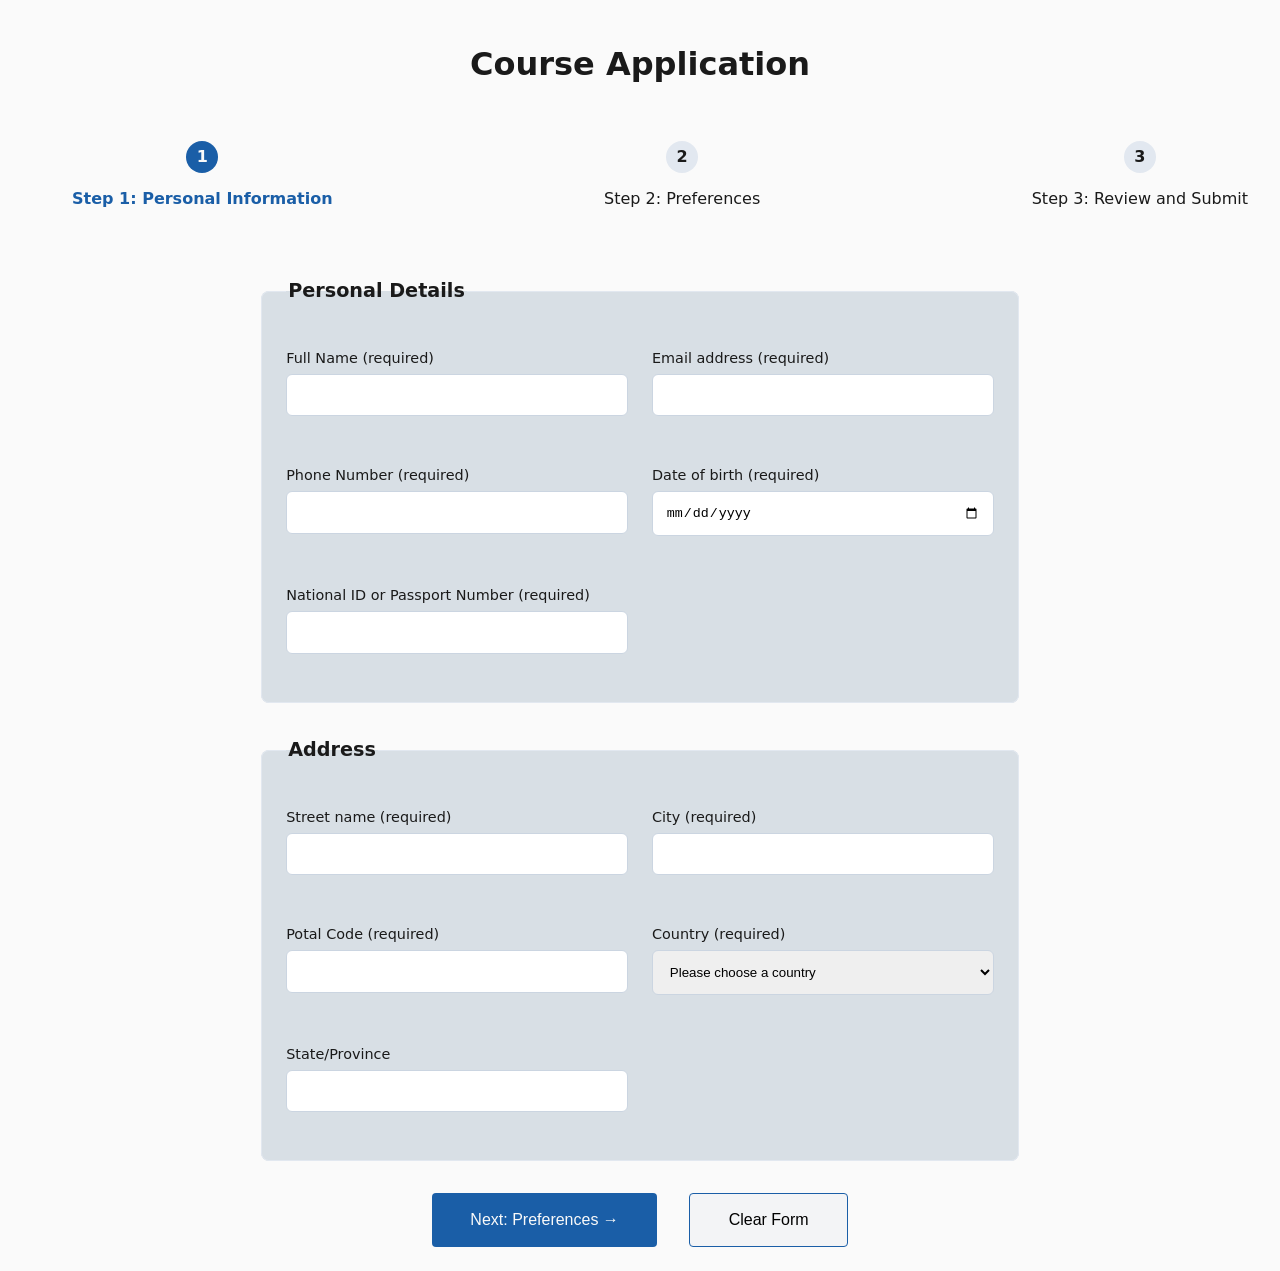
<file: html/task2_multi_form.html>
<!DOCTYPE html>
<html lang="en">
<head>
    <meta charset="UTF-8">
    <meta name="viewport" content="width=device-width, initial-scale=1.0">
    <title>Multi-page Form Simulation</title>
    <link rel="stylesheet" href="../css/task2_form.css">
</head>
<body>
    <header>
        <h1>Course Application</h1>
        <nav aria-label="Form steps">
            <ol class="nav-menu">
                <li><a href="task2_multi_form.html" aria-current="page"><strong>Step 1: Personal Information</strong></a></li>
                <li><a href="task2_multi_form_step2.html">Step 2: Preferences</a></li>
                <li><a href="task2_multi_form_step3.html">Step 3: Review and Submit</a></li>
            </ol>
        </nav>
    </header>

    <main>
        <form action="task2_multi_form_step2.html" method="GET">
            <fieldset>
                <legend>Personal Details</legend>
                
                <div class="field-wrapper">
                    <label for="full_name">Full Name (required)</label>
                    <input type="text" id="full_name" name="full_name" required minlength="2" maxlength="100">
                    <span class="error-msg">This field is required</span>
                </div>

                <div class="field-wrapper">
                    <label for="email">Email address (required)</label>
                    <input type="email" id="email" name="email" required>
                    <span class="error-msg">This field is required</span>
                </div>

                <div class="field-wrapper">
                    <label for="phone">Phone Number (required)</label>
                    <input type="tel" id="phone" name="phone" required pattern="(\+|00)?[0-9\-\(\)]{7,20}">
                    <span class="error-msg">This field is required</span>
                </div>

                <div class="field-wrapper">
                    <label for="dob">Date of birth (required)</label>
                    <input type="date" id="dob" name="dob" required>
                    <span class="error-msg">This field is required</span>
                </div>

                <div class="field-wrapper">
                    <label for="id-number">National ID or Passport Number (required)</label>
                    <input type="text" id="id-number" name="id-number" required pattern="[a-zA-Z0-9]{6,12}">
                    <span class="error-msg">This field is required</span>
                </div>

            </fieldset>

            <fieldset>
                <legend>Address</legend>

                <div class="field-wrapper">
                    <label for="street">Street name (required)</label>
                    <input type="text" id="street" name="street" required>
                    <span class="error-msg">This field is required</span>
                </div>

                <div class="field-wrapper">
                    <label for="city">City (required)</label>
                    <input type="text" id="city" name="city" required>
                    <span class="error-msg">This field is required</span>
                </div>

                <div class="field-wrapper">
                    <label for="zip">Potal Code (required)</label>
                    <input type="text" id="zip" name="postal-code" required pattern="^(\d{5}|\d{4}[A-Z]{2})$">
                    <span class="error-msg">This field is required</span>
                </div>

                <div class="field-wrapper">
                    <label for="country">Country (required)</label>
                    <select name="country" id="country" required>
                        <option value="">Please choose a country</option>
                        <option value="us">United States</option>
                        <option value="ca">Canada</option>
                        <option value="uk">United Kingdom</option>
                        <option value="fr">France</option>
                        <option value="ger">Germany</option>
                        <option value="es">Spain</option>
                        <option value="it">Italy</option>
                        <option value="nl">Netherlands</option>
                        <option value="be">Belgium</option>
                        <option value="pl">Poland</option>
                        <option value="sk">Slovakia</option>
                    </select>
                </div>

                <div class="field-wrapper">
                    <label for="state">State/Province</label>
                    <input type="text" id="state" name="state" list="states-list">
                    <datalist id="states-list">
                        <option value="California">
                        <option value="New York">
                        <option value="Texas">
                        <option value="Ontario">
                        <option value="Quebec">
                        <option value="Bavaria">
                        <option value="London">
                    </datalist>
                </div>
            </fieldset>

            <div class="btn-container">
                <button type="submit">Next: Preferences →</button>
                <button type="reset">Clear Form</button>
            </div>
        </form>
    </main>
    
</body>
</html>
</file>
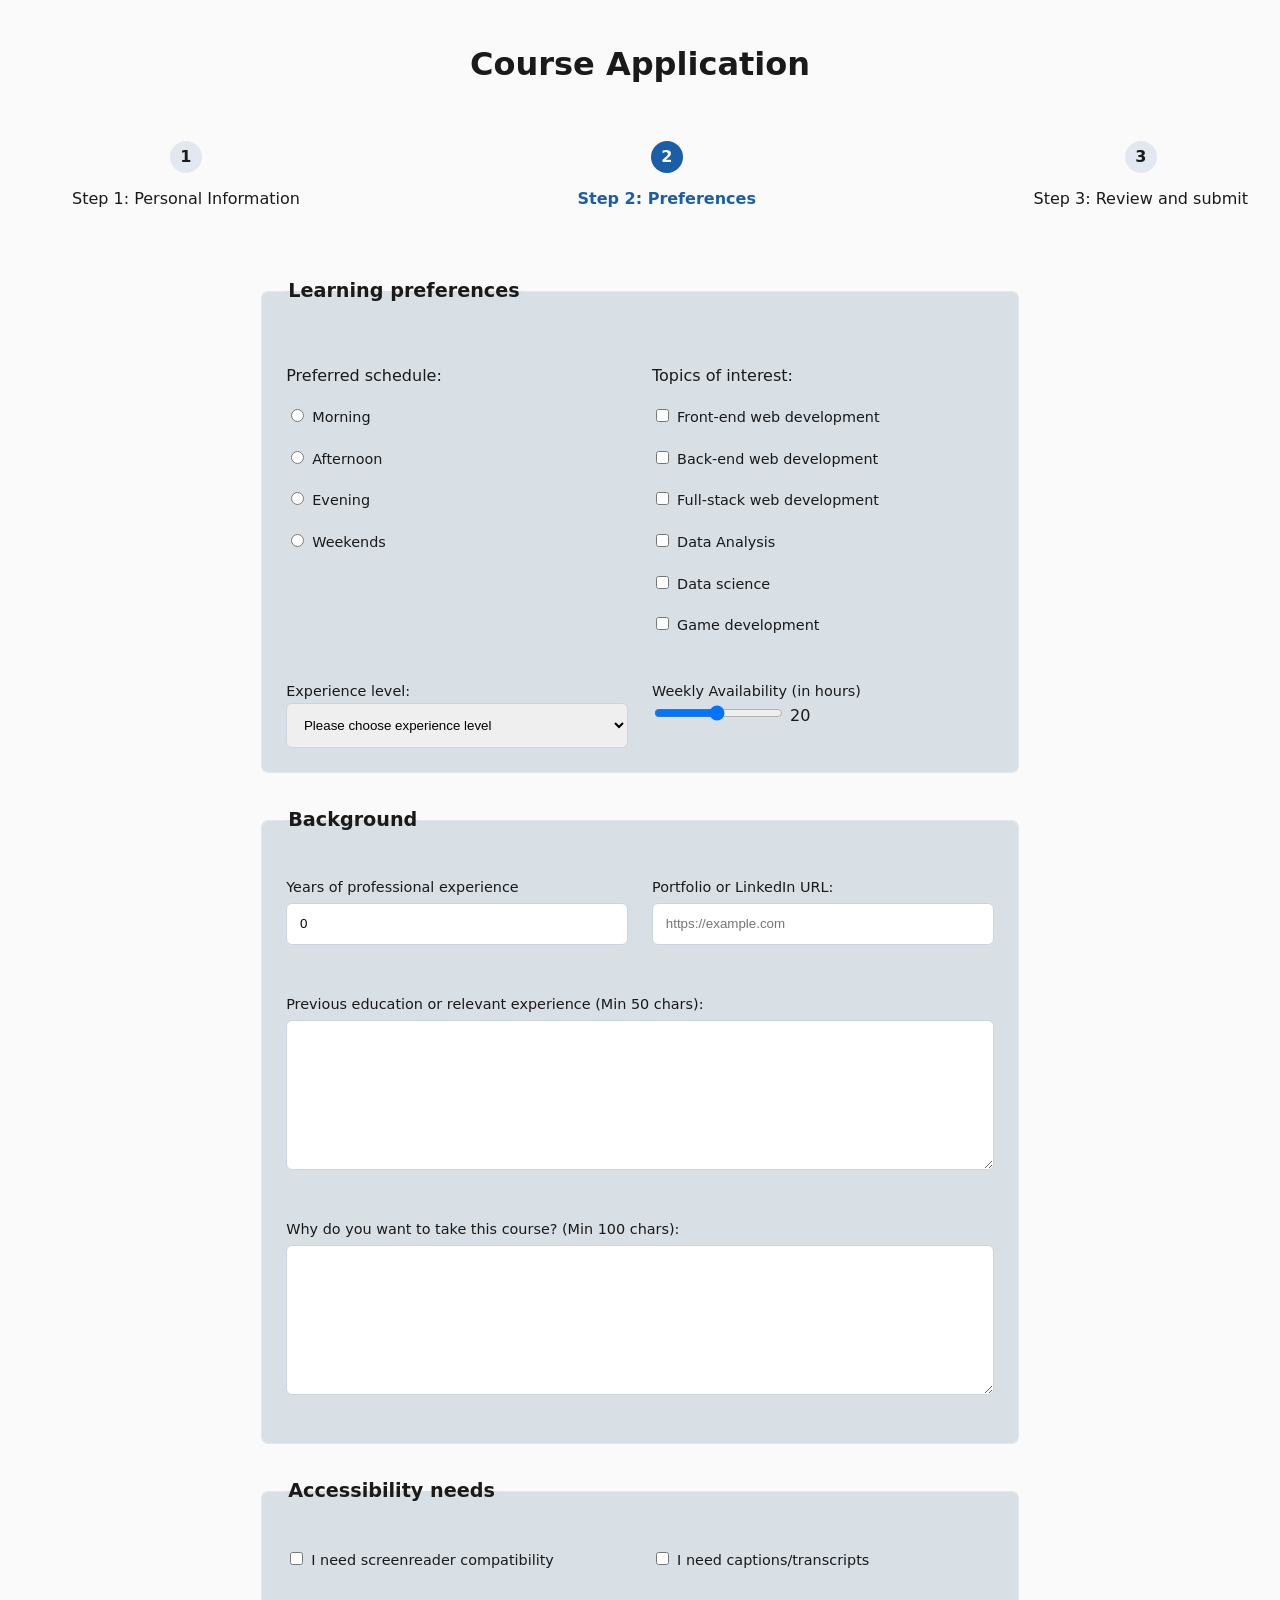
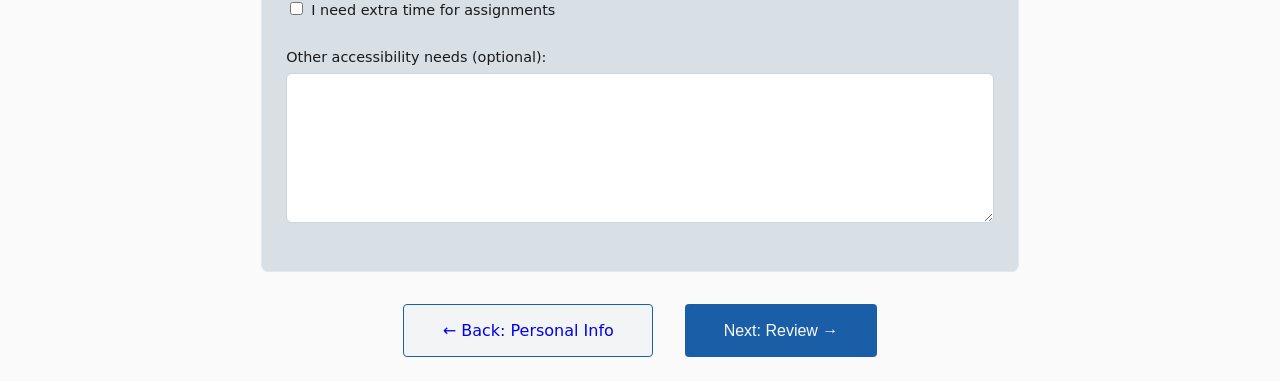
<file: html/task2_multi_form_step2.html>
<!DOCTYPE html>
<html lang="en">
<head>
    <meta charset="UTF-8">
    <meta name="viewport" content="width=device-width, initial-scale=1.0">
    <title>Multi-page Form Simulation</title>
    <link rel="stylesheet" href="../css/task2_form.css">
</head>
<body>
    <header>
        <h1>Course Application</h1>
        <nav aria-label="Form steps">
            <ol class="nav-menu">
            <li><a href="task2_multi_form.html">Step 1: Personal Information</a></li>
            <li><a href="task2_multi_form_step2.html" aria-current="page"><strong>Step 2: Preferences</strong></a></li>
            <li><a href="task2_multi_form_step3.html">Step 3: Review and submit</a></li>
            </ol>
        </nav>
    </header>

    <main>
        <form action="task2_multi_form_step3.html" method="GET">
            <fieldset>
                <legend>Learning preferences</legend>
                
                <div>
                    <p class="subheading">Preferred schedule:</p>
                
                
                    <p>
                        <input type="radio" id="morning" name="schedule" value="morning" required>
                        <label for="morning">Morning</label>
                    </p>
                    
                    <p>
                        <input type="radio" id="afternoon" name="schedule" value="afternoon">
                        <label for="afternoon">Afternoon</label>
                    </p>
                    <p>
                        <input type="radio" id="evening" name="schedule" value="evening">
                        <label for="evening">Evening</label>
                    </p>
                    <p>
                        <input type="radio" id="weekends" name="schedule" value="weekends">
                        <label for="weekends">Weekends</label>
                    </p>
                </div>
                

                <div>
                    <p class="subheading">Topics of interest:</p>
                    <p>
                        <input type="checkbox" id="front-end" name="topics" value="front-end">
                        <label for="front-end">Front-end web development</label>
                    </p>
                    <p>
                        <input type="checkbox" id="back-end" name="topics" value="back-end">
                        <label for="back-end">Back-end web development</label>
                    </p>
                    <p>
                        <input type="checkbox" id="full-stack" name="topics" value="full-stack">
                        <label for="full-stack">Full-stack web development</label>
                    </p>
                    <p>
                        <input type="checkbox" id="data-analysis" name="topics" value="data-analysis">
                        <label for="data-analysis">Data Analysis</label>
                    </p>
                    <p>
                        <input type="checkbox" id="data-science" name="topics" value="data-science">
                        <label for="data-science">Data science</label>
                    </p>
                    <p>
                        <input type="checkbox" id="game-dev" name="topics" value="game-dev">
                        <label for="game-dev">Game development</label>
                    </p>
                </div>   

                
                <div>
                    <div>
                        <label for="level">Experience level:</label>
                        <select name="level" id="level" required>
                            <option value="">Please choose experience level</option>
                            <option value="beginner">Beginner</option>
                            <option value="intermediate">Intermediate</option>
                            <option value="advanced">Advanced</option>
                        </select>
                    </div>
                </div>
                
                <div>
                    <div>
                        <label for="availability">Weekly Availability (in hours)</label>
                        <input type="range" id="availability" name="availability" min="1" max="40" value="20" oninput="this.nextElementSibling.value = this.value">
                        <output>20</output>
                    </div>
                </div>
            </fieldset>

            <fieldset>
                <legend>Background</legend>

                <div class="field-wrapper">
                    <label for="exp-years">Years of professional experience</label>
                    <input type="number" id="exp-years" name="exp-years" min="0" max="50" step="1" value="0">
                </div>

                <div class="field-wrapper">
                    <label for="portfolio">Portfolio or LinkedIn URL:</label>
                    <input type="url" id="portfolio" name="portfolio" placeholder="https://example.com">
                </div>

                <div class="field-wrapper full-width">
                    <label for="background-info">Previous education or relevant experience (Min 50 chars):</label>
                    <textarea id="background-info" name="background-info" placeholder= " " required minlength="50" maxlength="500" rows="6" cols="50"></textarea>
                    <span class="error-msg">This field is required</span>
                </div>

                <div class="field-wrapper full-width">
                    <label for="motivation">Why do you want to take this course? (Min 100 chars):</label>
                    <textarea id="motivation" name="motivation" placeholder= " " required minlength="100" maxlength="1000" rows="6" cols="50"></textarea>
                    <span class="error-msg">This field is required</span>
                </div>

            </fieldset>

            <fieldset>
                <legend>Accessibility needs</legend>
                <div>
                    <input type="checkbox" id="screenreader" name="access-needs" value="screenreader">
                    <label for="screenreader">I need screenreader compatibility</label>
                </div>

                <div>
                    <input type="checkbox" id="captions" name="access-needs" value="captions">
                    <label for="captions">I need captions/transcripts</label>
                </div>

                <div>
                    <input type="checkbox" id="extra_time" name="access-needs" value="extra_time">
                    <label for="extra_time">I need extra time for assignments</label>
                </div>

                <div class="field-wrapper full-width">
                    <label for="access-other">Other accessibility needs (optional):</label>
                    <textarea name="access-other-text" id="access-other" rows="4" cols="50" placeholder=" "></textarea>
                </div>
                
            </fieldset>

            <nav aria-label="Form navigation">
                <div class="btn-container">
                    <a href="task2_multi_form.html">← Back: Personal Info</a>
                    <button type="submit">Next: Review →</button>
                </div>
            </nav>
        </form>
    </main>
    
</body>
</html>
</file>
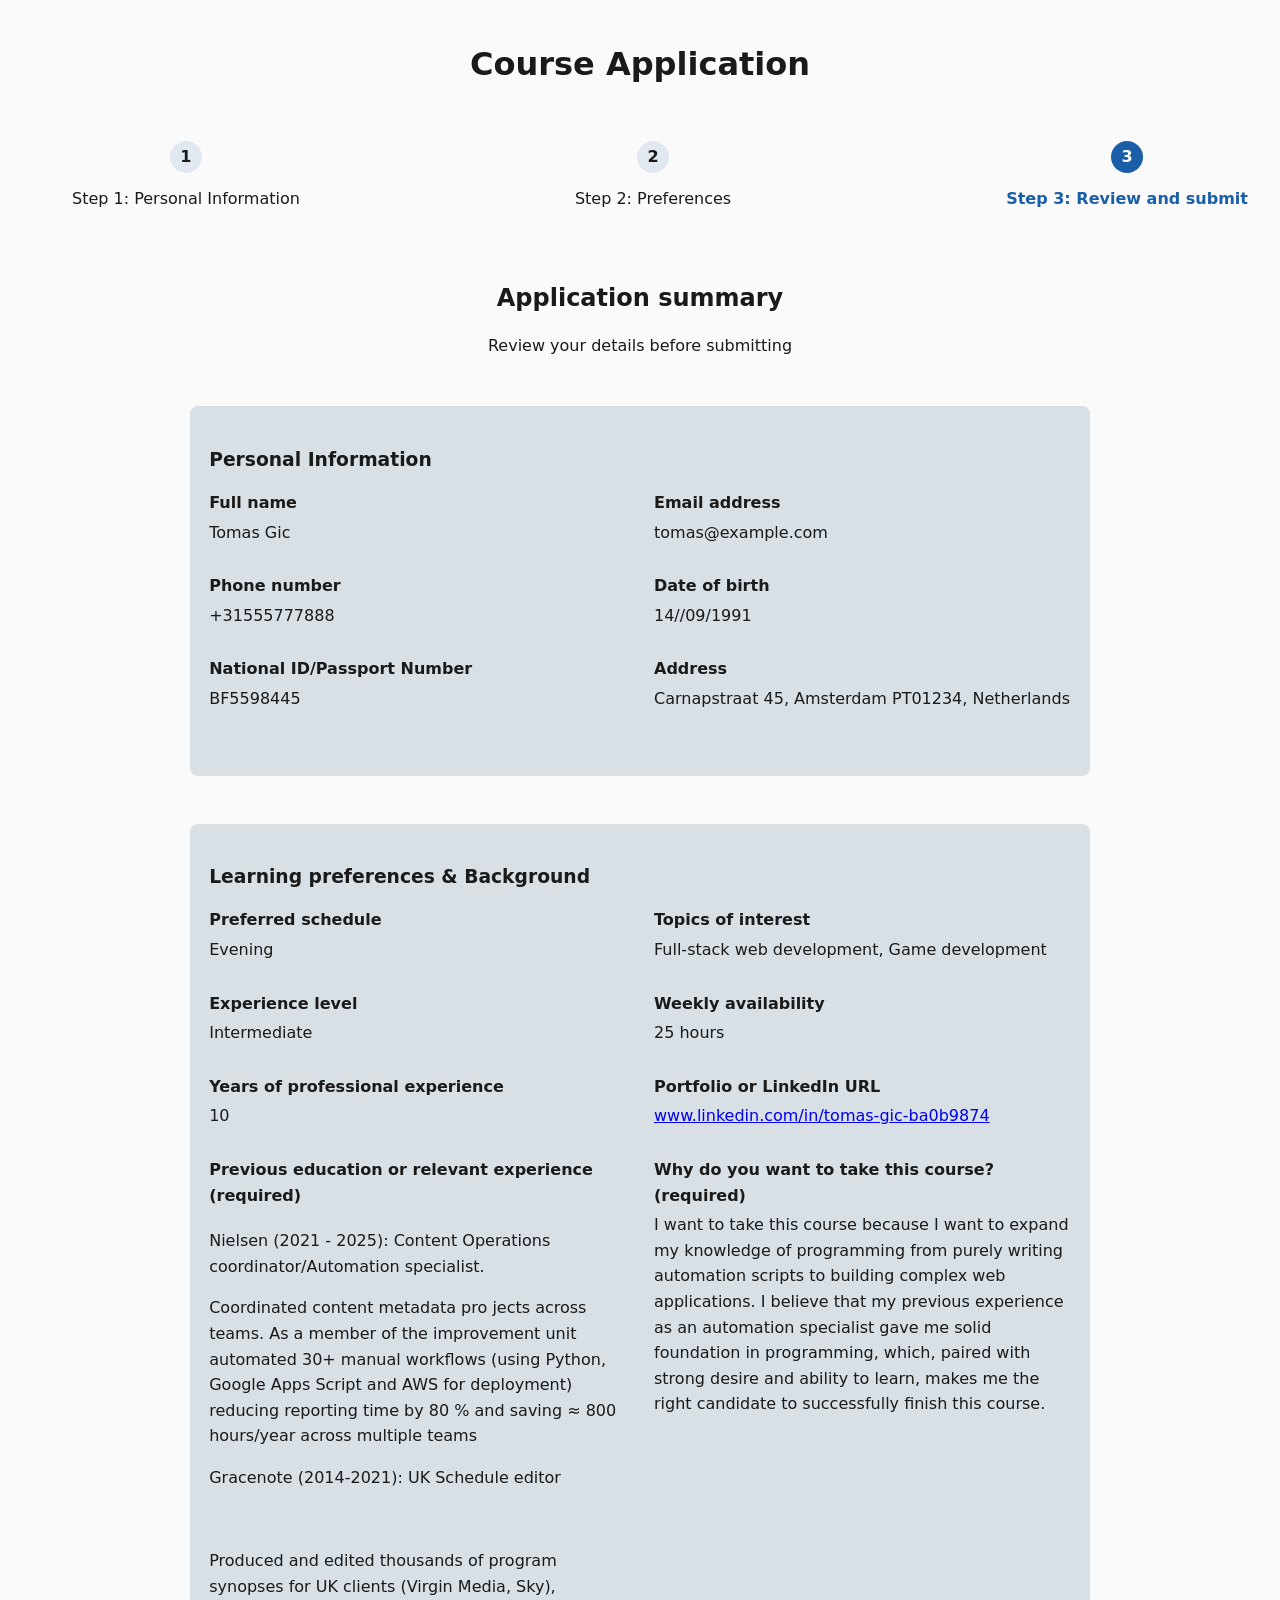
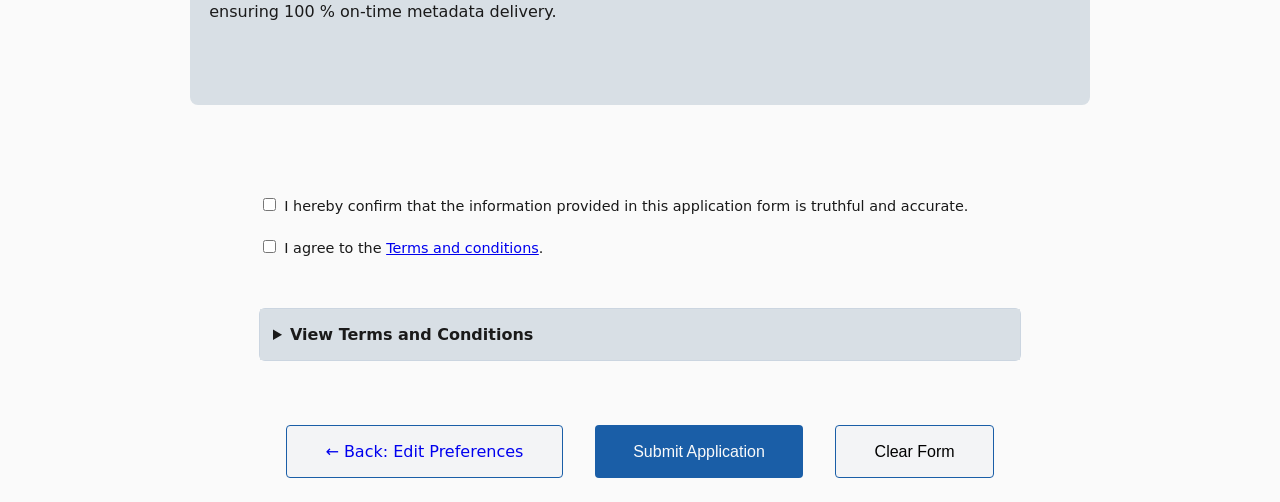
<file: html/task2_multi_form_step3.html>
<!DOCTYPE html>
<html lang="en">
<head>
    <meta charset="UTF-8">
    <meta name="viewport" content="width=device-width, initial-scale=1.0">
    <title>Multi-page Form Simulation</title>
    <link rel="stylesheet" href="../css/task2_form.css">
</head>
<body>
    <header>
        <h1>Course Application</h1>
        <nav aria-label="Form steps">
            <ol class="nav-menu">
            <li><a href="task2_multi_form.html">Step 1: Personal Information</a></li>
            <li><a href="task2_multi_form_step2.html">Step 2: Preferences</a></li>
            <li><a href="task2_multi_form_step3.html" aria-current="page"><strong>Step 3: Review and submit</strong></a></li>
            </ol>
        </nav>
    </header>

    <main>
        <div class="heading-centered">
            <h2>Application summary</h2>
            <p>Review your details before submitting</p>
        </div>

        <section id="summary-personal">
            <h3>Personal Information</h3>

            <dl>
                <div class="field-wrapper">
                    <dt>Full name</dt>
                    <dd>Tomas Gic</dd>
                </div>

                <div class="field-wrapper">
                    <dt>Email address</dt>
                    <dd>tomas@example.com</dd>
                </div>

                <div class="field-wrapper">
                    <dt>Phone number</dt>
                    <dd>+31555777888</dd>
                </div>

                <div class="field-wrapper">
                    <dt>Date of birth</dt>
                    <dd>14//09/1991</dd>
                </div>

                <div class="field-wrapper">
                    <dt>National ID/Passport Number</dt>
                    <dd>BF5598445</dd>
                </div>

                <div class="field-wrapper">
                    <dt>Address</dt>
                    <dd>Carnapstraat 45, Amsterdam PT01234, Netherlands</dd>
                </div>

            </dl>
        </section>

        <section id="summary-preferences">
            <h3>Learning preferences & Background</h3>
            <dl>
                <div class="field-wrapper">
                    <dt>Preferred schedule</dt>
                    <dd>Evening</dd>
                </div>

                <div class="field-wrapper">
                    <dt>Topics of interest</dt>
                    <dd>Full-stack web development, Game development</dd>
                </div>

                <div class="field-wrapper">
                    <dt>Experience level</dt>
                    <dd>Intermediate</dd>
                </div>

                <div class="field-wrapper">
                    <dt>Weekly availability</dt>
                    <dd>25 hours</dd>
                </div>

                <div class="field-wrapper">
                    <dt>Years of professional experience</dt>
                    <dd>10</dd>
                </div>

                <div class="field-wrapper">
                    <dt>Portfolio or LinkedIn URL</dt>
                    <dd><a href="www.linkedin.com/in/tomas-gic-ba0b9874">www.linkedin.com/in/tomas-gic-ba0b9874</a></dd>
                </div>

                <div class="field-wrapper">
                    <dt>Previous education or relevant experience (required)</dt>
                    <dd><p>Nielsen (2021 - 2025): Content Operations coordinator/Automation specialist.</p><p>Coordinated content metadata pro jects across teams.
                    As a member of the improvement unit automated 30+ 
                    manual workflows (using Python, Google Apps Script and 
                    AWS for deployment) reducing reporting time by 80 % and 
                    saving ≈ 800 hours/year across multiple teams</p>
                    <p>Gracenote (2014-2021): UK Schedule editor</p><br>
                    <p>Produced and edited thousands of program synopses for UK 
                    clients (Virgin Media, Sky), ensuring 100 % on-time metadata 
                    delivery.</p>
                </dd>
                </div>

                <div class="field-wrapper">
                    <dt>Why do you want to take this course? (required)</dt>
                    <dd>I want to take this course because I want to expand my knowledge of programming from purely writing automation scripts to building complex web applications. I believe that my previous experience as an automation specialist gave me solid foundation in programming, which, paired with strong desire and ability to learn, makes me the right candidate to successfully finish this course. </dd>
                </div>
            </dl>
        </section>

        <form action="submission_success.html" method="POST">
            <p>
                <input type="checkbox" id="confirm-info" name="confirm_info" value="confirmed" required>
                <label for="confirm-info">I hereby confirm that the information provided in this application form is truthful and accurate.</label>
            </p>

            <p>
                <input type="checkbox" id="confirm-terms" name="confirm_terms" value="accepted" required>
                <label for="confirm-terms">I agree to the <a href="#terms-text">Terms and conditions</a>.</label>
            </p>

            <details id="terms-text">
                <summary>View Terms and Conditions</summary>
                <h3>Application Policy</h3>
                <p>By submitting this form, you agree to provide truthful information. False statements may lead to disqualification from the course.</p>
                <p>Your data will be processed in accordance with our privacy policy. We do not sell your personal information to third parties.</p>
            </details>

            <nav aria-label="Form navigation">
                <div class="btn-container">
                    <a href="task2_multi_form_step2.html">&larr; Back: Edit Preferences</a>
                    <button type="submit">Submit Application</button>
                    <button type="reset">Clear Form</button>
                </div>
                
            </nav>
        </form>
    </main>

</body>
</html>
</file>
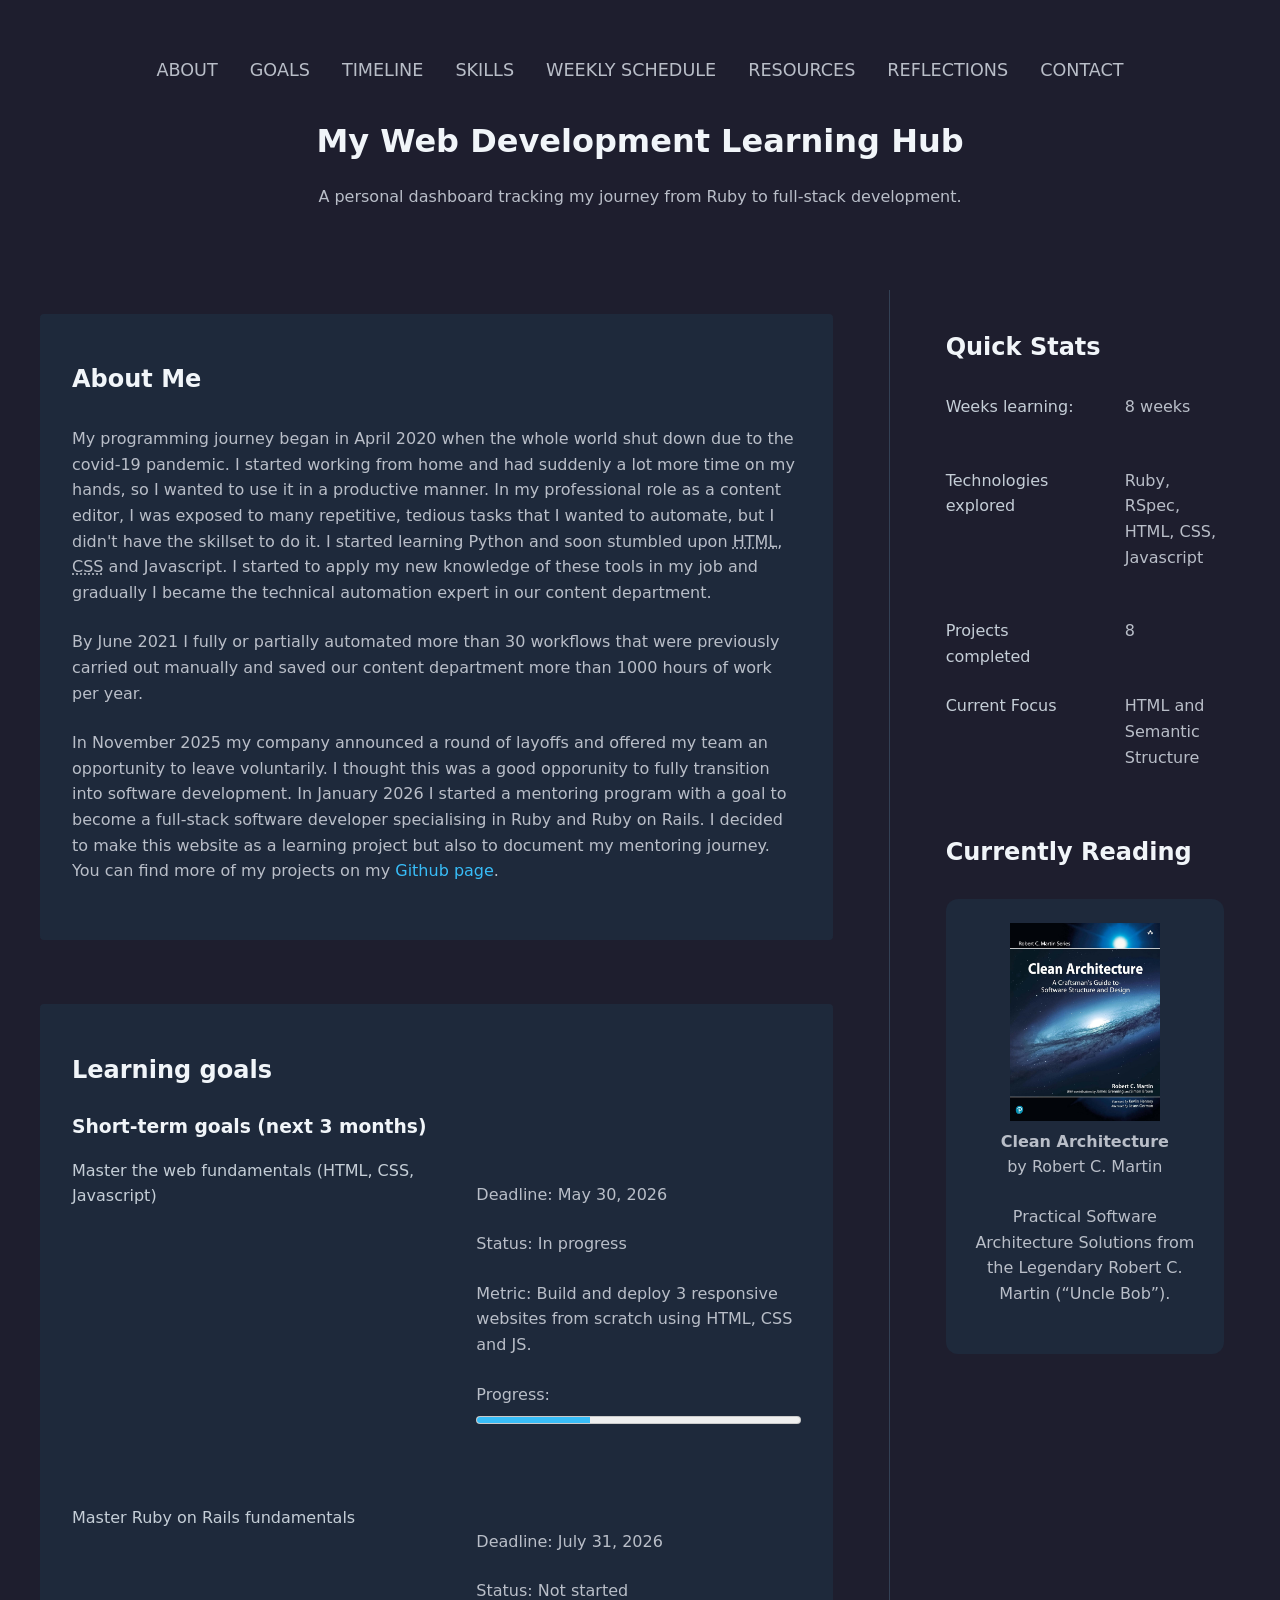
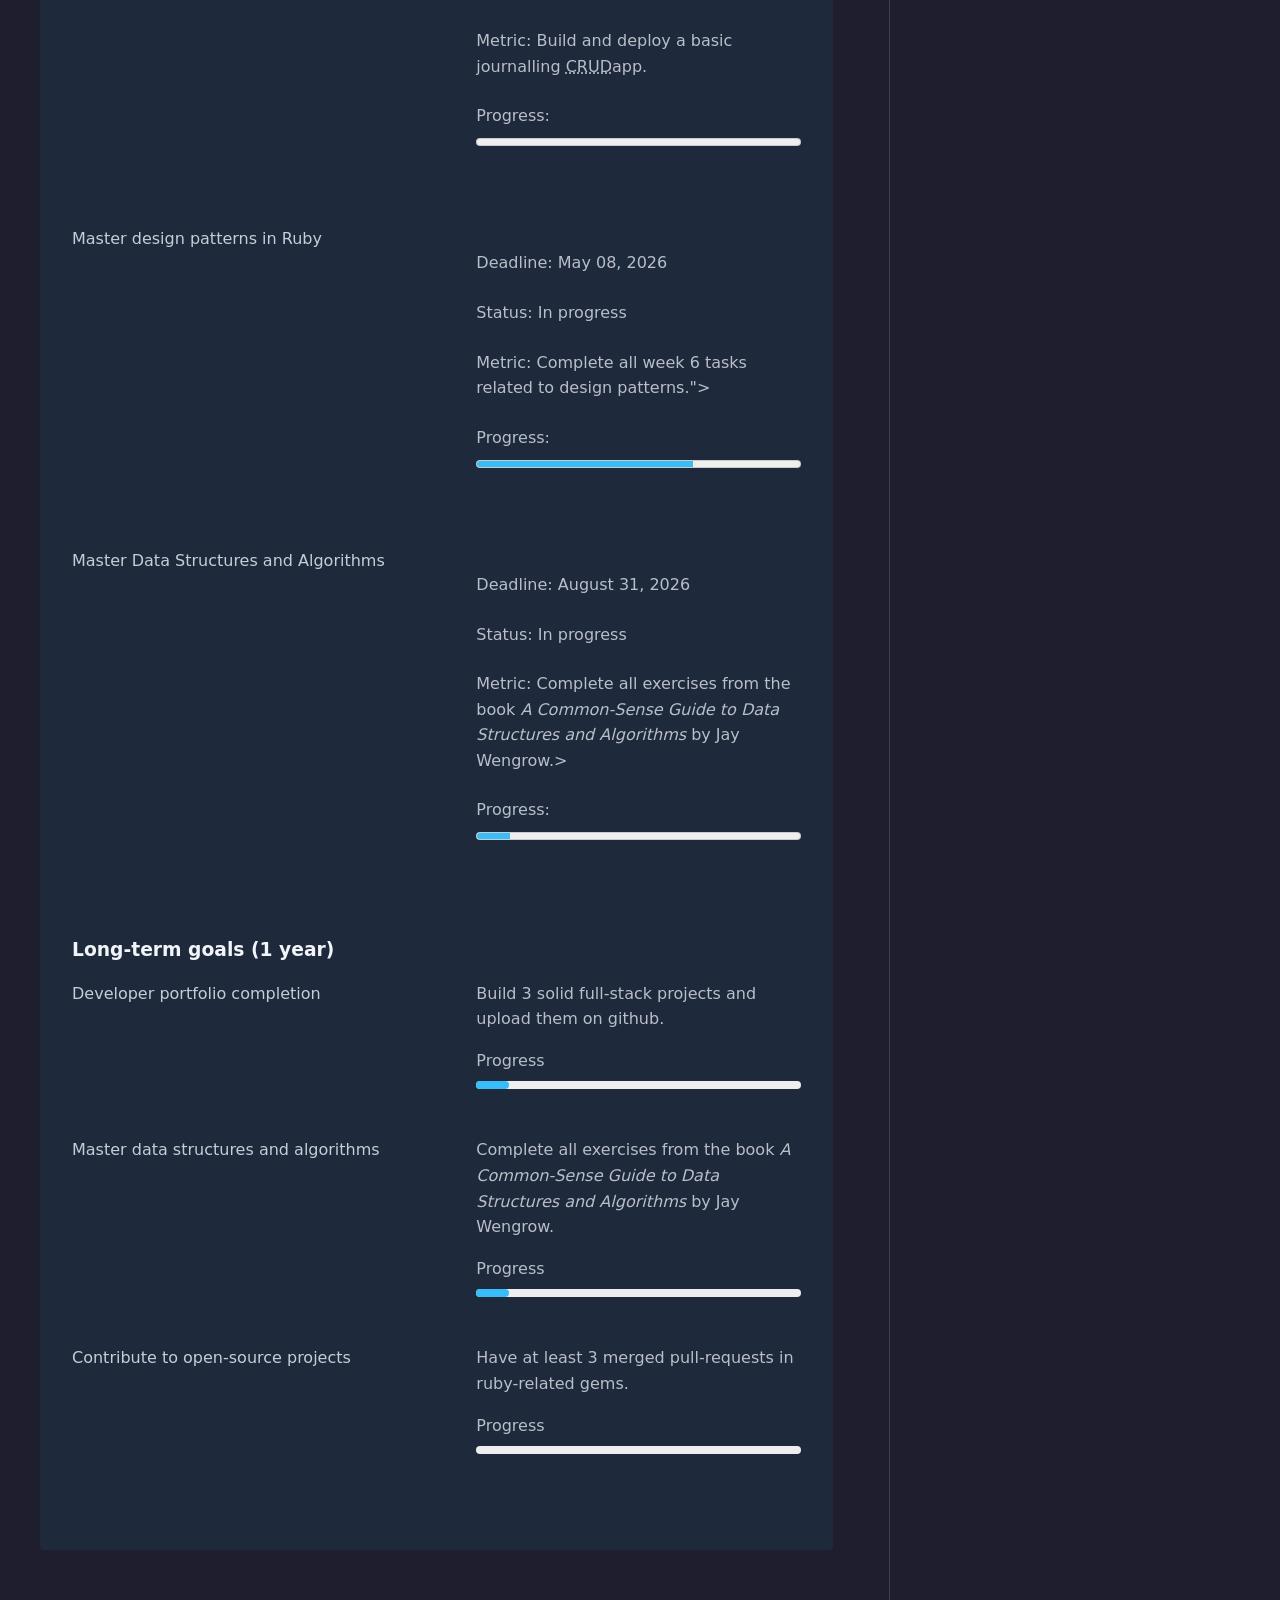
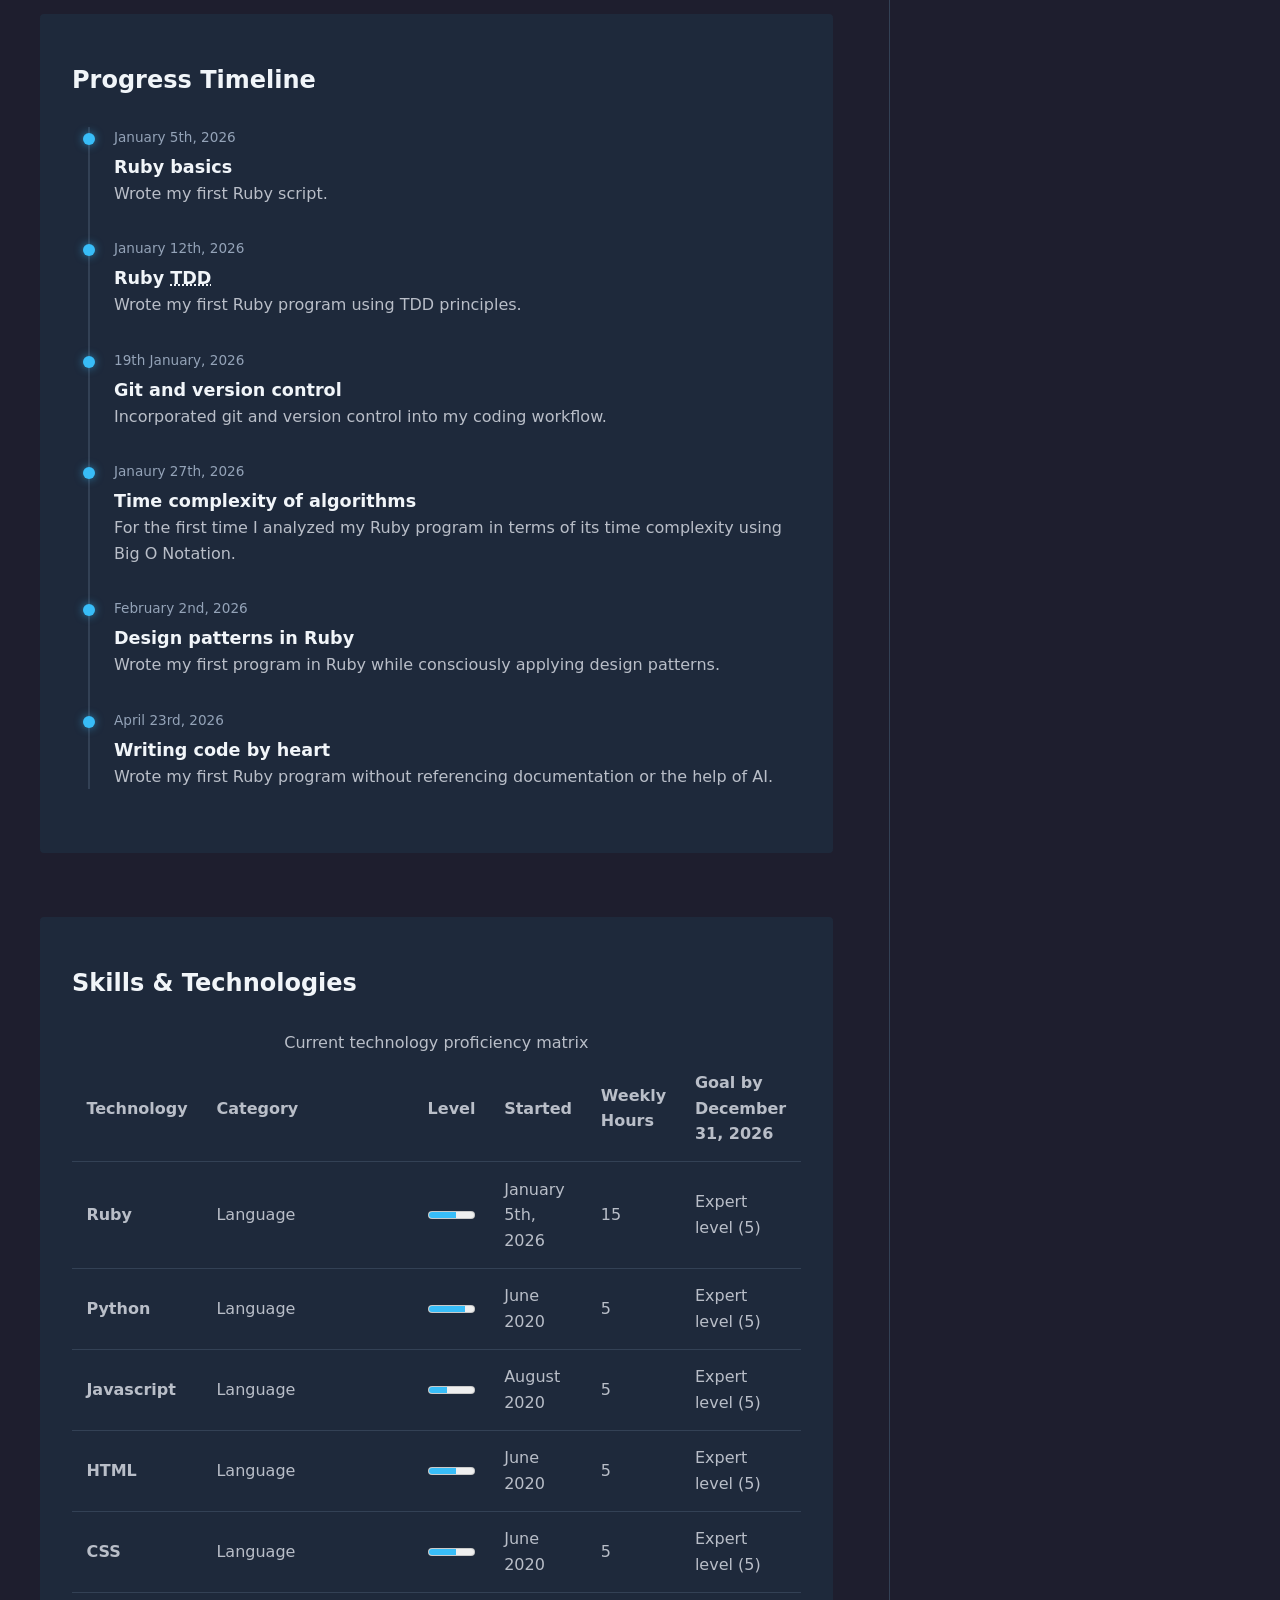
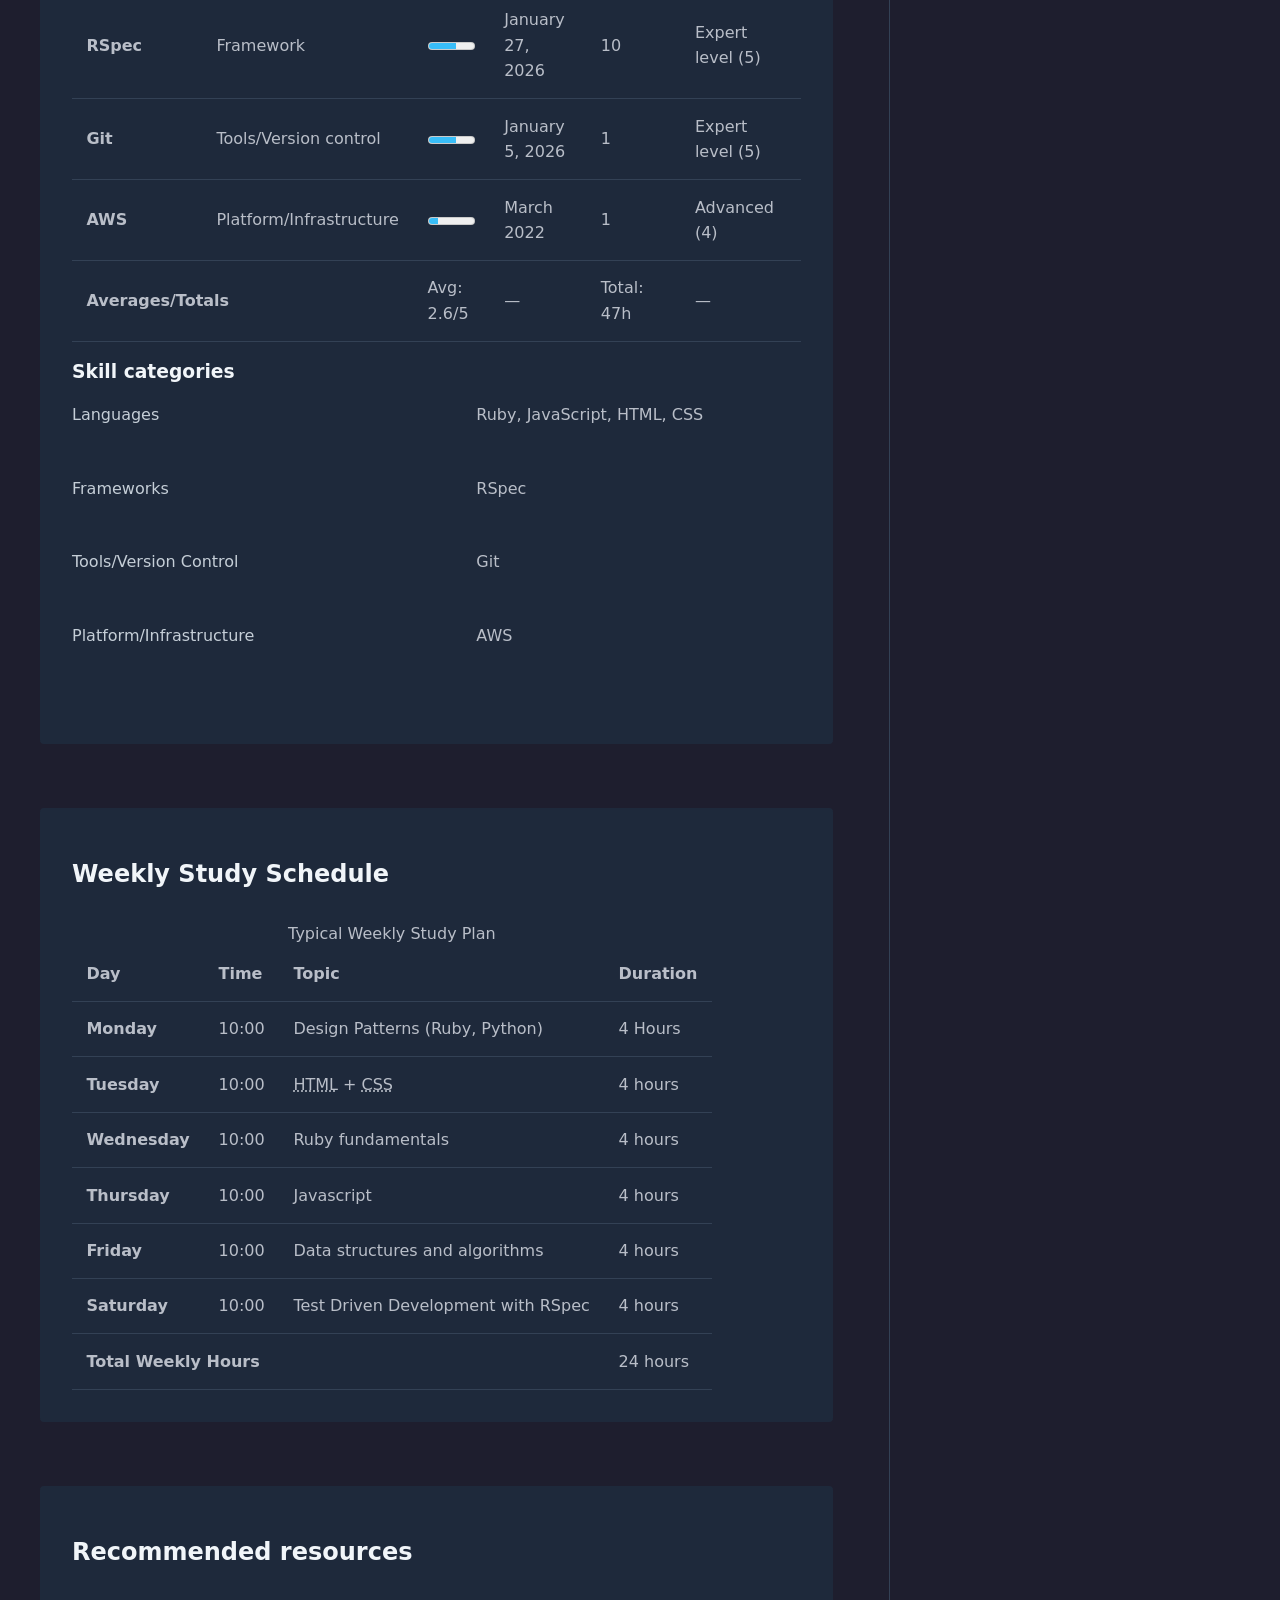
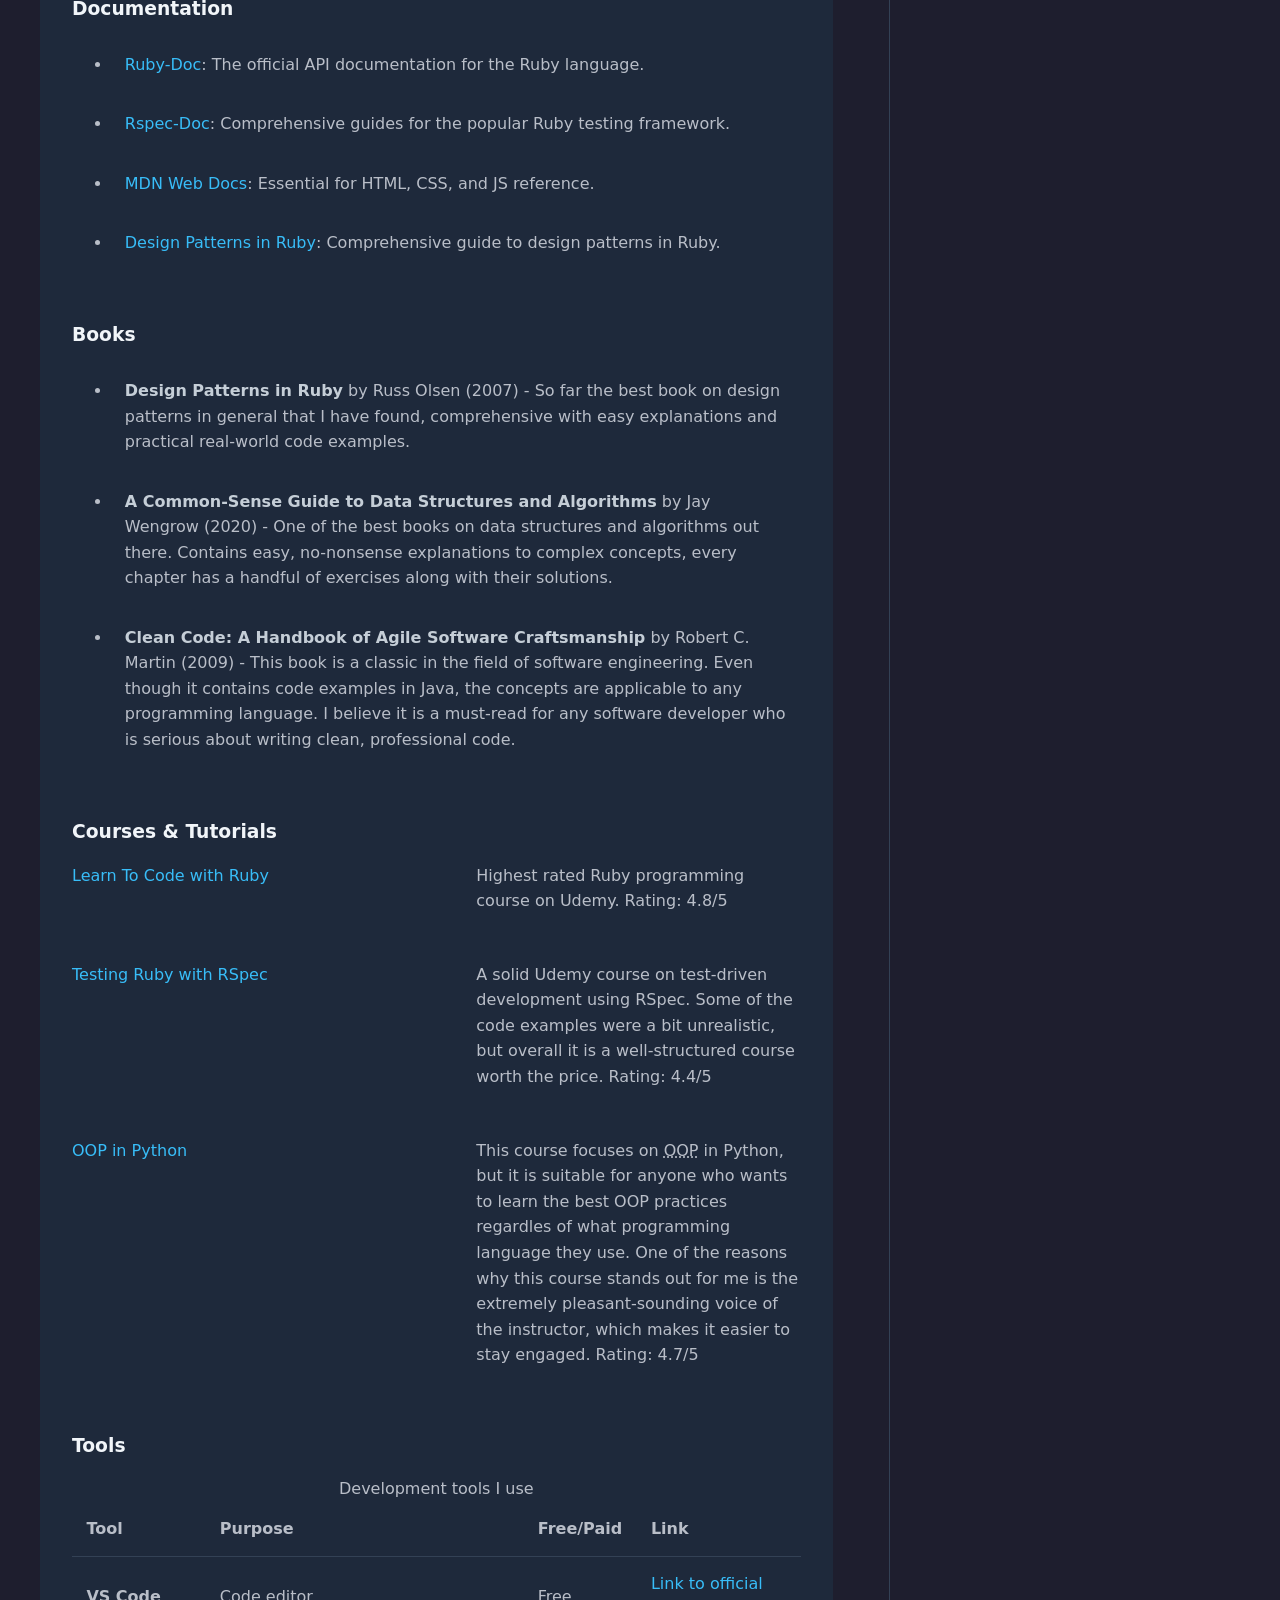
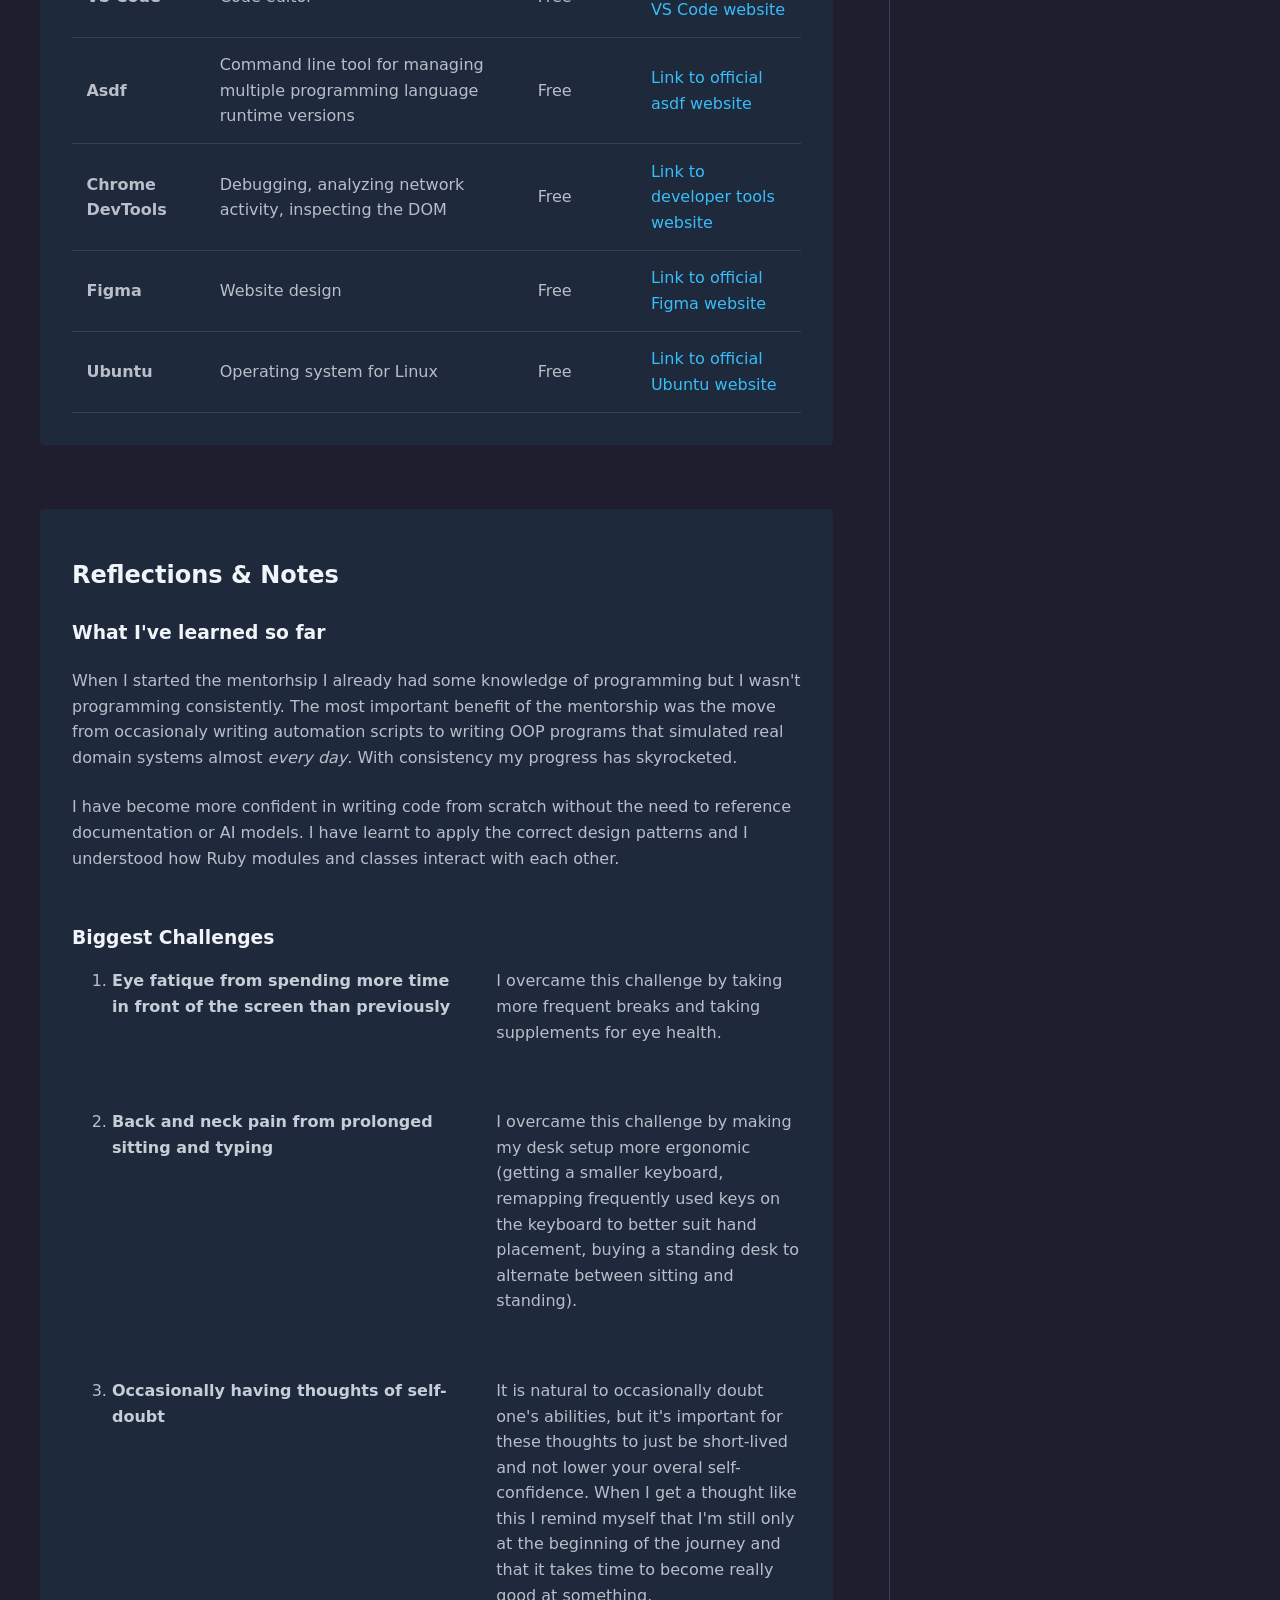
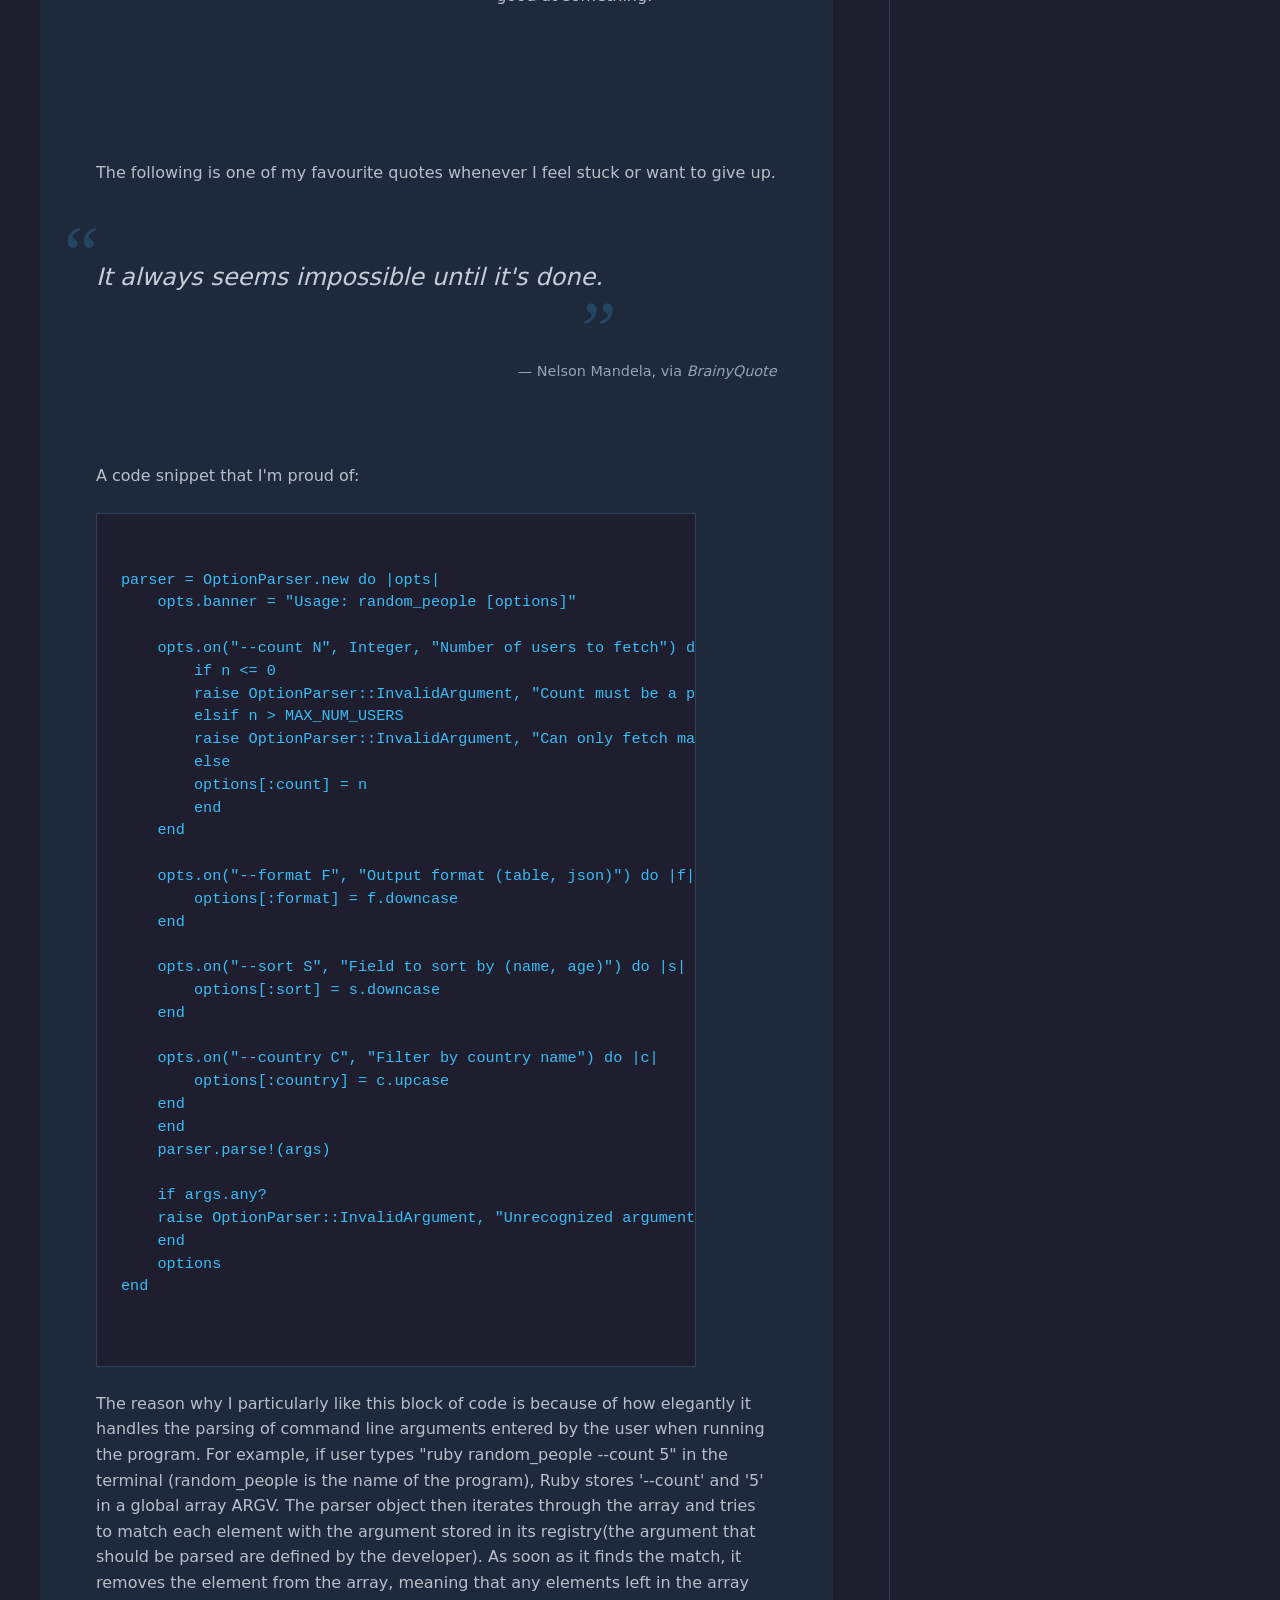
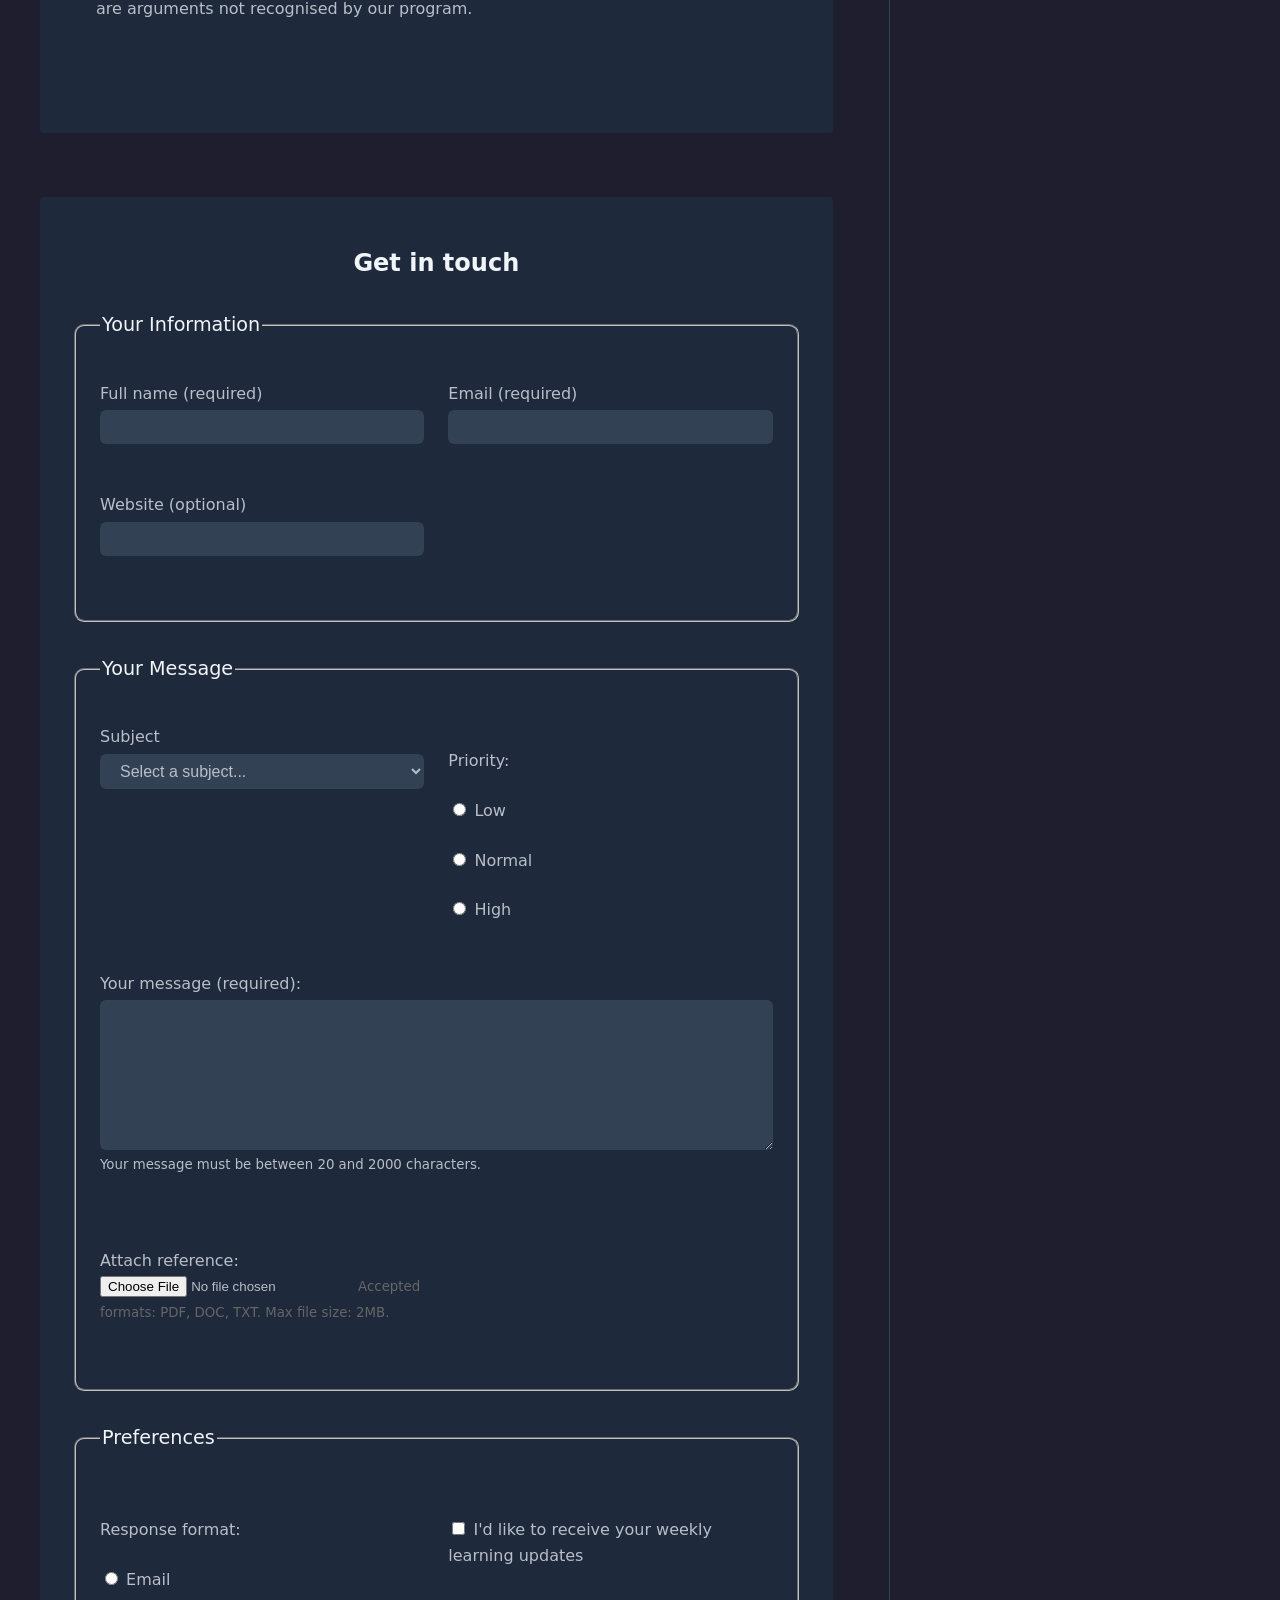
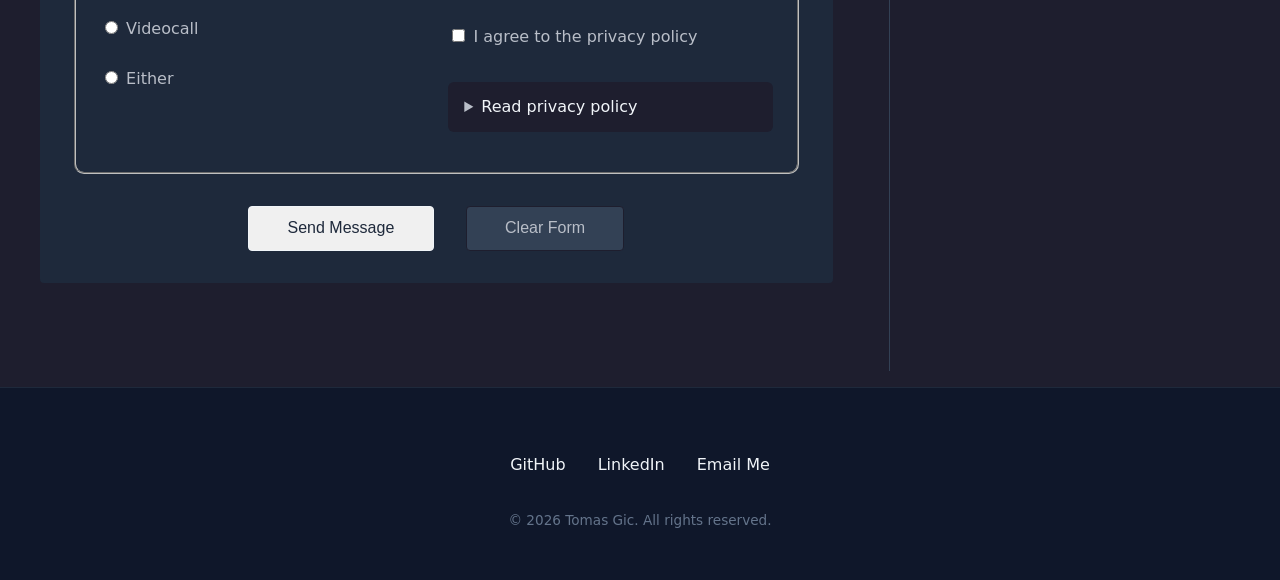
<file: html/task3_learning_hub.html>
<!DOCTYPE html>
<html lang="en">
<head>
    <meta charset="UTF-8">
    <meta name="viewport" content="width=device-width, initial-scale=1.0">
    <title>Personal learning hub</title>
    <link rel="stylesheet" href="../css/task3_learning_hub.css">
</head>
<body>
    <a href="#main" class="skip-link">Skip to main content</a>
    
    <header>
        <div class="main-heading">
            <h1>My Web Development Learning Hub</h1>
            <p>A personal dashboard tracking my journey from Ruby to full-stack development.</p>
        </div>
        
        <nav aria-label="Main navigation">
            <button id="menu-btn" aria-label="toggle navigation menu" aria-expanded="false">
                <span class="menu-bar"></span>
                <span class="menu-bar"></span>
                <span class="menu-bar"></span>
            </button>
            <ul>
                <li><a href="#about">About</a></li>
                <li><a href="#goals">Goals</a></li>
                <li><a href="#timeline">Timeline</a></li>
                <li><a href="#skills">Skills</a></li>
                <li><a href="#schedule">Weekly schedule</a></li>
                <li><a href="#resources">Resources</a></li>
                <li><a href="#reflections">Reflections</a></li>
                <li><a href="#contact">Contact</a></li>
            </ul>
        </nav>
    </header>

    <main id="main" tabindex="-1">
        <article>
            <!-- ==================== Section 1: About ==================== -->
            <section id="about">
                <h2>About Me</h2>
                <p>My programming journey began in <time datetime="2020-04">April 2020</time> when the whole world shut down due to the covid-19 pandemic. I started working from home and had suddenly a lot more time on my hands, so I wanted to use it in a productive manner. In my professional role as a content editor, I was exposed to many repetitive, tedious tasks that I wanted to automate, but I didn't have the skillset to do it. I started learning Python and soon stumbled upon <abbr title="Hypertext Markup Language">HTML</abbr>, <abbr title="Cascading Style Sheets">CSS</abbr> and Javascript. I started to apply my new knowledge of these tools in my job and gradually I became the technical automation expert in our content department.</p>

                <p>By <time datetime="2022-06">June 2021</time> I fully or partially automated more than 30 workflows that were previously carried out manually and saved our content department more than 1000 hours of work per year.</p>

                <p>In <time datetime="2025-11">November 2025</time> my company announced a round of layoffs and offered my team an opportunity to leave voluntarily. I thought this was a good opporunity to fully transition into software development. In <time datetime="2026-01">January 2026</time> I started a mentoring program with a goal to become a full-stack software developer specialising in Ruby and Ruby on Rails. I decided to make this website as a learning project but also to document my mentoring journey. You can find more of my projects on my <a href="https://github.com/TomasGic" target="_blank" rel="noopener noreferrer">Github page</a>.</p>
            </section>

            <!-- ==================== Section : Goals ==================== -->
            <section id="goals">
                <h2>Learning goals</h2>
                <h3>Short-term goals (next 3 months)</h3>
                <dl>
                    <dt>Master the web fundamentals (HTML, CSS, Javascript)</dt>
                    <dd>
                        <p>Deadline: <time datetime="2026-05-30">May 30, 2026</time></p>
                        <p>Status: In progress</p>
                        <p>Metric: Build and deploy 3 responsive websites from scratch using HTML, CSS and JS.</p>
                        <p>
                            <label for="web-fundamentals-meter">Progress:</label>
                            <meter id="web-fundamentals-meter" min="0" max="100" value="35">35%</meter>
                        </p>
                    </dd>

                    <dt>Master Ruby on Rails fundamentals</dt>
                    <dd>
                        <p>Deadline: <time datetime="2026-07-31">July 31, 2026</time></p>
                        <p>Status: Not started</p>
                        <p>Metric: Build and deploy a basic journalling <abbr title="Create Read Update Delete">CRUD</abbr>app.</p>
                        <p>
                            <label for="rails-fundamentals-meter">Progress:</label>
                            <meter id="rails-fundamentals-meter" min="0" max="100" value="0">0%</meter>
                        </p>
                    </dd>

                    <dt>Master design patterns in Ruby</dt>
                    <dd>
                        <p>Deadline: <time datetime="2026-05-08">May 08, 2026</time></p>
                        <p>Status: In progress</p>
                        <p>Metric: Complete all week 6 tasks related to design patterns."></p>
                        <p>
                            <label for="design-patterns-meter">Progress:</label>
                            <meter id="design-patterns-meter" min="0" max="100" value="67">67%</meter>
                        </p>
                    </dd>

                    <dt>Master Data Structures and Algorithms</dt>
                    <dd>
                        <p>Deadline: <time datetime="2026-08-31">August 31, 2026</time></p>
                        <p>Status: In progress</p>
                        <p>Metric: Complete all exercises from the book <cite>A Common-Sense Guide to Data Structures and Algorithms</cite> by Jay Wengrow.></p>
                        <p>
                            <label for="dsa-meter">Progress:</label>
                            <meter id="dsa-meter" min="0" max="100" value="10">10%</meter>
                        </p>
                    </dd>
                </dl>

                <h3>Long-term goals (1 year)</h3>
                <dl>
                    <dt>Developer portfolio completion</dt>
                    <dd>Build 3 solid full-stack projects and upload them on github.
                    <div class="progress">
                        <label for="progress-portfolio">Progress</label>
                        <progress id="progress-portfolio" max="100" value="10"></progress>
                    </div>
                    </dd>
                    
                    <dt>Master data structures and algorithms</dt>
                    <dd>Complete all exercises from the book <cite>A Common-Sense Guide to Data Structures and Algorithms</cite> by Jay Wengrow.
                    <div class="progress">
                        <label for="progress-algorithms">Progress</label>
                        <progress id="progress-algorithms" value="10" max="100">10%</progress>
                    </div>
                    </dd>
                    
                    <dt>Contribute to open-source projects</dt>
                    <dd>Have at least 3 merged pull-requests in ruby-related gems.
                    <div class="progress">
                        <label for="progress-open-source">Progress</label>
                        <progress id="progress-open-source" value="0" max="100">0%</progress>
                    </div>
                    </dd>

                </dl>
            </section>

            <!-- ==================== Section 3: Timeline ==================== -->
            <section id="timeline">
                <h2>Progress Timeline</h2>
                <ol reversed>
                    <li>
                        <time datetime="2026-01-05">January 5th, 2026</time>
                        <strong>Ruby basics</strong>Wrote my first Ruby script.
                    </li>
                    <li>
                        <time datetime="2026-01-12">January 12th, 2026</time>
                        <strong>Ruby <abbr title="Test Driven Development">TDD</abbr></strong>Wrote my first Ruby program using TDD principles.
                    </li>
                    <li>
                        <time datetime="2026-01-19">19th January, 2026</time>
                        <strong>Git and version control</strong>Incorporated git and version control into my coding workflow.
                    </li>
                    <li>
                        <time datetime="2026-01-27">Janaury 27th, 2026</time>
                        <strong>Time complexity of algorithms</strong>For the first time I analyzed my Ruby program in terms of its time complexity using Big O Notation.
                    </li>
                    <li>
                        <time datetime="2026-02-02">February 2nd, 2026</time>
                        <strong>Design patterns in Ruby</strong>Wrote my first program in Ruby while consciously applying design patterns.
                    </li>
                    <li>
                        <time datetime="2026-04-23">April 23rd, 2026</time>
                        <strong>Writing code by heart</strong>Wrote my first Ruby program without referencing documentation or the help of AI. 
                    </li>
                </ol>
            </section>

            <!-- ==================== Section 4: Skills Matrix =================== -->
             <section id="skills">
                <h2>Skills & Technologies</h2>
                <div class="table-container">
                    <table>
                        <caption>Current technology proficiency matrix</caption>
                        <thead>
                            <tr>
                                <th scope="col">Technology</th>
                                <th scope="col">Category</th>
                                <th scope="col">Level</th>
                                <th scope="col">Started</th>
                                <th scope="col">Weekly Hours</th>
                                <th scope="col">Goal by <time datetime="2026-12-31">December 31, 2026</time></th>
                            </tr>
                        </thead>
                        <tbody>
                            <tr>
                                <th scope="row">Ruby</th>
                                <td>Language</td>
                                <td><meter min="0" max="5" value="3" aria-label="Level: 3 out of 5">3</meter></td>
                                <td><time datetime="2026-01-05">January 5th, 2026</time></td>
                                <td>15</td>
                                <td>Expert level (5)</td>
                            </tr>
                            <tr>
                                <th scope="row">Python</th>
                                <td>Language</td>
                                <td><meter min="0" max="5" value="4" aria-label="Level: 4 out of 5">4</meter></td>
                                <td><time datetime="2020-06">June 2020</time></td>
                                <td>5</td>
                                <td>Expert level (5)</td>
                            </tr>
                            <tr>
                                <th scope="row">Javascript</th>
                                <td>Language</td>
                                <td><meter min="0" max="5" value="2" aria-label="Level: 2 out of 5">2</meter></td>
                                <td><time datetime="2020-08">August 2020</time></td>
                                <td>5</td>
                                <td>Expert level (5)</td>
                            </tr>
                            <tr>
                                <th scope="row">HTML</th>
                                <td>Language</td>
                                <td><meter min="0" max=5 value="3" aria-label="Level: 3 out of 5">3</meter></td>
                                <td><time datetime="2020-06">June 2020</time></td>
                                <td>5</td>
                                <td>Expert level (5)</td>
                            </tr>
                            <tr>
                                <th scope="row">CSS</th>
                                <td>Language</td>
                                <td><meter min="0" max=5 value="3" aria-label="Level: 3 out of 5">3</meter></td>
                                <td><time datetime="2020-06">June 2020</time></td>
                                <td>5</td>
                                <td>Expert level (5)</td>
                            </tr>
                            <tr>
                                <th scope="row">RSpec</th>
                                <td>Framework</td>
                                <td><meter min="0" max="5" value="3" aria-label="Level: 3 out of 5">3</meter></td>
                                <td><time datetime="2026-01-27">January 27, 2026</time></td>
                                <td>10</td>
                                <td>Expert level (5)</td>
                            </tr>
                            <tr>
                                <th scope="row">Git</th>
                                <td>Tools/Version control</td>
                                <td><meter min="0" max="5" value="3" aria-label="Level: 3 out of 5">3</meter></td>
                                <td><time datetime="2026-01-05">January 5, 2026</time></td>
                                <td>1</td>
                                <td>Expert level (5)</td>
                            </tr>
                            <tr>
                                <th scope="row">AWS</th>
                                <td>Platform/Infrastructure</td>
                                <td><meter min="0" max="5" value="1" aria-label="Level: 1 out of 5">1</meter></td>
                                <td><time datetime="2022-03">March 2022</time></td>
                                <td>1</td>
                                <td>Advanced (4)</td>
                            </tr>
                        </tbody>
                        <tfoot>
                            <tr>
                                <th scope="row" colspan="2">Averages/Totals</th>
                                <td>Avg: 2.6/5</td>
                                <td>—</td>
                                <td>Total: 47h</td>
                                <td>—</td>
                            </tr>
                        </tfoot>
                    </table>
                </div>

                <h3>Skill categories</h3>
                <dl>
                    <dt>Languages</dt>
                    <dd>Ruby, JavaScript, HTML, CSS</dd>
                    <dt>Frameworks</dt>
                    <dd>RSpec</dd>
                    <dt>Tools/Version Control</dt>
                    <dd>Git</dd>
                    <dt>Platform/Infrastructure</dt>
                    <dd>AWS</dd>
                </dl>
             </section>
             
            <!-- ==================== Section 5: Weekly Schedule ================== -->
            <section id="schedule">
                <h2>Weekly Study Schedule</h2>
                <div class="table-container">
                    <table>
                        <caption>Typical Weekly Study Plan</caption>
                        <thead>
                            <tr>
                                <th scope="col">Day</th>
                                <th scope="col">Time</th>
                                <th scope="col">Topic</th>
                                <th scope="col">Duration</th>
                            </tr>
                        </thead>
                        <tbody>
                            <tr>
                                <th scope="row">Monday</th>
                                <td><time datetime="10:00">10:00</time></td>
                                <td>Design Patterns (Ruby, Python)</td>
                                <td>4 Hours</td>
                            </tr>
                            <tr>
                                <th scope="row">Tuesday</th>
                                <td><time datetime="10:00">10:00</time></td>
                                <td><abbr title="Hypertext Markup Language">HTML</abbr> + <abbr title="Cascading Style Sheets">CSS</abbr></td>
                                <td>4 hours</td>
                            </tr>
                            <tr>
                                <th scope="row">Wednesday</th>
                                <td><time datetime="10:00">10:00</time></td>
                                <td>Ruby fundamentals</td>
                                <td>4 hours</td>
                            </tr>
                            <tr>
                                <th scope="row">Thursday</th>
                                <td><time datetime="10:00">10:00</time></td>
                                <td>Javascript</td>
                                <td>4 hours</td>
                            </tr>
                            <tr>
                                <th scope="row">Friday</th>
                                <td><time datetime="10:00">10:00</time></td>
                                <td>Data structures and algorithms</td>
                                <td>4 hours</td>
                            </tr>
                            <tr>
                                <th scope="row">Saturday</th>
                                <td><time datetime="10:00">10:00</time></td>
                                <td>Test Driven Development with RSpec</td>
                                <td>4 hours</td>
                            </tr>
                        </tbody>
                        <tfoot>
                            <tr>
                                <th scope="row" colspan="3">Total Weekly Hours</th>
                                <td>24 hours</td>
                            </tr>
                        </tfoot>
                    </table>
                </div>
            </section>

            <!-- ==================== Section 6: Resources ==================== -->
            <section id="resources">
                <h2>Recommended resources</h2>
                <h3>Documentation</h3>
                <ul>
                    <li><a href="https://ruby-doc.org/" target="_blank" rel="noopener noreferrer">Ruby-Doc</a>: The official API documentation for the Ruby language.</li>
                    <li><a href="https://rspec.info/documentation/" target="_blank" rel="noopener noreferrer">Rspec-Doc</a>: Comprehensive guides for the popular Ruby testing framework.</li>
                    <li><a href="https://developer.mozilla.org/" target="_blank" rel="noopener noreferrer">MDN Web Docs</a>: Essential for HTML, CSS, and JS reference.</li>
                    <li><a href="https://refactoring.guru/design-patterns/ruby" target="_blank" rel="noopener noreferrer">Design Patterns in Ruby</a>: Comprehensive guide to design patterns in Ruby.</li>
                </ul>

                <h3>Books</h3>
                <ul>
                    <li><cite>Design Patterns in Ruby</cite> by Russ Olsen (2007) - So far the best book on design patterns in general that I have found, comprehensive with easy explanations and practical real-world code examples.</li>

                    <li><cite>A Common-Sense Guide to Data Structures and Algorithms</cite> by Jay Wengrow (2020) - One of the best books on data structures and algorithms out there. Contains easy, no-nonsense explanations to complex concepts, every chapter has a handful of exercises along with their solutions.</li>

                    <li><cite>Clean Code: A Handbook of Agile Software Craftsmanship</cite> by Robert C. Martin (2009) - This book is a classic in the field of software engineering. Even though it contains code examples in Java, the concepts are applicable to any programming language. I believe it is a must-read for any software developer who is serious about writing clean, professional code.</li>
                </ul>

                <h3>Courses & Tutorials</h3>
                <dl>
                    <dt><a href="https://udemy.com/course/learn-to-code-with-ruby-lang/" target="_blank" rel="noopener noreferrer">Learn To Code with Ruby</a></dt>
                    <dd>Highest rated Ruby programming course on Udemy. Rating: 4.8/5</dd>

                    <dt><a href="https://www.udemy.com/course/testing-ruby-with-rspec/" target="_blank" rel="noopener noreferrer">Testing Ruby with RSpec</a></dt>
                    <dd>A solid Udemy course on test-driven development using RSpec. Some of the code examples were a bit unrealistic, but overall it is a well-structured course worth the price. Rating: 4.4/5</dd>

                    <dt><a href="https://www.udemy.com/course/python-oop-object-oriented-programming-from-beginner-to-pro" target="_blank" rel="noopener noreferrer">OOP in Python</a></dt>
                    <dd>This course focuses on <abbr title="Object Oriented Programming">OOP</abbr> in Python, but it is suitable for anyone who wants to learn the best OOP practices regardles of what programming language they use. One of the reasons why this course stands out for me is the extremely pleasant-sounding voice of the instructor, which makes it easier to stay engaged. Rating: 4.7/5 </dd>
                </dl>

                <h3>Tools</h3>
                <div class="table-container">
                    <table>
                        <caption>Development tools I use</caption>
                        <thead>
                            <tr>
                                <th scope="col">Tool</th>
                                <th scope="col">Purpose</th>
                                <th scope="col">Free/Paid</th>
                                <th scope="col">Link</th>
                            </tr>
                        </thead>
                        <tbody>
                            <tr>
                                <th scope="row">VS Code</th>
                                <td>Code editor</td>
                                <td>Free</td>
                                <td><a href="https://code.visualstudio.com/" target="_blank" rel="noopener noreferrer">Link to official VS Code website</a></td>
                            </tr>
                            <tr>
                                <th scope="row">Asdf</th>
                                <td>Command line tool for managing multiple programming language runtime versions</td>
                                <td>Free</td>
                                <td><a href="https://asdf-vm.com/" target="_blank" rel="noopener noreferrer">Link to official asdf website</a></td>
                            </tr>
                            <tr>
                                <th scope="row">Chrome DevTools</th>
                                <td>Debugging, analyzing network activity, inspecting the DOM</td>
                                <td>Free</td>
                                <td><a href="https://developer.chrome.com/docs/devtools?hl=uk" target="_blank" rel="noopener noreferrer">Link to developer tools website</a></td>
                            </tr>
                            <tr>
                                <th scope="row">Figma</th>
                                <td>Website design</td>
                                <td>Free</td>
                                <td><a href="https://figma.com/" target="_blank" rel="noopener noreferrer">Link to official Figma website</a></td>
                            </tr>
                            <tr>
                                <th scope="row">Ubuntu</th>
                                <td>Operating system for Linux</td>
                                <td>Free</td>
                                <td><a href="https://ubuntu.com/" target="_blank" rel="noopener noreferrer">Link to official Ubuntu website</a></td>
                            </tr>
                        </tbody>
                    </table>
                </div>
            </section>

            <!-- ==================== Section 7: Reflections ==================== -->
             <section id="reflections">
                <h2>Reflections & Notes</h2>

                <article>
                    <h3>What I've learned so far</h3>
                    <p>When I started the mentorhsip I already had some knowledge of programming but I wasn't programming consistently. The most important benefit of the mentorship was the move from occasionaly writing automation scripts to writing OOP programs that simulated real domain systems almost <em>every day</em>. With consistency my progress has skyrocketed.</p>
                    <p>I have become more confident in writing code from scratch without the need to reference documentation or AI models. I have learnt to apply the correct design patterns and I understood how Ruby modules and classes interact with each other.</p>
                </article>

                <article>
                    <h3>Biggest Challenges</h3>
                    <ol>
                        <li>
                            <dl>
                                <dt>Eye fatique from spending more time in front of the screen than previously</dt>
                                <dd>I overcame this challenge by taking more frequent breaks and taking supplements for eye health.</dd>
                            </dl>
                        </li>
                        <li>
                            <dl>
                                <dt>Back and neck pain from prolonged sitting and typing</dt>
                                <dd>I overcame this challenge by making my desk setup more ergonomic (getting a smaller keyboard, remapping frequently used keys on the keyboard to better suit hand placement, buying a standing desk to alternate between sitting and standing).</dd>
                            </dl>
                        </li>
                        <li>
                            <dl>
                                <dt><strong>Occasionally having thoughts of self-doubt</strong></dt>
                                <dd>It is natural to occasionally doubt one's abilities, but it's important for these thoughts to just be short-lived and not lower your overal self-confidence. When I get a thought like this I remind myself that I'm still only at the beginning of the journey and that it takes time to become really good at something.</dd>
                            </dl>
                        </li>
                    </ol>
                </article>

                <figure>
                    <p>The following is one of my favourite quotes whenever I feel stuck or want to give up.</p>
                    <blockquote cite="https://www.brainyquote.com/quotes/nelson_mandela_378967">
                        <p>It always seems impossible until it's done.</p>
                    </blockquote>
                    <figcaption class="quote-caption">
                        &mdash; Nelson Mandela, via <cite>BrainyQuote</cite>
                    </figcaption>
                </figure>

                <figure>
                    <figcaption class="code-caption">A code snippet that I'm proud of:</figcaption>
                    <pre>
                        <code>
parser = OptionParser.new do |opts|
    opts.banner = "Usage: random_people [options]"
    
    opts.on("--count N", Integer, "Number of users to fetch") do |n|
        if n &lt= 0
        raise OptionParser::InvalidArgument, "Count must be a positive number!"
        elsif n > MAX_NUM_USERS
        raise OptionParser::InvalidArgument, "Can only fetch max #{MAX_NUM_USERS} users."
        else
        options[:count] = n
        end
    end

    opts.on("--format F", "Output format (table, json)") do |f|
        options[:format] = f.downcase
    end

    opts.on("--sort S", "Field to sort by (name, age)") do |s|
        options[:sort] = s.downcase
    end

    opts.on("--country C", "Filter by country name") do |c|
        options[:country] = c.upcase
    end
    end
    parser.parse!(args)
    
    if args.any?
    raise OptionParser::InvalidArgument, "Unrecognized arguments: #{args.join(", ")}. Did you forget --?"
    end
    options
end    
                        </code>
                    </pre>
                    <p>The reason why I particularly like this block of code is because of how elegantly it handles the parsing of command line arguments entered by the user when running the program. For example, if user types "ruby random_people --count 5" in the terminal (random_people is the name of the program), Ruby stores '--count' and '5' in a global array ARGV. The parser object then iterates through the array and tries to match each element with the argument stored in its registry(the argument that should be parsed are defined by the developer). As soon as it finds the match, it removes the element from the array, meaning that any elements left in the array are arguments not recognised by our program. </p>
                </figure>
            </section>

             <!-- ==================== Section 8: Contact Form ==================== -->
            <section id="contact">
                <h2>Get in touch</h2>
                <form action="#contact" method="POST">
                    <fieldset>
                        <legend>Your Information</legend>
                        
                        <div class="input-wrapper">
                            <label for="name">Full name (required)</label>
                            <input type="text" id="name" name="name" minlength="2" required>
                            <span class="error-msg">This field is required</span>
                        </div>

                        <div class="input-wrapper">
                            <label for="email">Email (required)</label>
                            <input type="email" id="email" name="email" required>
                            <span class="error-msg">This field is required</span>
                        </div>

                        <div class="input-wrapper">
                            <label for="website">Website (optional)</label>
                            <input type="url" id="website" name="website">
                        </div>
                    </fieldset>

                    <fieldset>
                        <legend>Your Message</legend>
                        <div class="input-wrapper">
                            <label for="subject">Subject</label>
                            <select name="subject" id="subject" required>
                                <option value="" selected disabled>Select a subject...</option>
                                <option value="mentoring">Mentoring</option>
                                <option value="collaboration">Collaboration</option>
                                <option value="feedback">Feedback</option>
                                <option value="question">Question</option>
                                <option value="other">Other</option>
                            </select>
                        </div>

                        <div>
                            <p>Priority:</p>
                            <p>
                                <input type="radio" id="low" name="priority" value="low" required>
                                <label for="low">Low</label>
                            </p>
                            <p>
                                <input type="radio" id="normal" name="priority" value="normal">
                                <label for="normal">Normal</label>
                            </p>
                            <p>
                                <input type="radio" id="high" name="priority" value="high">
                                <label for="high">High</label>
                            </p>
                        </div>

                    
                        <div class="full-width input-wrapper">
                            <label for="message">Your message (required):</label>
                            <textarea name="message" id="message" minlength="20" maxlength="2000" rows="6" aria-describedby="message-limit" required></textarea>
                            <span class="error-msg">This field is required</span>
                            <small id="message-limit">Your message must be between 20 and 2000 characters.</small>
                        </div>
                        

                        <p>
                            <label for="reference-file">Attach reference:</label>
                            <input type="file" id="reference-file" name="reference_file" accept=".pdf,.doc,.docx,.txt" aria-describedby="file-help">
                            <small id="file-help">
                                Accepted formats: PDF, DOC, TXT. Max file size: 2MB.
                            </small>
                        </p>

                    </fieldset>

                    <fieldset>
                        <legend>Preferences</legend>
                        <div>
                            <p>Response format:</p>
                            
                            <p>
                                <input type="radio" id="response-email" name="response-format" value="email">
                                <label for="response-email">Email</label>
                            </p>
                            
                            
                            <p>
                                <input type="radio" id="videocall" name="response-format" value="videocall">
                                <label for="videocall">Videocall</label>
                            </p>
                            
                            
                            <p>
                                <input type="radio" id="either" name="response-format" value="either">
                                <label for="either">Either</label>
                            </p>
                            
                        </div>

                        <div class="subscribe-policy-wrapper">
                            <p>
                                <input type="checkbox" id="updates" name="subscribe" value="yes">
                                <label for="updates">I'd like to receive your weekly learning updates</label>
                            </p>
                             
                            <p class="privacy-policy-agree">
                                <input type="checkbox" id="privacy-policy" name="privacy_policy" value="accepted" required>
                                <label for="privacy-policy">I agree to the privacy policy</label>
                            </p>

                            <!-- Privacy policy details accordion -->
                            <details id="privacy-policy-details">
                                <summary>Read privacy policy</summary>
                                <p>
                                    Your personal data (name, email address, and message content) is collected solely to respond to your inquiry and, if selected, send learning updates.
                                </p>
                                <p>
                                    Your information will never be shared or sold to third parties. You can request the removal of your data at any time by contacting me.
                                </p>
                             </details>
                        </div>
                    </fieldset>

                    <div class="btn-container">
                        <button type="submit">Send Message</button>
                        <button type="reset">Clear Form</button>
                    </div>
                </form>
            </section>
        </article>
    </main>

    <div class="side-content">
        <aside id="quick-stats">
            <h2>Quick Stats</h2>
            <dl>
                <dt>Weeks learning:</dt>
                <dd><time datetime="P56D">8 weeks</time></dd>
                <dt>Technologies explored</dt>
                <dd>Ruby, RSpec, HTML, CSS, Javascript</dd>
                <dt>Projects completed</dt>
                <dd>8</dd>
                <dt>Current Focus</dt>
                <dd>HTML and Semantic Structure</dd>
            </dl>
        </aside>
        <aside id="currently-reading">
            <h2>Currently Reading</h2>
            <figure>
                <img src="../images/clean_architecture.jpg" alt="Front cover of the book Clean Architecture by Robert C. Martin" width="150">
                <figcaption>
                    <strong>Clean Architecture</strong><br>
                    by Robert C. Martin
                    <p>Practical Software Architecture Solutions from the Legendary Robert C. Martin (“Uncle Bob”).</p>
                </figcaption>
            </figure>
        </aside>
    </div>

    <footer>
        <nav aria-label="Footer navigation">
            <ul>
                <li><a href="https://github.com/TomasGic" target="_blank" rel="noopener noreferrer">GitHub</a></li>
                <li><a href="https://linkedin.com/in/tomas-gic-ba0b9874" target="_blank" rel="noopener noreferrer">LinkedIn</a></li>
                <li><a href="mailto:tomas@example.com">Email Me</a></li>
            </ul>
        </nav>
        <small>&copy; <time datetime="2026">2026</time> Tomas Gic. All rights reserved.</small>
    </footer>
    <script>
        const mainMenu = document.querySelector('nav[aria-label="Main navigation"] ul')
        console.log(mainMenu)
        const toggleMainMenuButton = document.querySelector('#menu-btn')

        toggleMainMenuButton.addEventListener('click', () => {
            const isOpen = mainMenu.classList.toggle('is-open')
            toggleMainMenuButton.classList.toggle('is-open')
            toggleMainMenuButton.setAttribute('aria-expanded', isOpen)
        })
    </script>
</body>
</html>
</file>
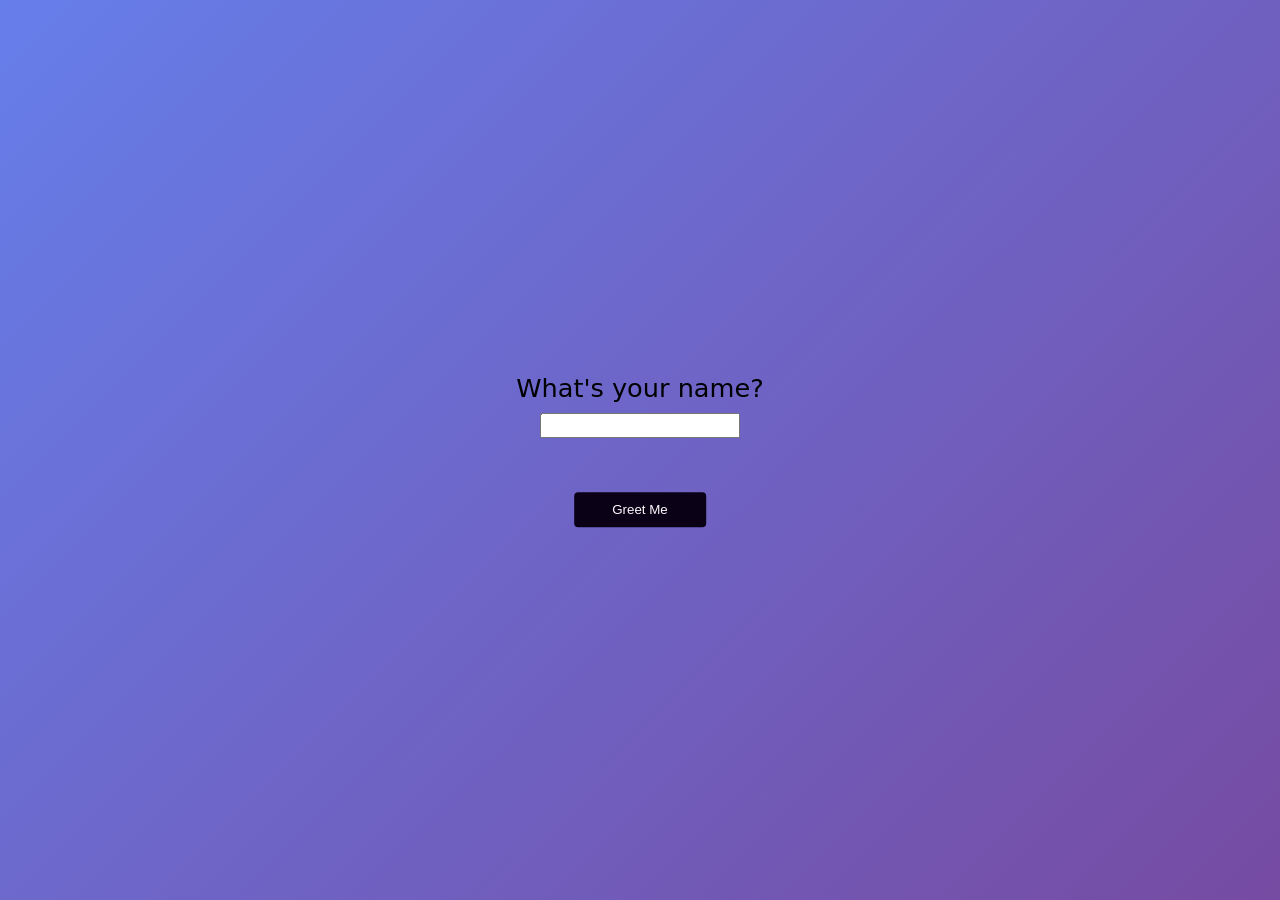
<file: js/01-greeting/greeting.html>
<!DOCTYPE html>
<html lang="en">
<head>
    <meta charset="UTF-8">
    <meta name="viewport" content="width=device-width, initial-scale=1.0">
    <title>Greeting</title>
    <link rel="stylesheet" href="greeting.css">
</head>
<body>
    <div class="greeting-container">
        <div class="label-input-wrapper">
            <label for="name">What's your name?</label>
            <input type="text" id="name">
        </div>
        <p id="greeting-output"></p>
        <button id="greet-btn">Greet Me</button>
        <button id="clear-btn">Clear</button>
    </div>
    <script src="greeting.js"></script>
</body>
</html>
</file>
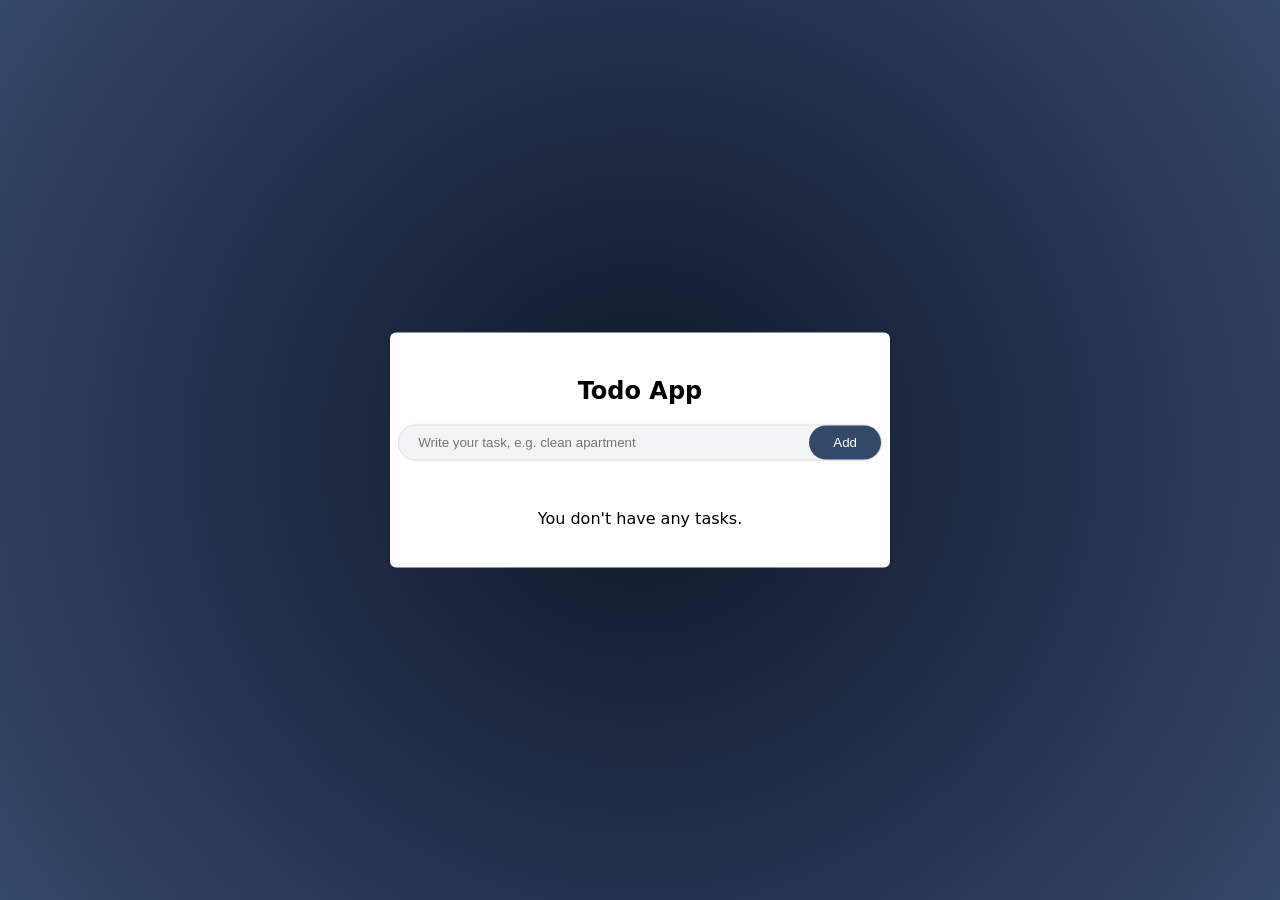
<file: js/03-todo-list/todo.html>
<!DOCTYPE html>
<html lang="en">
<head>
    <meta charset="UTF-8">
    <meta name="viewport" content="width=device-width, initial-scale=1.0">
    <title>Todo App</title>
    <link rel="stylesheet" href="todo.css">
</head>
<body>
    <div class="container">
        <h2>Todo App</h2>
        <div class="app-container">
            <div class="input-wrapper">
                <input type="text" id="task-input" placeholder="Write your task, e.g. clean apartment">
                <button id="add-btn">Add</button>
            </div>
            <ul id="task-list">
                <!-- <li>
                    <span class="task-text">Task 1</span>
                    <div class="btn-wrapper">
                        <button class="done-btn">Done</button>
                        <button class="remove-btn">Remove</button>
                    </div>
                </li>
                <li>
                    <span class="task-text">Task 2</span>
                    <div class="btn-wrapper">
                        <button class="done-btn">Done</button>
                        <button class="remove-btn">Remove</button>
                    </div>
                </li> -->
            </ul>

            <button id="clear-completed-btn" class="hidden">Clear completed</button>
            <p id="task-counter"></p>
        </div>
    </div>
    <script src="todo.js" aria-live="polite"></script>
</body>
</html>
</file>
<file: docs/assets/css/styles.css>
:root {
    --ruby-primary: #cc0000;
    --ruby-dark: #8b0000;
    --ruby-light: #fff5f3;
    --ruby-accent: #ff4d4d;

    --bg-main: #fff5f3;
    --bg-card: #ffffff;
    --text-main: #1a1a1a;
    --text-muted: #555555;
    --border-color: #e5e7eb;

    /* Border radius */
    --radius-sm:   0.25rem;  /* 4px */
    --radius-md:   0.375rem; /* 6px */
    --radius-lg:   0.5rem;   /* 8px */
    --radius-xl:   0.75rem;  /* 12px */
    --radius-full: 9999px;   /* pill shape */

    /* Shadows */
    --shadow-sm: 0 1px 3px rgba(0, 0, 0, 0.05);
    --shadow-md: 0 4px 12px rgba(139, 0, 0, 0.08);
    --shadow-lg: 0 10px 25px rgba(0, 0, 0, 0.12);
}

*, *::before, *::after {
    box-sizing: border-box;
    margin: 0;
    padding: 0
}

body {
    font-family: -apple-system, BlinkMacSystemFont, "Segoe UI", Roboto, Oxygen, Ubuntu, Cantarell, sans-serif;
    padding: 1.5rem 3rem;
    color: var(--text-main);
    background-color: var(--bg-main);
}

h1 {
    font-size: 2.25rem;
    font-weight: 700;
    border-bottom: 3px solid var(--ruby-primary);
    padding-bottom: 0.75rem;
    margin-bottom: 1rem;
}

.intro {
    font-size: 1.125rem;
    color: var(--text-muted);
    max-width: 800px;
    margin-bottom: 3rem;
}

section {
    margin-bottom: 4.5rem
}

h2 {
    font-size: 1.75rem;
    color: var(--text-main);
    margin-bottom: 2.25rem;
    display: flex;
    justify-content: center;
    align-items: center;
    gap: 0.5rem;
}

h2::before {
    content: "";
    display: inline-block;
    width: 12px;
    height: 12px;
    background-color: var(--ruby-primary);
    transform: rotate(45deg);
}

h3 {
    font-size: 1.35rem;
    color: var(--ruby-dark);
    margin-bottom: 1.25rem;
}


.projects-grid {
    display: grid;
    grid-template-columns: repeat(auto-fill, minmax(260px, 1fr));
    gap: 1.5rem
}

.project-card {
    background-color: var(--bg-card);
    border: 1px solid var(--border-color);
    border-top: 4px solid var(--ruby-primary);
    border-radius: var(--radius-md);
    padding: 1.75rem;
    display: flex;
    flex-direction: column;
    gap: 1rem;
    box-shadow: var(--shadow-sm);
    transition: transform 0.2s ease, box-shadow 0.2s ease;
    cursor: pointer
}

.project-card:hover {
    transform: translateY(-0.5rem)
}

.project-card dl {
    margin-bottom: 1rem
}

.project-card dt {
    color: var(--ruby-primary);
    text-transform: uppercase;
    background-color: var(--ruby-light);
    border: 1px solid var(--ruby-accent);
    border-radius: var(--radius-sm);
    padding: 0.25rem
}

.project-card dd {
    font-size: 0.95rem;
    color: var(--text-main);
    line-height: 1.5
}

.project-link {
    margin-top: auto;
    padding: 0.5rem;
    background-color: var(--ruby-primary);
    color: var(--ruby-light);
    text-decoration: none;
    font-weight: 600;
    text-align: center;
    border-radius: var(--radius-md);
}

.project-link:hover {
    background-color: var(--ruby-dark)
}

#process ol {
    list-style: none;
    counter-reset: workflow-step-counter;
    border-radius: var(--radius-md);
}

#process ol > li {
    counter-increment: workflow-step-counter;
    background-color: var(--bg-card);
    border: 1px solid var(--border-color);
    border-radius: var(--radius-md) var(--radius-md) 0 0;
    padding: 1.25rem;
    font-weight: 600;
}

#process ol > li:last-child {
    border-radius: var(--radius-md);
}

#process ol > li::before {
    content: counter(workflow-step-counter);
    display: inline-flex;
    align-items: center;
    justify-content: center;
    width: 28px;
    height: 28px;
    background-color: var(--ruby-light);
    color: var(--ruby-primary);
    border-radius: rvar(--radius-sm);
    margin-right: 0.75rem;
    font-size: 0.9rem;
    font-weight: 800;
    clip-path: polygon(50% 0%, 100% 50%, 50% 100%, 0% 50%)
}

#process ul {
    list-style: none;
    font-size: 0.875rem;
    padding: 0.75rem 1rem;
    margin-bottom: 1.5rem;
    background-color: #1a1a1a;
    color: var(--ruby-light)
}

#process ul li {
    font-family: "Fira Code", Consolas, Monaco, "Andale Mono", monospace;
    font-weight: normal;
    line-height: 1.5;
    display: flex;
    gap: 0.5rem
}

#process ul li::before {
    content: "$ ";
    color: var(--ruby-accent);
    font-weight: 700
}

.lessons-list {
    display: flex;  
    flex-direction: column;
    gap: 2rem
}

.lesson-wrapper {
    border-left: 4px solid var(--ruby-primary);
    border-radius: var(--radius-sm) 0 0 0;
    display: flex;
    flex-direction: column;
    gap: 1rem;
}

.lesson-wrapper dt {
  background-color: var(--bg-card);
  color: var(--ruby-dark);
  padding: 1.5rem;
  border-radius: 0 var(--radius-sm) var(--radius-sm) 0;
  font-weight: 600;
  font-size: 1.1rem
}

.lesson-wrapper dd {
    padding-left: 1.5rem;
    font-size: 0.975rem;
    line-height: 1.5;
    color: var(--text-main)
}

footer {
    display: flex;
    flex-direction: column;
    gap: 0.75rem;
    justify-content: center;
    align-items: center;
    padding-top: 2rem;
    border-top: 1px solid var(--border-color);
    color: var(--text-muted);
    font-size: 0.875rem;
    }
</file>
<file: design-system/01-tokens/tokens.css>
/* Token system */
:root {
    /* Colors */
    --color-primary-50:  #f7f8ff;
    --color-primary-100: #c2cafd;
    --color-primary-300: #91a5f6;
    --color-primary-500: #767ff1;
    --color-primary-600: #666ed2;
    --color-primary-700: #2e316a;
    --color-primary-900: #202850;

    --color-neutral-0:   #ffffff;
    --color-neutral-50:  #f9fafb;
    --color-neutral-600: #4b5563;
    --color-neutral-900: #111827;

    --color-error-500:   #ae4767;
    --color-error-700:   #9b1f4f;
    --color-error-900:   #7c173e;

    --color-success-500: #3b875e;
    --color-success-700: #2d6849;

    --color-warning-500: #c9822b;
    --color-warning-700: #9e6019;

    /* Typography */
    --font-family-base: 'Inter', -apple-system, BlinkMacSystemFont, sans-serif;
    --font-size-xs:   0.75rem;   /* 12px */
    --font-size-sm:   0.875rem;  /* 14px */
    --font-size-base: 1rem;      /* 16px */
    --font-size-lg:   1.125rem;  /* 18px */
    --font-size-xl:   1.25rem;   /* 20px */
    --font-size-2xl:  1.5rem;    /* 24px */
    --font-size-3xl:  2rem;      /* 32px */
    --font-size-4xl:  3rem;      /* 48px */
    --font-size-5xl:  4rem;      /* 64px */

    --font-weight-normal:   400;
    --font-weight-medium:   500;
    --font-weight-semibold: 600;
    --font-weight-bold:     700;

    --line-height-tight:   1.25;
    --line-height-normal:  1.5;
    --line-height-relaxed: 1.75;

    /* Spacing */
    --spacing-1:  0.25rem;  /* 4px */
    --spacing-2:  0.5rem;   /* 8px */
    --spacing-3:  0.75rem;  /* 12px */
    --spacing-4:  1rem;     /* 16px */
    --spacing-5:  1.25rem;  /* 20px */
    --spacing-6:  1.5rem;   /* 24px */
    --spacing-8:  2rem;     /* 32px */
    --spacing-10: 2.5rem;   /* 40px */
    --spacing-12: 3rem;     /* 48px */

    --border-thickness: 0.125rem;   /* 2px — hamburger bars, emphasis underlines */

    /* Border radius */
    --radius-sm:   0.25rem;  /* 4px */
    --radius-md:   0.375rem; /* 6px */
    --radius-lg:   0.5rem;   /* 8px */
    --radius-xl:   0.75rem;  /* 12px */
    --radius-full: 9999px;   /* pill shape */

    /* Shadows */
    --shadow-sm: 0 1px 2px 0 rgb(0 0 0 / 0.05);
    --shadow-md: 0 4px 6px -1px rgb(0 0 0 / 0.1), 0 2px 4px -2px rgb(0 0 0 / 0.1);
    --shadow-lg: 0 10px 15px -3px rgb(0 0 0 / 0.1), 0 4px 6px -4px rgb(0 0 0 / 0.1);

}
</file>
<file: design-system/01-tokens/styles.css>
@import url('tokens.css');

body {
    font-family: var(--font-family-base);
}

section {
    display: flex;
    flex-direction: column;
    gap: var(--spacing-8)
}

h1, h2 {
    text-align: center
}

.token-grid {
    display: grid;
    gap: var(--spacing-8);
    row-gap: var(--spacing-12);
    justify-items: center;
    grid-template-columns: repeat(auto-fit, minmax(260px, 1fr));
    padding: var(--spacing-2) var(--spacing-4);
    margin-top: var(--spacing-12)
}

.color-swatch {
    height: var(--spacing-12);
    width: var(--spacing-12)
}

.token-card {
    display: flex;
    flex-direction: column;
    gap: var(--spacing-2);
    justify-content: center;
    align-items: center;
    margin-bottom: var(--spacing-2)
}


.spacing-bar {
    height: 2px;
    background-color: var(--color-primary-700);
    
}

#typography div {
    text-align: center;
}
</file>
<file: design-system/02-component/button.css>
/*
 * Button Component
 * Usage: <button class="btn btn--[variant] btn--[size]" type="button">Label</button>
 * Variants: primary | secondary | destructive
 * Sizes: sm | md | lg
 * States: default | :hover | :focus-visible | :disabled
 */

@import url(../01-tokens/tokens.css);

.btn {
    font: inherit;
    cursor: pointer;
    border-radius: var(--radius-md);
    border: 1px solid transparent;
    line-height: var(--line-height-normal)
}

.btn:focus-visible {
    outline: 2px solid var(--color-primary-500);
    outline-offset: 2px
}

.btn--primary {
    background-color: var(--color-primary-700);
    color: var(--color-neutral-50)
}

.btn--primary:disabled {
    background-color: var(--color-primary-600);
}

.btn--primary:hover:not(:disabled) {
    background-color: var(--color-primary-900)
}

.btn--secondary {
    background-color: transparent;
    border-color: var(--color-primary-700);
    color: var(--color-primary-700)
}

.btn--secondary:hover:not(:disabled) {
    background-color: var(--color-primary-50);
}

.btn--destructive {
    background-color: var(--color-error-700);
    color: var(--color-neutral-50)
}

.btn--destructive:focus-visible {
    outline: 2px solid var(--color-error-700);
}

.btn--destructive:hover:not(:disabled) {
    background-color: var(--color-error-900);
}

.btn--lg {
    font-size: var(--font-size-lg);
    padding: var(--spacing-4) var(--spacing-8)
}

.btn--md {
    font-size: var(--font-size-base);
    padding: var(--spacing-3) var(--spacing-6)
}

.btn--sm {
    font-size: var(--font-size-sm);
    padding: var(--spacing-1) var(--spacing-3)
}

.btn:disabled {
    opacity: 0.5;
    cursor: not-allowed
}

.btn--primary:disabled {
    background-color: var(--color-primary-600);
}

.btn--secondary:disabled {
    background-color: transparent;
}

.btn--destructive:disabled {
    background-color: var(--color-error-500);
}
</file>
<file: design-system/02-component/demo.css>
@import url(button.css);

body {
    font-family: var(--font-family-base);
}

.align-center {
    text-align: center
}

.btn-grid {
    display: grid;
    grid-template-columns: repeat(auto-fit, minmax(200px, 1fr));
    align-items: center;
    justify-items: center;
    gap: var(--spacing-8)
}

.btn-column {
    display: flex;
    flex-direction: column;
    align-items: flex-start;
    gap: var(--spacing-2);
}

#preview {
    margin-top: var(--spacing-12) 
}

.preview-btn-container {
    display: grid;
    place-items: center;
    min-height: 180px;
    background-color: var(--color-primary-50);
}

.preview-controls {
    display: flex;
    flex-direction: column;
    gap: var(--spacing-4);
    justify-content: space-evenly;
    align-items: center;
    margin-top: var(--spacing-8);
    padding: var(--spacing-4) var(--spacing-8)
}

.preview-controls select {
    border-radius: var(--radius-sm);
    padding: var(--spacing-2) var(--spacing-4);
    font-family: var(--font-family-base);
    font-size: var(--font-size-sm);
}

@media (min-width: 1024px) {
    .preview-controls {
        flex-direction: row;
        gap: 0
    }
}
</file>
<file: design-system/03-page-from-figma/page.css>
@import url(../02-component/button.css);

*, *::before, *::after {
    box-sizing: border-box
}

body {
    margin: 0;
    font-family: var(--font-family-base);
    background-color: var(--color-neutral-50);
    color: var(--color-primary-900)
}

header {
    display: flex;
    justify-content: space-between;
    align-items: center;
    padding: var(--spacing-3) var(--spacing-6);
    background-color: var(--color-neutral-0);
    box-shadow: var(--shadow-sm);
    position: sticky;
    top: 0;
    z-index: 10
}

/* About this project section */
.about-container {
    padding: var(--spacing-4) var(--spacing-8);
    line-height: var(--line-height-normal);
    margin: var(--spacing-8) auto 0
}

.about-container p {
    text-align: left;
}

#products, #about, #contact {
    scroll-margin-top: calc(var(--header-height) + var(--spacing-2))
}

nav[aria-label="Main navigation"] ul {
    display: flex;
    gap: var(--spacing-12);
}

nav[aria-label="Main navigation"] ul li {
    list-style: none;
}

.nav-link, .logo {
    text-decoration: none;
    color: var(--color-primary-700)
}

.nav-link {
    font-size: var(--font-size-lg)
}

.nav-link:hover {
    color: var(--color-primary-600)
}

.logo {
    font-size: clamp(var(--font-size-xl), 2vw + 1rem, var(--font-size-3xl));
    font-weight: var(--font-weight-bold);
    color: var(--color-primary-700)
}

#menu-btn {
    display: none;
}

/* Hero section */

.hero-heading {
    font-size: clamp(var(--font-size-2xl), 4vw + 1rem, var(--font-size-5xl));
    font-weight: var(--font-weight-bold)
}

.hero-subheading {
    font-size: clamp(var(--font-size-xl), 1.5vw + 1rem, var(--font-size-3xl));
    font-weight: var(--font-weight-semibold);
    line-height: var(--line-height-normal)
}

#hero {
    padding: var(--spacing-12) var(--spacing-4)
}

.hero-text {
    text-align: center;
    padding: var(--spacing-4) var(--spacing-8)
}

.hero-text a {
    text-decoration: none;
    display: inline-block;
    margin-top: var(--spacing-2)
}

.visually-hidden {
    position: absolute;
    width: 1px;
    height: 1px;
    padding: 0;
    margin: -1px;
    overflow: hidden;
    clip-path: inset(50%);
    white-space: nowrap
}

/* Products section */

.filter-row {
    display: flex;
    justify-content: center;
    gap: var(--spacing-2);
    margin-top: var(--spacing-12);
    margin-bottom: var(--spacing-8)
}


.img-container {
    aspect-ratio: 3/3;
    overflow: hidden
}

.img-container img {
    width: 100%;
    height: 100%;
    object-fit: cover;
}

.product-grid {
    margin-top: var(--spacing-8);
    display: grid;
    grid-template-columns: repeat(auto-fill, minmax(260px, 1fr));
    gap: var(--spacing-6);
    padding: var(--spacing-8) var(--spacing-6)
}

.product-card {
    display: flex;
    flex-direction: column;
    border-radius: var(--radius-xl);
    overflow: hidden;
    background-color: var(--color-primary-100);
    box-shadow: var(--shadow-md);
}

.category-label {
    font-size: var(--font-size-sm);
    padding: var(--spacing-1) var(--spacing-3);
    background-color: var(--color-primary-500);
    border-radius: var(--radius-md);
    color: var(--color-neutral-50)
}

.product-details {
    padding: var(--spacing-6) var(--spacing-8)
}

.product-name {
    font-size: var(--font-size-lg);
    margin: var(--spacing-8) 0 var(--spacing-2)
}

.product-desc {
    line-height: var(--line-height-normal);
    margin: var(--spacing-4) 0
}

.card-price {
    font-weight: var(--font-weight-bold)
}

.card-footer {
    display: flex;
    justify-content: space-between;
    align-items: center;
    padding: var(--spacing-4) var(--spacing-6)
}

/* Contact form */
#contact {
    margin-top: var(--spacing-12);
    padding: var(--spacing-6)

}

.form-container {
    background-color: var(--color-primary-100);
    padding: var(--spacing-8);
    border-radius: var(--radius-lg);
    max-width: 800px;
    margin: 0 auto;
    box-shadow: var(--shadow-md);
}

.contact-heading {
    text-align: center;
}

fieldset {
    margin-top: var(--spacing-12);
    border: 1px solid var(--color-primary-600);
    border-radius: var(--radius-md);
    padding: var(--spacing-6);
    display: grid;
    grid-template-columns: 1fr 1fr;
    column-gap: var(--spacing-4);
    row-gap: var(--spacing-8)
}

.span-2 {
    grid-column: span 2
}

#contact textarea {
    min-height: 200px;
    resize: vertical;
    border-radius: var(--radius-md)
}

#contact legend {
    font-weight: var(--font-weight-semibold);
}

#contact input, #contact select {
    border-radius: var(--radius-md);
    border: none;
    padding: var(--spacing-3) var(--spacing-6);
    font-size: var(--font-size-base)
}

input:focus-visible, 
select:focus-visible,
textarea:focus-visible {
    outline: 2px solid var(--color-primary-700);
    outline-offset: 2px
}

legend {
    font-size: var(--font-size-xl);
}

.label-input-wrapper {
    display: flex;
    flex-direction: column;
    gap: var(--spacing-1)
}

.btn-container {
    display: flex;
    gap: var(--spacing-4);
    justify-content: center;
    margin: var(--spacing-6) auto 0;
    max-width: 350px
}

/* Page Footer */

.page-footer {
    background-color: var(--color-neutral-0);
    padding: var(--spacing-4) var(--spacing-8);
}

.footer-container {
    display: flex;
    align-items: center;
    justify-content: center;
    gap: var(--spacing-4);
}

.hidden {
    display: none
}

@media (max-width: 768px) {
    
    #menu-btn {
        display: flex;
        flex-direction: column;
        gap: var(--spacing-1);
        background: none;
        border: none;
        cursor: pointer
    }

    .menu-bar {
        height: var(--border-thickness);
        width: var(--spacing-4);
        background-color: var(--color-primary-900);
        transition: transform 0.3s ease-in-out;
    }

    nav[aria-label="Main navigation"] ul {
        display: none;
    }

    nav[aria-label="Main navigation"] ul.is-open {
        display: flex;
        flex-direction: column;
        align-items: flex-start;
        gap: var(--spacing-4);
        margin: 0;
        padding: 0;
        box-shadow: var(--shadow-md);
        position: absolute;
        top: 100%;
        right: 0;
        background-color: var(--color-neutral-0);
    }

    nav[aria-label="Main navigation"] ul.is-open li {
        width: 100%;
        padding: var(--spacing-2) var(--spacing-4);
        border-bottom: 1px dotted var(--color-primary-100);
    }

    #menu-btn.is-open .menu-bar:nth-child(1) {
        transform: translateY(calc(var(--spacing-1) + var(--spacing-1))) rotate(45deg)
    }

    #menu-btn.is-open .menu-bar:nth-child(2) {
        opacity: 0;
    }

    #menu-btn.is-open .menu-bar:nth-child(3) {
        transform: translateY(calc(-1 * var(--spacing-1))) rotate(-45deg)
    }

    fieldset {
        grid-template-columns: minmax(0, 1fr)
    }

    .footer-container {
        flex-direction: column;
    }

    .btn-container {
        flex-direction: column;
    }
}
</file>
<file: docs/projects/design-system/css/styles.css>
@import url(tokens.css);
@import url(components.css);

*, *::before, *::after {
    box-sizing: border-box
}

body {
    margin: 0;
    font-family: var(--font-family-base);
    background-color: var(--color-neutral-50);
    color: var(--color-primary-900)
}

header {
    display: flex;
    justify-content: space-between;
    align-items: center;
    padding: var(--spacing-3) var(--spacing-6);
    background-color: var(--color-neutral-0);
    box-shadow: var(--shadow-sm);
    position: sticky;
    top: 0;
    z-index: 10
}

#products {
    scroll-margin-top: 80px;
}

nav[aria-label="Main navigation"] ul {
    display: flex;
    gap: var(--spacing-12);
}

nav[aria-label="Main navigation"] ul li {
    list-style: none;
}

.nav-link, .logo {
    text-decoration: none;
    color: var(--color-primary-700)
}

.nav-link {
    font-size: var(--font-size-lg)
}

.nav-link:hover {
    color: var(--color-primary-600)
}

.logo {
    font-size: clamp(var(--font-size-xl), 2vw + 1rem, var(--font-size-3xl));
    font-weight: var(--font-weight-bold);
    color: var(--color-primary-700)
}

#menu-btn {
    display: none;
}

.hero-heading {
    font-size: clamp(var(--font-size-2xl), 4vw + 1rem, var(--font-size-5xl));
    font-weight: var(--font-weight-bold)
}

.hero-subheading {
    font-size: clamp(var(--font-size-xl), 1.5vw + 1rem, var(--font-size-3xl));
    font-weight: var(--font-weight-semibold);
    line-height: var(--line-height-normal)
}

#hero {
    padding: var(--spacing-12) var(--spacing-4)
}

.hero-text {
    text-align: center;
    padding: var(--spacing-4) var(--spacing-8)
}

.hero-text a {
    text-decoration: none;
    display: inline-block;
    margin-top: var(--spacing-2)
}

.filter-row {
    display: flex;
    justify-content: center;
    gap: var(--spacing-2);
    margin-top: var(--spacing-12);
    margin-bottom: var(--spacing-8)
}


.img-container {
    height: 400px;
    overflow: hidden
}

.img-container img {
    width: 100%;
    height: 100%;
    object-fit: cover;
}

.product-grid {
    margin-top: var(--spacing-8);
    display: grid;
    grid-template-columns: repeat(auto-fill, minmax(260px, 1fr));
    gap: var(--spacing-6);
    padding: var(--spacing-8) var(--spacing-6)
}

.product-card {
    display: flex;
    flex-direction: column;
    border-radius: var(--radius-xl);
    overflow: hidden;
    background-color: var(--color-primary-100);
    box-shadow: var(--shadow-md);
}

.category-label {
    font-size: var(--font-size-sm);
    padding: var(--spacing-1) var(--spacing-3);
    background-color: var(--color-primary-500);
    border-radius: var(--radius-md);
    color: var(--color-neutral-50)
}

.product-details {
    padding: var(--spacing-6) var(--spacing-8)
}

.product-name {
    font-size: var(--font-size-lg);
    margin: var(--spacing-8) 0 var(--spacing-2)
}

.product-desc {
    line-height: var(--line-height-normal);
    margin: var(--spacing-4) 0
}

.card-price {
    font-weight: var(--font-weight-bold)
}

.card-footer {
    display: flex;
    justify-content: space-between;
    align-items: center;
    padding: var(--spacing-4) var(--spacing-6)
}

.page-footer {
    background-color: var(--color-neutral-0);
    padding: var(--spacing-4) var(--spacing-8);
}

.footer-container {
    display: flex;
    align-items: center;
    justify-content: center;
    gap: var(--spacing-4);
}

.hidden {
    display: none
}

@media (max-width: 768px) {
    
    #menu-btn {
        display: flex;
        flex-direction: column;
        gap: var(--spacing-1);
        background: none;
        border: none;
        cursor: pointer
    }

    .menu-bar {
        height: var(--spacing-0);
        width: var(--spacing-4);
        background-color: var(--color-primary-900);
        transition: transform 0.3s ease-in-out;
    }

    nav[aria-label="Main navigation"] ul {
        display: none;
    }

    nav[aria-label="Main navigation"] ul.is-open {
        display: flex;
        flex-direction: column;
        align-items: flex-start;
        gap: var(--spacing-4);
        margin: 0;
        padding: 0;
        box-shadow: var(--shadow-md);
        position: absolute;
        top: 100%;
        right: 0;
        background-color: var(--color-neutral-0);
    }

    nav[aria-label="Main navigation"] ul.is-open li {
        width: 100%;
        padding: var(--spacing-2) var(--spacing-4);
        border-bottom: 1px var(--color-primary-100) dotted;
    }

    #menu-btn.is-open .menu-bar:nth-child(1) {
        transform: translateY(calc(var(--spacing-1) + var(--spacing-1))) rotate(45deg)
    }

    #menu-btn.is-open .menu-bar:nth-child(2) {
        opacity: 0;
    }

    #menu-btn.is-open .menu-bar:nth-child(3) {
        transform: translateY(calc(-1 * var(--spacing-1))) rotate(-45deg)
    }

    .footer-container {
        flex-direction: column;
    }
}
</file>
<file: docs/projects/semantic-learning-hub/css/styles.css>
/* ===== RESET ===== */
*, *::before, *::after {
    box-sizing: border-box
}

:root {
  --color-primary: #2563eb;
  --color-primary-dark: #1d4ed8;
  --color-text: #b9bec8;
  --color-text-heading: #f1f5f9;
  --color-text-subheading: #c5ced7;
  --color-bg-input: #334155;
  --color-bg-deep: #1E1E2E;
  --color-bg-card: #1e293b;
  --color-bg-alt: #c4d0e8;
  --color-border: #e5e7eb;
  --color-border-dark: #334155;
  --color-accent: #38bdf8;
}

body {
    margin: 0;
    font-family: system-ui, -apple-system, BlinkMacSystemFont, 'Segoe UI', Roboto, sans-serif;
    line-height: 1.6;
    color: var(--color-text);
    background-color: var(--color-bg-deep);
    
}

img {
  max-width: 100%;
  height: auto;
  display: block;
}

h1, h2, h3, h4, h5, h6 {
  line-height: 1.2;
  color: var(--color-text-heading);
}

.skip-link {
    position: absolute;
    top: -100%;
    left: 0;
    padding: 0.5rem 1rem;
    background: var(--color-bg-deep);
    color: var(--color-text );
    z-index: 100;
}

.skip-link:focus {
    top: 0
}

header {
    background-color: var(--color-bg-deep);
    color: var(--color-text-main);
    padding: 2.5rem 1rem;
    text-align: center
}

#menu-btn {
    background: none;
    border: none;
    cursor: pointer;
    display: flex; 
    flex-direction: column;
    gap: 0.4rem
}

.menu-bar {
    height: 0.1rem;
    width: 1.2rem;
    background-color: var(--color-bg-alt);
    transition: transform 0.3s ease-in-out;
}

nav[aria-label="Main navigation"] {
    display: flex;
    flex-direction: column;
    align-items: center;
}

nav ul {
    display: none;
    list-style: none; 
    padding: 0;
}

nav[aria-label="Main navigation"] ul.is-open {
    display: flex;
    flex-direction: column;
    gap: 1rem;
}

#menu-btn.is-open .menu-bar:nth-child(1) {
    transform: translateY(0.5rem) rotate(45deg)
}

#menu-btn.is-open .menu-bar:nth-child(2) {
    opacity: 0;
}

#menu-btn.is-open .menu-bar:nth-child(3) {
    transform: translateY(-0.5rem) rotate(-45deg)
}

header a {
    text-decoration: none;
    color: var(--color-text-main);     
    font-size: 1.1rem;
    text-transform: uppercase;
    transition: all 0.3s ease;
    display: inline-block
}

header a:hover {
    color: var(--color-text-heading);
    transform: scale(1.1);
}

#about a {
    color: var(--color-accent);
}

main {
    padding: 1.5rem 2.5rem;
}  

section {
    margin-bottom: 4rem;
    background-color: var(--color-bg-card);
    border-radius: 4px;
    padding: 2rem
} 

h2 {
    margin-bottom: 2rem;
}

dl {
    margin-top: 1rem
}

dt {
    font-weight: 500;
    margin-bottom: 1.5rem;
    color: var(--color-text-subheading)
}       

dd {
    margin-bottom: 3rem
}

p {
    margin: 1.5rem 0;
    line-height: 1.6

}

.progress {
    display: flex;
    flex-direction: column;
    margin-top: 1rem;
    gap: 0.5rem
}

meter, progress {
    width: 100%;
}

meter::-webkit-meter-optimum-value {
    background-color: var(--color-accent);
}

progress {
    appearance: none;
    height: 8px;    
    border-radius: 10px
}

progress::-webkit-progress-value { 
    background: var(--color-accent); 
    border-radius: 10px
}

progress::-webkit-progress-bar { 
    background-color: #eee;
    border-radius: 10px
}

table {
    border-collapse: collapse;
    background-color: var(--color-bg-card);
}

th, td {
  padding: 0.9rem;
  text-align: left;
  border-bottom: 1px solid #334155;
}

.table-container {
    width: 100%;
    overflow-x: auto
}

#timeline ol {
  list-style: none;
  padding: 0;
  position: relative;
  border-left: 2px solid #334155; 
  margin-left: 1rem
}

#timeline li {
  margin-bottom: 2rem;
  padding-left: 1.5rem;
  position: relative;
}

/* The Dot on the timeline */
#timeline li::before {
  content: '';
  position: absolute;
  left: -7px; 
  top: 6px;
  width: 12px;
  height: 12px;
  background-color: var(--color-accent); 
  border-radius: 50%;
  box-shadow: 0 0 8px rgba(56, 189, 248, 0.6);
}

#timeline time {
  display: block;
  font-size: 0.85rem;
  color: #94a3b8; 
  margin-bottom: 0.25rem;
}

#timeline strong {
  display: block;
  color: var(--color-text-heading);
  font-size: 1.1rem;
}

#resources ul {
    margin-bottom: 3.5rem
}

#reflections article {
    margin-bottom: 3.5rem
}

#reflections dt {
    font-weight: 700;
    color: var(--color-text-subheading);
}

#resources a, #about a {
    text-decoration: none;
    color: var(--color-accent);
    transition: all 0.3s ease;
    font-weight: 500;
}

#resources a:hover, #about a:hover {
    text-decoration: underline;
    color: #7dd3fc
}

#resources li {
  margin-bottom: 0.5rem;
  padding: 0.8rem;
  line-height: 1.6;
}

#resources cite {
  font-style: normal;
  font-weight: 700;
  color: var(--color-text-subheading);
}

figure {
  margin: 2rem 0;
  padding: 1.5rem;
  background-color: #1e293b;
  border-radius: 12px;
}

blockquote {
  position: relative;
  margin: 0;
  padding: 1.5rem 0;
  font-size: 1.5rem;
  font-style: italic;
  color: var(--color-text-subheading);
}

blockquote::before {
  content: "“";
  position: absolute;
  top: -20px;
  left: -40px;
  font-size: 5rem;
  color: var(--color-accent);
  opacity: 0.2;
  font-family: serif;
}

blockquote::after {
  content: "”";
  position: absolute;
  bottom: -50px;
  right: 160px;
  font-size: 5rem;
  color: var(--color-accent);
  opacity: 0.2;
  font-family: serif;
}

.quote-caption {
  margin-top: 1rem;
  color: #94a3b8;
  font-size: 0.9rem;
  text-align: right;
}

.code-caption {
    text-align: left;
    margin-bottom: 1.5rem
}

pre {
    background-color: var(--color-bg-deep);
    border: 1px solid var(--color-border-dark);
    overflow-x: auto;
    padding: 2rem 1.5rem 1.5rem;
    max-width: 600px
}

code {
  font-family: 'Fira Code', 'Courier New', monospace;
  color: var(--color-accent);
  font-size: 0.95rem;
  line-height: 1.5;
}

form {
    margin: 0 auto
}

fieldset {
    display: grid;
    padding: 2.5rem 1.5rem;
    grid-template-columns: minmax(0, 1fr);
    gap: 1.5rem;
    border-radius: 10px;
    margin-bottom: 2rem;
}

legend {
    font-weight: 500;
    color: var(--color-text-heading);
    font-size: 1.2rem
}

.input-wrapper {
    display: flex;
    flex-direction: column;
    gap: 0.25rem;
    margin-bottom: 1.5rem;
}

input[type="text"], 
input[type="email"], 
input[type="url"],
select,
textarea {
    padding: 0.5rem 1rem;
    border-radius: 6px;
    border: 1px solid var(--color-text-main);
    background-color: var(--color-bg-input);
    color: var(--color-text-main);
    font-size: 1rem;
    width: 100%;
}

textarea {
    min-height: 150px;
    resize: vertical;
}

#file-help {
    color: #666
}

input:user-invalid, 
textarea:user-invalid {
    border: 2px solid #F38BA8;
    background-image: url("data:image/svg+xml,%3Csvg xmlns='http://www.w3.org/2000/svg' fill='none' viewBox='0 0 24 24' stroke-width='1.5' stroke='%23f38ba8'%3E%3Cpath stroke-linecap='round' stroke-linejoin='round' d='M12 9v3.75m9-.75a9 9 0 1 1-18 0 9 9 0 0 1 18 0Zm-9 3.75h.008v.008H12v-.008Z' /%3E%3C/svg%3E");
    background-repeat: no-repeat;
    background-position: right 0.75rem center;
    background-size: 1.5rem;
}

.error-msg {
  display: none;
  color: #F38BA8;
  font-size: 0.8rem;
}

input:user-invalid + .error-msg,
textarea:user-invalid + .error-msg {
  display: block;
}

#contact h2 {
    text-align: center
}

.subscribe-policy-wrapper {
    display: flex;
    flex-direction: column;
    gap: 2rem
}

#privacy-policy-details {
    padding: 0.75rem 1rem;
    background-color: var(--color-bg-deep);
    border-radius: 6px;
}

#privacy-policy-details summary {
    color: var(--color-text-heading);
    cursor: pointer;
}

#privacy-policy-details summary::marker {
    color: var(--color-text)
}

.privacy-policy-agree {
    margin: 0
}

.btn-container {
    display: flex;
    flex-direction: column;
    gap: 2rem;
    justify-content: center;
    margin-top: 2rem
}

button {
    padding: 0.8rem 2.4rem;
    cursor: pointer;
    border-radius: 4px;
    border: none;
    font-size: inherit;
    text-decoration: none;
    text-align: center
}

button[type="submit"] {
    color: var(--color-bg-card);
    background-color: #f0f0f0;
    border: 1px solid var(--color-text-heading);
    transition: all 0.3s ease
}

button[type="reset"] {
    color: var(--color-text-main);
    background-color: var(--color-bg-input);
    border: 1px solid var(--color-bg-deep)
}

button[type="reset"]:hover {
    background-color: var(--color-bg-deep);
    color: var(--color-bg-alt);
    border: 1px solid var(--color-border)
}

button[type="submit"]:hover {
    background-color: var(--color-bg-deep);
    color: var(--color-bg-alt)
}

footer {
  padding: 3rem 1.5rem;
  background-color: #0f172a; 
  border-top: 1px solid #1e293b;
  text-align: center;
  grid-column: 1/-1
}

footer ul {
  list-style: none;
  padding: 0;
  display: flex;
  flex-direction: column; 
  gap: 1.5rem;
  margin-bottom: 2rem;
}

footer a {
  color: var(--color-text-heading);
  text-decoration: none;
  font-weight: 500;
  transition: color 0.3s ease;
}

footer a:hover {
  color: var(--color-accent);
}

footer small {
  color: #64748b;
  font-size: 0.85rem;
  display: block;
}

.side-content{ 
    padding: 1.5rem 2.5rem
}

.side-content img {
    margin-bottom: 0.5rem
}

#currently-reading figure {
    display: flex;
    flex-direction: column;
    align-items: center;
}

#currently-reading figure figcaption {
    text-align: center
}

@media(min-width: 1024px) {

    body {
        display: grid;
        grid-template-columns: 2fr 1fr;
        gap: 1rem
    }
    
    header {
        display: flex;
        flex-direction: column;
        grid-column: 1/-1
    }

    nav[aria-label="Main navigation"] {
        margin: 0 auto;
        order: -1;
    }

    #menu-btn {
        display: none
    }

    nav ul {
        display: flex;
        gap: 2rem;
    }

    aside {
        
        padding: 0 1rem
    }

    .side-content {
        border-left: 1px solid var(--color-border-dark);
    }

    #currently-reading {
        grid-column: 2/-1;
        grid-row: 2/3
    }

    #quick-stats {
        grid-column: 2/-1;
        grid-row: 2/3
    }

    dl {
        display: grid;
        grid-template-columns: 1fr 1fr;
    }

    fieldset {
        grid-template-columns: 1fr 1fr;
        
    }

    .full-width {
        grid-column: span 2
    }

    .btn-container {
        flex-direction: row
    }

    footer ul {
        flex-direction: row; 
        justify-content: center;
    }
}
</file>
<file: docs/projects/todo-list/css/todo.css>
/* ===== RESET ===== */
*, *::before, *::after {
    box-sizing: border-box
}

:root {
    --main-container-bg: #ffffff;
    --input-bg: #f3f4f6;
    --main-text: #1f2937;
    --primary-dark: #0f172a;
    --primary-light: #344868;
}

body {
    margin: 0;
    padding: 0;
    font-family: system-ui, -apple-system, BlinkMacSystemFont, 'Segoe UI', Roboto, sans-serif;
    background: radial-gradient(circle at center, var(--primary-dark) 0%, var(--primary-light) 100%);
    min-height: 100vh;
}

.container {
    text-align: center;
    position: absolute;
    top: 50%;
    left: 50%;
    transform: translate(-50%, -50%);
    background-color: var(--main-container-bg);
    width: 90%;
    max-width: 500px;
    padding: 1.5rem 0.5rem;
    border-radius: 6px 
}

#task-list {
    list-style: none;
    display: flex;  
    flex-direction: column;
    gap: 0.8rem;
    padding: 0.5rem
}

#task-list li {
    margin-left: 0;
    padding: 0.5rem 1.5rem;
    display: flex;
    flex-direction: column;
    gap: 0.5rem;
    justify-content: space-between;
    align-items: center;
    background-color: var(--input-bg);
    border-radius: 40px;
    box-shadow: 0 0 2px rgba(0, 0, 0, 0.1);
    /* border: 1px solid #b5b2b2 */
}

@media (min-width: 768px) {
    #task-list li {
        flex-direction: row
    }
}

.task-text {
    flex-grow: 1;
    text-align: left;
    text-transform: capitalize;
}

.task-done {
    text-decoration: line-through;
    color: #5a687b
}

.done-btn.task-done {
    text-decoration: none;
    color: #000
}

button {
    cursor: pointer;
    border-radius: 4px;
    border: none;
    padding: 0.2rem 0.8rem
}

.input-wrapper {
    width: 100%;
    display: flex;
    justify-content: space-between;
    background-color: var(--input-bg);
    border-radius: 40px;
    box-shadow: 0 0 5px rgba(0, 0, 0, 0.05);
    border: 1px solid #e0e0e0
}

#task-input {
    flex-grow: 1;
    border: none;
    outline: none;
    background: transparent;
    padding: 0.6rem 1.2rem;
}

#task-input:focus::placeholder {
    opacity: 0
}


#add-btn {
    background-color: var(--primary-light);
    color: #ffffff;
    border-radius: 40px;
    padding: 0.5rem 1.5rem
}

.done-btn {
    background-color: #10B981;
}

.remove-btn {
    background-color: #e76161;
}

#clear-completed-btn {
    padding: 0.8rem 1.6rem;
    background-color: var(--primary-light);
    color: #ffffff;
    font-weight: 500;
    font-size: 1rem
}

.hidden {
    display: none
}
</file>
<file: css/task1_profile.css>
/* ===== RESET ===== */
*, *::before, *::after {
    box-sizing: border-box
}

/* Style for mobile and tablet-size screens */
body {
    margin: 0;
    font-family: system-ui, -apple-system, BlinkMacSystemFont, 'Segoe UI', Roboto, sans-serif;
    line-height: 1.6;
    color: #1a1a1a;
    background-color: #fafafa;
    
}

img {
  max-width: 100%;
  height: auto;
  display: block;
}

h1, h2, h3, h4, h5, h6 {
  line-height: 1.2;
}

ul {
    list-style: none
}

header {
    display: flex;
    flex-direction: column;
    align-items: center;
    text-align: center;
    padding: 3rem  
}

header a {
    text-decoration: none;
    color: #1a1a1a;
    text-transform: uppercase;
}

.nav-menu {
    display: flex;
    flex-direction: column;
    gap: 1rem;
}

section {
    margin-top: 4rem
}

table {
    border-collapse: collapse;
}

caption {
    margin: 2rem 0
}

th, td {
  padding: 0.9rem;
  text-align: left;
  border-bottom: 1px solid #ffe593;
}

.table-container {
    width: 100%;
    overflow-x: auto
}

footer {
    display: flex;
    gap: 1.5rem;
    flex-direction: column;
    align-items: center;
    background-color: #ffe593;
    color: #1a1a1a;
    padding: 2rem 1.5rem
}

footer address {
    font-style: normal
}

footer nav a, footer address a {
    color: #1a1a1a;
    text-decoration: none
}

.footer-menu {
    display: flex;
    gap: 1.5rem;
    justify-content: center;
    padding: 0
}

pre {
    margin: 2.5rem 0
}

code {
    display: block;
    text-align: left
}

main, aside {
    padding: 1.5rem
}

.table-container {
    width: 100%;
    overflow-x: auto
}

#timeline ol {
    list-style: none;
    margin-left: 1.5rem;
    border-left: 2px solid #f6ae81;
}

#timeline li {
    margin-bottom: 1.5rem;
    position: relative
}

#timeline li::before {
  content: '';
  position: absolute;
  left: -47px; 
  top: 6px;
  width: 12px;
  height: 12px;
  background-color: #f6ae81;
  border-radius: 50%;
  box-shadow: 0 0 8px rgba(246, 174, 129, 0.6);
}

#timeline time {
    display: block;
    font-weight: 700;
    color: #1e293b;
    margin-bottom: 0.2rem;
    font-size: 0.9rem;
}

#quote figure {
    margin: 2rem 0;
    padding: 1.5rem 2rem;
    background-color: #f7ebc4;
    border-left: 6px solid #f6ae81;
    border-radius: 0 8px 8px 0
}

#faq {
    margin-top: 4.5rem
}


#faq dt {
    font-weight: 700;
    margin-top: 2.75rem
}

#faq dd {
    margin-top: 0.75rem;
    padding-bottom: 1.5rem;
    border-bottom: 1px solid #f6ae81
}

#faq dd:last-child {
    border-bottom: none
}

.skip-link {
    position: absolute;
    top: -100%;
    left: 0;
    padding: 0.5rem 1rem;
    background: #1a1a1a;
    color: #fff;
    z-index: 100;
    text-decoration: none
}

.skip-link:focus {
    top: 0
}

/* Style for laptop and desktop-size screens */
@media (min-width: 1024px) {
    header {
        flex-direction: row;
        justify-content: space-between;
        gap: 4rem
    }

    .nav-menu {
        flex-direction: row;
        justify-content: center;
        padding-left: 0
    }

    .brand {
        flex-basis: 0;
        flex-grow: 1
    } 

    body {
        display: grid;
        grid-template-columns: 2fr 1fr;
        margin: 0 auto
    }

    header {
        grid-column: 1 / -1;
    }

    .skills-list {
        display: grid;
        grid-template-columns: 150px 1fr;
        row-gap: 1.5rem
    }

    footer {
        flex-direction: row;
        justify-content: space-between;
        grid-column: 1/-1
    }

}
</file>
<file: css/task2_form.css>
/* ===== RESET ===== */
*, *::before, *::after {
    box-sizing: border-box
}

:root {
    --color-accent: #1a5ea7;
    --color-text: #1a1a1a;
    --color-bg-page: #fafafa;
    --color-bg-form: #d8dfe5;
    --color-border: #cbd5e1;
}

body {
    margin: 0;
    font-family: system-ui, -apple-system, BlinkMacSystemFont, 'Segoe UI', Roboto, sans-serif;
    line-height: 1.6;
    color: var(--color-text);
    background-color: var(--color-bg-page);
    
}

img {
  max-width: 100%;
  height: auto;
  display: block;
}

h1, h2, h3, h4, h5, h6 {
  line-height: 1.2;
}    

h1 {
    margin-bottom: 3.6rem;
    text-align: center
}

ul {
    list-style: none
}

header {
    padding: 1.5rem 2rem
}

.nav-menu {
    display: flex;
    flex-direction: column;
    gap: 2.5rem;
    list-style: none;
    counter-reset: step-counter
}

.nav-menu a {
    text-decoration: none;
    color: var(--color-text);
    display: flex;
    flex-direction: column;
    align-items: center;
    text-align: center;
    gap: 0.8rem
}

.nav-menu a::before {
    counter-increment: step-counter;
    content: counter(step-counter);
    width: 2rem;
    height: 2rem;
    line-height: 2rem;
    border-radius: 50%;
    background: #e2e8f0;
    color: var(--color-text);
    font-weight: 700;
    display: block;
}

.nav-menu a[aria-current="page"] {
    color: var(--color-accent);
    font-weight: 700;
}

.nav-menu a[aria-current="page"]::before {
    background: var(--color-accent);
    color: #fafafa;
}

form {
    margin: 0 auto;
    padding: 1.5rem 1.2rem;
    max-width: 800px
}

fieldset {
    display: grid;
    grid-template-columns: 1fr;
    padding: 1.5rem;
    background-color: var(--color-bg-form); 
    border: 1px solid #e2e8f0; 
    border-radius: 8px;
    margin-bottom: 2rem
    
}

legend {
    font-weight: 700;
    color: var(--color-text);
    margin-bottom: 1rem;
    font-size: 1.2rem
}

.subheading {
    font-weight: 500
}

.field-wrapper {
    display: flex;
    flex-direction: column;
    row-gap: 0.25rem;
    margin-bottom: 1.5rem
}

label {
    font-size: 0.9rem;
}

input[type="text"], 
input[type="email"],
input[type="tel"],
input[type="date"],
input[type="number"],
input[type="url"],
select, textarea {
    padding: 0.8rem;
    border: 1px solid var(--color-border);
    border-radius: 6px;
    width: 100%;
}

textarea {
    min-height: 150px;
    resize: vertical;
}

.btn-container {
    display: flex;
    flex-direction: column;
    justify-content: center;
    gap: 2rem;
}

button, nav[aria-label="Form navigation"] a{
    padding: 0.8rem 2.4rem;
    cursor: pointer;
    border-radius: 4px;
    border: none;
    font-size: inherit;
    text-decoration: none;
    text-align: center;
    line-height: inherit;
}



button[type="submit"] {
    background-color: var(--color-accent);
    color: var(--color-bg-page)
}

button[type="reset"], nav[aria-label="Form navigation"] a {
    background-color: #f3f4f6; 
    border: 1px solid var(--color-accent)
}

.heading-centered {
    text-align: center;
    margin: 2rem 0
}

section {
    margin: 3rem auto;
    padding: 1.5rem 1.2rem;
    max-width: 900px;
    background-color: var(--color-bg-form);
    border-radius: 8px
}

dt {
    font-weight: 700;
}

dd {
    margin-left: 0
}

details {
    border: 1px solid #cbd5e0;
    border-radius: 6px;
    margin: 3rem 0 4rem 0
}

summary {
    padding: 0.8rem;
    cursor: pointer;
    font-weight: bold;
    background-color: var(--color-bg-form)
}

details h3 {
    padding: 0 0.8rem
}

details p {
    padding: 0.8rem;
    font-size: 0.9rem;
    line-height: 1.5;
}

input:focus-visible,
select:focus-visible,
textarea:focus-visible,
button:focus-visible,
a:focus-visible {
    outline: 2px solid var(--color-accent);
    outline-offset: 2px
}

input:user-invalid, 
textarea:user-invalid {
    border: 2px solid red;
    background-image: url("data:image/svg+xml,%3Csvg xmlns='http://www.w3.org/2000/svg' fill='none' viewBox='0 0 24 24' stroke-width='1.5' stroke='%23ff0000'%3E%3Cpath stroke-linecap='round' stroke-linejoin='round' d='M12 9v3.75m9-.75a9 9 0 1 1-18 0 9 9 0 0 1 18 0Zm-9 3.75h.008v.008H12v-.008Z' /%3E%3C/svg%3E");
    background-repeat: no-repeat;
    background-position: right 0.75rem center;
    background-size: 1.5rem;
}

.error-msg {
  display: none;
  color: red;
  font-size: 0.8rem;
}

input:user-invalid + .error-msg,
textarea:user-invalid + .error-msg {
  display: block;
}

@media (min-width: 768px) {
    .nav-menu {
        flex-direction: row;
        justify-content: space-between;
    }

    .btn-container {
        flex-direction: row;
    }
}

@media (min-width: 1024px) {
    fieldset {
        grid-template-columns: 1fr 1fr;
        gap: 1.5rem;
    }

    dl {
        display: grid; 
        grid-template-columns: 1fr 1fr;
        gap: 0.25rem 1.75rem
    }

    .full-width {
        grid-column: span 2
    }

    .btn-container {
        flex-direction: row;
    }
}
</file>
<file: css/task3_learning_hub.css>
/* ===== RESET ===== */
*, *::before, *::after {
    box-sizing: border-box
}

:root {
  --color-primary: #2563eb;
  --color-primary-dark: #1d4ed8;
  --color-text: #b9bec8;
  --color-text-heading: #f1f5f9;
  --color-text-subheading: #c5ced7;
  --color-bg-input: #334155;
  --color-bg-deep: #1E1E2E;
  --color-bg-card: #1e293b;
  --color-bg-alt: #c4d0e8;
  --color-border: #e5e7eb;
  --color-border-dark: #334155;
  --color-accent: #38bdf8;
}

body {
    margin: 0;
    font-family: system-ui, -apple-system, BlinkMacSystemFont, 'Segoe UI', Roboto, sans-serif;
    line-height: 1.6;
    color: var(--color-text);
    background-color: var(--color-bg-deep);
    
}

img {
  max-width: 100%;
  height: auto;
  display: block;
}

h1, h2, h3, h4, h5, h6 {
  line-height: 1.2;
  color: var(--color-text-heading);
}

.skip-link {
    position: absolute;
    top: -100%;
    left: 0;
    padding: 0.5rem 1rem;
    background: var(--color-bg-deep);
    color: var(--color-text );
    z-index: 100;
}

.skip-link:focus {
    top: 0
}

header {
    background-color: var(--color-bg-deep);
    color: var(--color-text-main);
    padding: 2.5rem 1rem;
    text-align: center
}

#menu-btn {
    background: none;
    border: none;
    cursor: pointer;
    display: flex; 
    flex-direction: column;
    gap: 0.4rem
}

.menu-bar {
    height: 0.1rem;
    width: 1.2rem;
    background-color: var(--color-bg-alt);
    transition: transform 0.3s ease-in-out;
}

nav[aria-label="Main navigation"] {
    display: flex;
    flex-direction: column;
    align-items: center;
}

nav ul {
    display: none;
    list-style: none; 
    padding: 0;
}

nav[aria-label="Main navigation"] ul.is-open {
    display: flex;
    flex-direction: column;
    gap: 1rem;
}

#menu-btn.is-open .menu-bar:nth-child(1) {
    transform: translateY(0.5rem) rotate(45deg)
}

#menu-btn.is-open .menu-bar:nth-child(2) {
    opacity: 0;
}

#menu-btn.is-open .menu-bar:nth-child(3) {
    transform: translateY(-0.5rem) rotate(-45deg)
}

header a {
    text-decoration: none;
    color: var(--color-text-main);     
    font-size: 1.1rem;
    text-transform: uppercase;
    transition: all 0.3s ease;
    display: inline-block
}

header a:hover {
    color: var(--color-text-heading);
    transform: scale(1.1);
}

#about a {
    color: var(--color-accent);
}

main {
    padding: 1.5rem 2.5rem;
}  

section {
    margin-bottom: 4rem;
    background-color: var(--color-bg-card);
    border-radius: 4px;
    padding: 2rem
} 

h2 {
    margin-bottom: 2rem;
}

dl {
    margin-top: 1rem
}

dt {
    font-weight: 500;
    margin-bottom: 1.5rem;
    color: var(--color-text-subheading)
}       

dd {
    margin-bottom: 3rem
}

p {
    margin: 1.5rem 0;
    line-height: 1.6

}

.progress {
    display: flex;
    flex-direction: column;
    margin-top: 1rem;
    gap: 0.5rem
}

meter, progress {
    width: 100%;
}

meter::-webkit-meter-optimum-value {
    background-color: var(--color-accent);
}

progress {
    appearance: none;
    height: 8px;    
    border-radius: 10px
}

progress::-webkit-progress-value { 
    background: var(--color-accent); 
    border-radius: 10px
}

progress::-webkit-progress-bar { 
    background-color: #eee;
    border-radius: 10px
}

table {
    border-collapse: collapse;
    background-color: var(--color-bg-card);
}

th, td {
  padding: 0.9rem;
  text-align: left;
  border-bottom: 1px solid #334155;
}

.table-container {
    width: 100%;
    overflow-x: auto
}

#timeline ol {
  list-style: none;
  padding: 0;
  position: relative;
  border-left: 2px solid #334155; 
  margin-left: 1rem
}

#timeline li {
  margin-bottom: 2rem;
  padding-left: 1.5rem;
  position: relative;
}

/* The Dot on the timeline */
#timeline li::before {
  content: '';
  position: absolute;
  left: -7px; 
  top: 6px;
  width: 12px;
  height: 12px;
  background-color: var(--color-accent); 
  border-radius: 50%;
  box-shadow: 0 0 8px rgba(56, 189, 248, 0.6);
}

#timeline time {
  display: block;
  font-size: 0.85rem;
  color: #94a3b8; 
  margin-bottom: 0.25rem;
}

#timeline strong {
  display: block;
  color: var(--color-text-heading);
  font-size: 1.1rem;
}

#resources ul {
    margin-bottom: 3.5rem
}

#reflections article {
    margin-bottom: 3.5rem
}

#reflections dt {
    font-weight: 700;
    color: var(--color-text-subheading);
}

#resources a, #about a {
    text-decoration: none;
    color: var(--color-accent);
    transition: all 0.3s ease;
    font-weight: 500;
}

#resources a:hover, #about a:hover {
    text-decoration: underline;
    color: #7dd3fc
}

#resources li {
  margin-bottom: 0.5rem;
  padding: 0.8rem;
  line-height: 1.6;
}

#resources cite {
  font-style: normal;
  font-weight: 700;
  color: var(--color-text-subheading);
}

figure {
  margin: 2rem 0;
  padding: 1.5rem;
  background-color: #1e293b;
  border-radius: 12px;
}

blockquote {
  position: relative;
  margin: 0;
  padding: 1.5rem 0;
  font-size: 1.5rem;
  font-style: italic;
  color: var(--color-text-subheading);
}

blockquote::before {
  content: "“";
  position: absolute;
  top: -20px;
  left: -40px;
  font-size: 5rem;
  color: var(--color-accent);
  opacity: 0.2;
  font-family: serif;
}

blockquote::after {
  content: "”";
  position: absolute;
  bottom: -50px;
  right: 160px;
  font-size: 5rem;
  color: var(--color-accent);
  opacity: 0.2;
  font-family: serif;
}

.quote-caption {
  margin-top: 1rem;
  color: #94a3b8;
  font-size: 0.9rem;
  text-align: right;
}

.code-caption {
    text-align: left;
    margin-bottom: 1.5rem
}

pre {
    background-color: var(--color-bg-deep);
    border: 1px solid var(--color-border-dark);
    overflow-x: auto;
    padding: 2rem 1.5rem 1.5rem;
    max-width: 600px
}

code {
  font-family: 'Fira Code', 'Courier New', monospace;
  color: var(--color-accent);
  font-size: 0.95rem;
  line-height: 1.5;
}

form {
    margin: 0 auto
}

fieldset {
    display: grid;
    padding: 2.5rem 1.5rem;
    grid-template-columns: minmax(0, 1fr);
    gap: 1.5rem;
    border-radius: 10px;
    margin-bottom: 2rem;
}

legend {
    font-weight: 500;
    color: var(--color-text-heading);
    font-size: 1.2rem
}

.input-wrapper {
    display: flex;
    flex-direction: column;
    gap: 0.25rem;
    margin-bottom: 1.5rem;
}

input[type="text"], 
input[type="email"], 
input[type="url"],
select,
textarea {
    padding: 0.5rem 1rem;
    border-radius: 6px;
    border: 1px solid var(--color-text-main);
    background-color: var(--color-bg-input);
    color: var(--color-text-main);
    font-size: 1rem;
    width: 100%;
}

textarea {
    min-height: 150px;
    resize: vertical;
}

#file-help {
    color: #666
}

input:user-invalid, 
textarea:user-invalid {
    border: 2px solid #F38BA8;
    background-image: url("data:image/svg+xml,%3Csvg xmlns='http://www.w3.org/2000/svg' fill='none' viewBox='0 0 24 24' stroke-width='1.5' stroke='%23f38ba8'%3E%3Cpath stroke-linecap='round' stroke-linejoin='round' d='M12 9v3.75m9-.75a9 9 0 1 1-18 0 9 9 0 0 1 18 0Zm-9 3.75h.008v.008H12v-.008Z' /%3E%3C/svg%3E");
    background-repeat: no-repeat;
    background-position: right 0.75rem center;
    background-size: 1.5rem;
}

.error-msg {
  display: none;
  color: #F38BA8;
  font-size: 0.8rem;
}

input:user-invalid + .error-msg,
textarea:user-invalid + .error-msg {
  display: block;
}

#contact h2 {
    text-align: center
}

.subscribe-policy-wrapper {
    display: flex;
    flex-direction: column;
    gap: 2rem
}

#privacy-policy-details {
    padding: 0.75rem 1rem;
    background-color: var(--color-bg-deep);
    border-radius: 6px;
}

#privacy-policy-details summary {
    color: var(--color-text-heading);
    cursor: pointer;
}

#privacy-policy-details summary::marker {
    color: var(--color-text)
}

.privacy-policy-agree {
    margin: 0
}

.btn-container {
    display: flex;
    flex-direction: column;
    gap: 2rem;
    justify-content: center;
    margin-top: 2rem
}

button {
    padding: 0.8rem 2.4rem;
    cursor: pointer;
    border-radius: 4px;
    border: none;
    font-size: inherit;
    text-decoration: none;
    text-align: center
}

button[type="submit"] {
    color: var(--color-bg-card);
    background-color: #f0f0f0;
    border: 1px solid var(--color-text-heading);
    transition: all 0.3s ease
}

button[type="reset"] {
    color: var(--color-text-main);
    background-color: var(--color-bg-input);
    border: 1px solid var(--color-bg-deep)
}

button[type="reset"]:hover {
    background-color: var(--color-bg-deep);
    color: var(--color-bg-alt);
    border: 1px solid var(--color-border)
}

button[type="submit"]:hover {
    background-color: var(--color-bg-deep);
    color: var(--color-bg-alt)
}

footer {
  padding: 3rem 1.5rem;
  background-color: #0f172a; 
  border-top: 1px solid #1e293b;
  text-align: center;
  grid-column: 1/-1
}

footer ul {
  list-style: none;
  padding: 0;
  display: flex;
  flex-direction: column; 
  gap: 1.5rem;
  margin-bottom: 2rem;
}

footer a {
  color: var(--color-text-heading);
  text-decoration: none;
  font-weight: 500;
  transition: color 0.3s ease;
}

footer a:hover {
  color: var(--color-accent);
}

footer small {
  color: #64748b;
  font-size: 0.85rem;
  display: block;
}

.side-content{ 
    padding: 1.5rem 2.5rem
}

.side-content img {
    margin-bottom: 0.5rem
}

#currently-reading figure {
    display: flex;
    flex-direction: column;
    align-items: center;
}

#currently-reading figure figcaption {
    text-align: center
}

@media(min-width: 1024px) {

    body {
        display: grid;
        grid-template-columns: 2fr 1fr;
        gap: 1rem
    }
    
    header {
        display: flex;
        flex-direction: column;
        grid-column: 1/-1
    }

    nav[aria-label="Main navigation"] {
        margin: 0 auto;
        order: -1;
    }

    #menu-btn {
        display: none
    }

    nav ul {
        display: flex;
        gap: 2rem;
    }

    aside {
        
        padding: 0 1rem
    }

    .side-content {
        border-left: 1px solid var(--color-border-dark);
    }

    #currently-reading {
        grid-column: 2/-1;
        grid-row: 2/3
    }

    #quick-stats {
        grid-column: 2/-1;
        grid-row: 2/3
    }

    dl {
        display: grid;
        grid-template-columns: 1fr 1fr;
    }

    fieldset {
        grid-template-columns: 1fr 1fr;
        
    }

    .full-width {
        grid-column: span 2
    }

    .btn-container {
        flex-direction: row
    }

    footer ul {
        flex-direction: row; 
        justify-content: center;
    }
}
</file>
<file: js/01-greeting/greeting.css>
*, *::before, *::after {
    box-sizing: border-box;
}  

body {
    margin: 0;
    font-family: system-ui, -apple-system, BlinkMacSystemFont, 'Segoe UI', Roboto, sans-serif;
    background: linear-gradient(135deg, #667eea 0%, #764ba2 100%);
    text-align: center;
    height: 100vh;
    position: relative
}

.greeting-container {
    position: absolute;
    top: 50%;
    left: 50%; 
    transform: translate(-50%, -50%);
    max-width: 800px
}

.label-input-wrapper {
    display: flex;
    flex-direction: column;
    gap: 0.6rem;
    justify-content: center;
    align-items: center;
}

button {
    margin-top: 1.6rem;
    padding: 0.6rem 2.4rem;
    text-align: center;
    border-radius: 4px;
    border: none;
    background-color: #0b0116;
    color: #fafafa;
    cursor: pointer;
}  

label {
    font-size: 1.6rem;
}

input[type="text"] {
    padding: 0.2rem 0.6rem;
    width: 200px
}

#greeting-output {
    font-weight: 500;
    font-size: 1.8rem
}

#clear-btn {
    display: none
}
</file>
<file: js/03-todo-list/todo.css>
/* ===== RESET ===== */
*, *::before, *::after {
    box-sizing: border-box
}

:root {
    --main-container-bg: #ffffff;
    --input-bg: #f3f4f6;
    --main-text: #1f2937;
    --primary-dark: #0f172a;
    --primary-light: #344868;
}

body {
    margin: 0;
    padding: 0;
    font-family: system-ui, -apple-system, BlinkMacSystemFont, 'Segoe UI', Roboto, sans-serif;
    background: radial-gradient(circle at center, var(--primary-dark) 0%, var(--primary-light) 100%);
    min-height: 100vh;
}

.container {
    text-align: center;
    position: absolute;
    top: 50%;
    left: 50%;
    transform: translate(-50%, -50%);
    background-color: var(--main-container-bg);
    width: 90%;
    max-width: 500px;
    padding: 1.5rem 0.5rem;
    border-radius: 6px 
}

#task-list {
    list-style: none;
    display: flex;  
    flex-direction: column;
    gap: 0.8rem;
    padding: 0.5rem
}

#task-list li {
    margin-left: 0;
    padding: 0.5rem 1.5rem;
    display: flex;
    flex-direction: column;
    gap: 0.5rem;
    justify-content: space-between;
    align-items: center;
    background-color: var(--input-bg);
    border-radius: 40px;
    box-shadow: 0 0 2px rgba(0, 0, 0, 0.1);
    /* border: 1px solid #b5b2b2 */
}

@media (min-width: 768px) {
    #task-list li {
        flex-direction: row
    }
}

.task-text {
    flex-grow: 1;
    text-align: left;
    text-transform: capitalize;
}

.task-done {
    text-decoration: line-through;
    color: #5a687b
}

.done-btn.task-done {
    text-decoration: none;
    color: #000
}

button {
    cursor: pointer;
    border-radius: 4px;
    border: none;
    padding: 0.2rem 0.8rem
}

.input-wrapper {
    width: 100%;
    display: flex;
    justify-content: space-between;
    background-color: var(--input-bg);
    border-radius: 40px;
    box-shadow: 0 0 5px rgba(0, 0, 0, 0.05);
    border: 1px solid #e0e0e0
}

#task-input {
    flex-grow: 1;
    border: none;
    outline: none;
    background: transparent;
    padding: 0.6rem 1.2rem;
}

#task-input:focus::placeholder {
    opacity: 0
}


#add-btn {
    background-color: var(--primary-light);
    color: #ffffff;
    border-radius: 40px;
    padding: 0.5rem 1.5rem
}

.done-btn {
    background-color: #10B981;
}

.remove-btn {
    background-color: #e76161;
}

#clear-completed-btn {
    padding: 0.8rem 1.6rem;
    background-color: var(--primary-light);
    color: #ffffff;
    font-weight: 500;
    font-size: 1rem
}

.hidden {
    display: none
}
</file>
